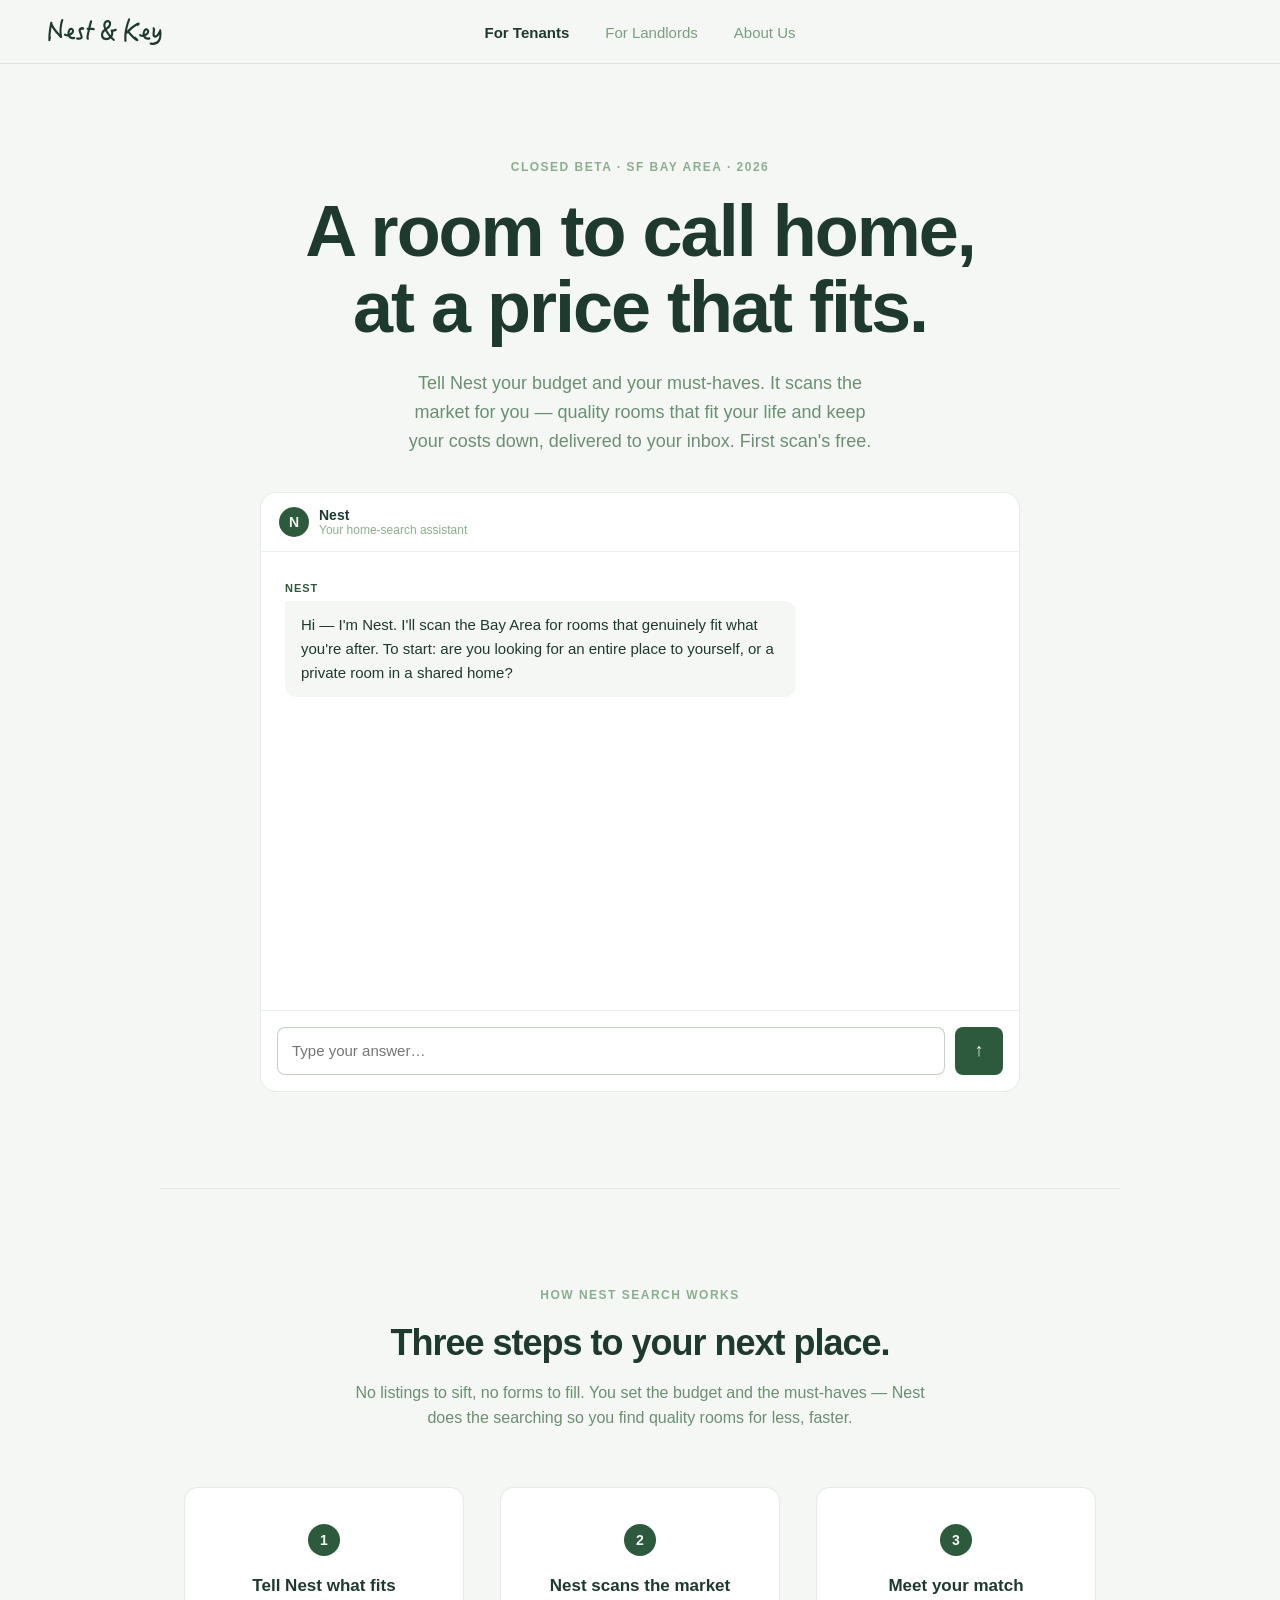
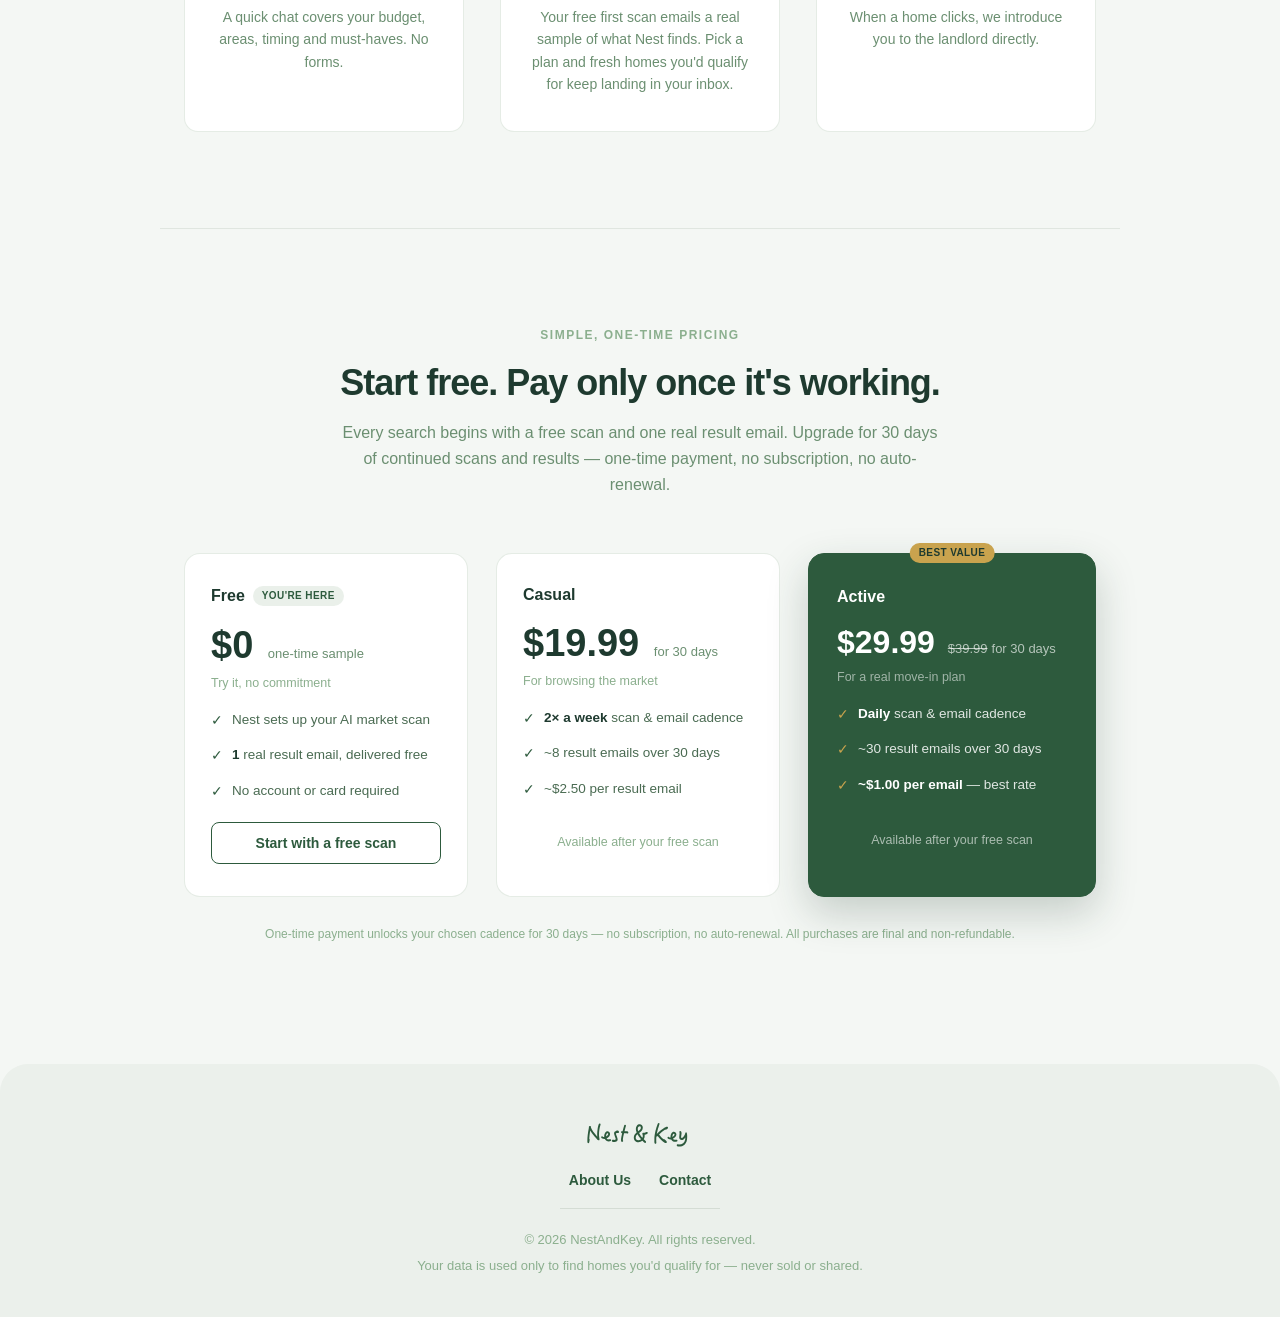
<file: index.html>
<!DOCTYPE html>
<html lang="en">
<head>
  <meta charset="UTF-8" />
  <meta name="viewport" content="width=device-width, initial-scale=1.0" />
  <title>Find a Room to Call Home — For Less | Nest &amp; Key</title>
  <meta name="description" content="Put a smart search to work for you. Tell Nest your budget and must-haves — your first market scan is free, with real rooms landing in your inbox. Nest &amp; Key helps Bay Area renters find quality rooms for less." />
  <link rel="stylesheet" href="/styles.css" />
</head>
<body>

  <nav>
    <div class="nav-left">
      <button class="hamburger" id="hamburger" onclick="toggleMenu()" aria-label="Menu">
        <span></span><span></span><span></span>
      </button>
      <a class="nav-logo" href="/">
        <svg width="120" height="34" viewBox="40 88 160 55" fill="none" xmlns="http://www.w3.org/2000/svg" style="display:block;">
          <path d="M206.475 119.691C206.475 126.019 204.839 130.495 201.611 133.25C198.942 135.488 195.542 136.65 191.324 136.65C188.655 136.65 187.321 135.832 187.321 134.283C187.321 133.163 187.881 132.604 188.957 132.561C189.473 132.604 190.248 132.69 191.281 132.819C197.866 132.733 201.654 129.849 202.687 124.125C202.902 122.79 203.031 121.413 203.031 119.95C200.75 123.135 198.512 124.727 196.317 124.727C194.939 124.727 193.906 124.297 193.132 123.35C192.314 122.446 191.926 121.284 191.926 119.864C191.926 119.003 192.013 117.625 192.228 115.818C192.443 114.01 192.572 112.719 192.572 111.858C192.572 111.6 192.486 111.255 192.357 110.739C192.185 110.222 192.142 109.878 192.142 109.62C192.142 108.544 192.744 107.984 194.036 107.984C194.724 107.984 195.284 108.458 195.671 109.404C196.015 110.179 196.188 111.126 196.188 112.159C196.188 112.546 196.015 113.752 195.757 115.732C195.499 117.712 195.37 119.046 195.37 119.734C195.37 120.509 195.671 120.897 196.36 120.897C197.307 120.897 198.297 120.251 199.33 118.96C200.104 118.013 201.137 116.334 202.472 113.967C203.117 112.848 203.031 110.524 204.452 110.524C205.786 110.524 206.475 113.795 206.475 116.808V119.691Z" fill="currentColor"/>
          <path d="M188.711 125.976C188.711 127.353 187.248 128.085 184.364 128.085C181.093 128.085 178.682 126.621 177.133 123.652H175.842C174.723 123.652 173.647 123.436 172.528 122.963C171.064 122.36 170.375 121.586 170.375 120.639C170.375 119.434 170.935 118.831 172.054 118.831C172.312 118.831 172.743 119.046 173.345 119.477C173.948 119.907 174.507 120.122 175.11 120.122H176.1C175.971 119.39 175.928 118.788 175.928 118.357C175.928 116.291 176.444 114.355 177.477 112.547C178.682 110.438 180.189 109.362 182.04 109.362C183.116 109.362 184.149 109.878 185.182 110.911C186.215 111.944 186.731 113.106 186.731 114.312C186.731 117.497 184.579 120.251 180.275 122.576C181.308 123.824 182.427 124.426 183.718 124.426C184.063 124.426 184.622 124.383 185.354 124.297C186.086 124.211 186.645 124.125 186.989 124.125C187.42 124.125 187.85 124.34 188.195 124.685C188.539 125.115 188.711 125.545 188.711 125.976ZM183.331 114.484C183.331 114.139 183.159 113.838 182.901 113.494C182.556 113.236 182.212 113.063 181.868 113.063C181.093 113.063 180.49 113.709 180.06 115C179.629 116.076 179.457 117.195 179.457 118.357V119.132C182.04 117.454 183.331 115.904 183.331 114.484Z" fill="currentColor"/>
          <path d="M171.391 102.217C171.391 103.422 170.659 104.326 169.282 105.014C168.206 105.617 167.603 105.875 167.431 105.875C167.216 105.875 166.829 105.746 166.226 105.488C162.395 107.769 158.608 110.782 154.906 114.527C156.068 116.162 157.446 117.798 159.038 119.433C160.803 121.327 162.266 122.662 163.471 123.393C163.816 123.393 163.988 123.35 164.074 123.35C164.461 123.35 164.892 123.565 165.365 123.953L167.905 126.234C168.808 127.052 169.282 127.783 169.282 128.386C169.282 128.86 169.11 129.29 168.765 129.677C168.378 130.065 167.948 130.28 167.474 130.28C166.656 130.28 165.666 129.849 164.461 129.075C160.458 126.406 156.413 122.403 152.367 117.109C151.635 117.755 150.86 118.185 150.085 118.357C149.87 120.38 149.784 122.231 149.784 123.867C149.784 125.933 149.784 127.396 149.87 128.171C149.87 128.343 149.87 128.644 149.956 129.032C149.999 129.462 150.042 129.72 150.042 129.849C150.042 130.28 149.87 130.667 149.569 131.012C149.225 131.356 148.88 131.528 148.45 131.528C147.761 131.528 147.202 131.141 146.814 130.452C146.47 129.893 146.341 129.29 146.341 128.515C146.341 128.085 146.341 127.009 146.384 125.244C146.384 123.522 146.384 122.575 146.384 122.317C146.384 118.486 147.029 113.795 148.321 108.243C149.483 103.121 150.903 98.6442 152.539 94.8135C152.969 93.8666 153.486 93.3501 154.131 93.3501C155.25 93.3501 155.853 93.8666 155.853 94.8996C155.853 95.2439 155.38 96.7934 154.476 99.5051C153.4 102.733 152.84 104.498 152.754 104.756C151.893 107.769 151.248 110.653 150.774 113.494L154.949 109.534C156.8 107.812 159.21 105.918 162.223 103.938C165.709 101.528 168.163 100.323 169.626 100.323C170.057 100.323 170.444 100.538 170.788 100.925C171.176 101.313 171.391 101.743 171.391 102.217Z" fill="currentColor"/>
          <path d="M134.182 111.556C134.182 112.159 134.053 112.633 133.881 112.891C133.622 113.192 133.235 113.493 132.632 113.752C131.599 114.311 130.222 114.785 128.457 115.172C128.543 115.904 128.586 116.678 128.586 117.453C128.586 119.562 127.984 121.585 126.865 123.479C127.769 124.254 129.017 125.459 130.652 127.051C130.911 127.439 131.083 127.912 131.083 128.429C131.083 129.548 130.48 130.107 129.318 130.107C128.629 130.107 127.037 128.816 124.454 126.148C122.044 127.912 119.634 128.773 117.137 128.773C114.641 128.773 112.618 127.998 111.025 126.449C109.433 124.899 108.658 122.876 108.658 120.294C108.658 118.142 109.089 116.334 110.036 114.828C110.724 113.709 111.972 112.374 113.866 110.782C112.833 108.113 112.36 106.09 112.36 104.627C112.36 102.302 112.962 100.323 114.254 98.6009C115.545 96.8362 117.31 95.9323 119.462 95.9323C121.097 95.9323 122.431 96.4919 123.508 97.6109C124.584 98.687 125.143 100.064 125.143 101.786C125.143 104.11 124.454 106.09 123.12 107.726C122.302 108.759 120.71 110.179 118.299 111.901C119.591 114.354 120.796 116.248 121.872 117.582L124.282 120.724C124.885 119.605 125.186 118.529 125.186 117.453C125.186 116.851 125.014 115.99 124.756 114.914C124.411 113.881 124.282 113.278 124.282 113.02C124.282 112.546 124.454 112.159 124.885 111.815C125.229 111.513 125.66 111.341 126.09 111.341C126.176 111.341 126.434 111.384 126.779 111.427C127.08 111.513 127.295 111.513 127.424 111.513C127.941 111.513 129.017 111.212 130.695 110.523C131.47 110.222 132.159 110.05 132.804 110.05C133.149 110.05 133.45 110.222 133.794 110.523C134.053 110.825 134.182 111.169 134.182 111.556ZM121.571 102.259C121.571 101.571 121.398 100.925 121.097 100.366C120.753 99.8922 120.322 99.6339 119.806 99.6339C117.223 99.6339 115.932 101.269 115.932 104.455C115.932 105.574 116.19 106.951 116.707 108.587C119.935 106.521 121.571 104.412 121.571 102.259ZM121.958 123.393C118.859 119.433 116.664 116.334 115.416 114.053C113.221 115.947 112.145 117.927 112.145 119.993C112.145 121.542 112.532 122.79 113.307 123.737C114.081 124.641 115.244 125.072 116.707 125.072C118.558 125.072 120.322 124.512 121.958 123.393Z" fill="currentColor"/>
          <path d="M98.6138 110.782C98.6138 111.299 98.4416 111.772 98.1403 112.203C97.796 112.633 97.4086 112.848 97.0212 112.848C96.4186 112.848 95.8591 112.676 95.4287 112.246C95.1274 112.246 94.3957 112.246 93.1905 112.203C91.9854 112.203 91.2106 112.16 90.7802 112.16C90.0055 115.517 89.532 117.583 89.3598 118.401C88.8433 120.811 88.5851 123.006 88.499 124.9C88.9294 125.244 89.1446 125.718 89.1446 126.406C89.1446 126.837 88.9294 127.224 88.5421 127.612C88.1116 127.956 87.7243 128.128 87.2939 128.128C85.8735 128.128 85.1848 126.923 85.1848 124.599C85.1848 123.307 85.4431 121.241 86.0026 118.444L87.2939 112.246C85.9596 112.246 85.3139 111.643 85.3139 110.395C85.3139 109.62 85.5722 109.104 86.0887 108.845C86.433 108.673 87.0786 108.544 88.1116 108.544C89.2307 103.982 90.1776 100.452 90.9524 97.8697C91.2106 96.9658 91.7271 96.4924 92.5019 96.4924C93.6209 96.4924 94.2235 97.138 94.3527 98.4292C94.0944 99.3331 93.7501 100.366 93.3627 101.571C92.8462 103.336 92.2867 105.617 91.6841 108.458C91.9854 108.458 93.0614 108.501 94.8691 108.544C97.3656 108.673 98.6138 109.405 98.6138 110.782Z" fill="currentColor"/>
          <path d="M81.4732 110.265C81.4732 110.782 81.301 111.169 80.9998 111.428C80.6554 111.772 80.268 111.901 79.8376 111.901C79.6224 111.901 79.235 111.901 78.7186 111.815C78.2021 111.815 77.8147 111.772 77.5564 111.772C76.4374 111.772 75.8778 112.202 75.8778 113.02C75.8778 113.537 76.3943 115.129 77.4704 117.798C78.5033 120.509 79.0629 122.532 79.0629 123.824C79.0629 125.072 78.5464 126.062 77.5564 126.88C76.4374 127.697 74.9309 128.128 73.0371 128.128C69.9381 128.128 68.4316 127.482 68.4316 126.277C68.4316 125.803 68.5608 125.33 68.9051 124.9C69.1633 124.469 69.5077 124.211 69.895 124.211C69.9811 124.211 70.4546 124.297 71.3154 124.383C72.1762 124.512 72.908 124.555 73.4245 124.555C74.8448 124.555 75.5765 124.082 75.5765 123.049C75.5765 122.446 75.017 120.811 73.984 118.228C72.951 115.646 72.4345 113.709 72.4345 112.504C72.4345 110.524 73.4244 109.146 75.4474 108.415C75.8778 107.726 76.6956 107.339 77.9868 107.339C79.9668 107.339 81.0428 107.984 81.215 109.275C81.3871 109.62 81.4732 109.964 81.4732 110.265Z" fill="currentColor"/>
          <path d="M67.1106 125.115C67.1106 126.492 65.6472 127.224 62.7634 127.224C59.4922 127.224 57.0819 125.761 55.5324 122.791H54.2412C53.1221 122.791 52.0461 122.576 50.927 122.102C49.4636 121.5 48.7749 120.725 48.7749 119.778C48.7749 118.573 49.3344 117.97 50.4535 117.97C50.7118 117.97 51.1422 118.185 51.7448 118.616C52.3473 119.046 52.9069 119.261 53.5095 119.261H54.4994C54.3703 118.53 54.3273 117.927 54.3273 117.497C54.3273 115.431 54.8438 113.494 55.8767 111.686C57.0819 109.577 58.5884 108.501 60.4391 108.501C61.5152 108.501 62.5482 109.018 63.5812 110.051C64.6142 111.084 65.1307 112.246 65.1307 113.451C65.1307 116.636 62.9786 119.391 58.6744 121.715C59.7074 122.963 60.8265 123.566 62.1178 123.566C62.4621 123.566 63.0216 123.523 63.7533 123.437C64.485 123.35 65.0446 123.264 65.3889 123.264C65.8193 123.264 66.2497 123.48 66.5941 123.824C66.9384 124.254 67.1106 124.685 67.1106 125.115ZM61.7304 113.623C61.7304 113.279 61.5582 112.977 61.3 112.633C60.9556 112.375 60.6113 112.203 60.267 112.203C59.4922 112.203 58.8897 112.848 58.4592 114.14C58.0288 115.216 57.8567 116.335 57.8567 117.497V118.272C60.4391 116.593 61.7304 115.043 61.7304 113.623Z" fill="currentColor"/>
          <path d="M47.7147 96.2768C47.7147 96.535 47.5856 97.0515 47.3704 97.7833C45.6487 103.207 44.8309 109.146 44.8309 115.603C44.8309 116.549 45.0892 118.874 45.6918 122.575C45.7778 123.178 45.8209 123.479 45.8209 123.522C45.8209 124.727 45.2183 125.287 44.0562 125.287C43.7549 125.287 43.4106 125.158 42.9801 124.813C42.6358 124.77 42.2054 124.426 41.6028 123.824C41.4306 123.651 40.2685 122.317 38.0734 119.735C35.4909 116.765 33.8123 114.785 33.0376 113.752C31.402 111.686 29.9816 109.491 28.7765 107.252C27.6574 113.709 27.0978 118.874 27.0118 122.704H27.3991C27.5713 123.049 27.7004 123.393 27.7004 123.78C27.7004 124.857 27.3991 126.664 26.7965 129.247C26.5813 130.108 26.1079 130.538 25.3331 130.538C24.9027 130.538 24.5153 130.323 24.128 129.935C23.6976 129.548 23.5254 129.161 23.5254 128.73V125.115C23.5254 119.089 24.4723 111.212 26.3661 101.528C26.237 101.356 26.194 101.141 26.194 100.925C26.194 100.538 26.4092 100.108 26.9257 99.591C27.4422 99.1176 27.8726 98.8593 28.26 98.8593C28.7765 98.8593 29.2069 99.0315 29.5512 99.3758C29.8955 99.7201 30.0677 100.151 30.0677 100.667C30.0677 100.839 29.9816 101.054 29.8955 101.399C31.445 105.789 35.4048 111.514 41.6889 118.572C41.5167 116.42 41.4737 114.828 41.4737 113.752C41.4737 111.298 41.7319 108.285 42.2915 104.67C42.851 100.753 43.5397 97.8263 44.3575 95.8464C44.7018 94.9855 45.2613 94.5121 46.0361 94.5121C46.4665 94.5121 46.8539 94.7273 47.1982 95.0716C47.5425 95.459 47.7147 95.8464 47.7147 96.2768Z" fill="currentColor"/>
        </svg>
      </a>
    </div>
    <div class="nav-links">
      <a href="/" class="active">For Tenants</a>
      <a href="/landlords">For Landlords</a>
      <a href="/about">About Us</a>
    </div>
  </nav>

  <div class="mobile-menu" id="mobile-menu">
    <a href="/" class="active">For Tenants</a>
    <a href="/landlords">For Landlords</a>
    <a href="/about">About Us</a>
  </div>

  <section id="tenants" class="section-multi">
    <div class="hero-block">
      <span class="tag">Closed Beta · SF Bay Area · 2026</span>
      <h1>A room to call home,<br>at a price that fits.</h1>
      <p class="sub">Tell Nest your budget and your must-haves. It scans the market for you — quality rooms that fit your life and keep your costs down, delivered to your inbox. First scan's free.</p>
      <div class="chat-card" id="chat-card">
        <div class="chat-header">
          <span class="chat-avatar">N</span>
          <div style="display:flex; flex-direction:column;">
            <span class="chat-header-name">Nest</span>
            <span class="chat-header-sub">Your home-search assistant</span>
          </div>
        </div>
        <div class="chat-messages" id="chat-messages">
          <div class="msg nest">
            <div class="msg-label">Nest</div>
            <div class="msg-text">Hi — I'm Nest. I'll scan the Bay Area for rooms that genuinely fit what you're after. To start: are you looking for an entire place to yourself, or a private room in a shared home?</div>
          </div>
        </div>
        <div class="chat-input-row" id="chat-input-row">
          <textarea id="chat-input" placeholder="Type your answer…"></textarea>
          <button class="chat-send" id="chat-send" aria-label="Send">↑</button>
        </div>
      </div>
    </div>

    <div class="content-section centered">
      <span class="tag">How Nest Search works</span>
      <h2 class="section-title">Three steps to your next place.</h2>
      <p class="section-subtitle">No listings to sift, no forms to fill. You set the budget and the must-haves — Nest does the searching so you find quality rooms for less, faster.</p>
      <div class="steps-grid">
        <div class="step-card">
          <span class="step-num">1</span>
          <h3>Tell Nest what fits</h3>
          <p>A quick chat covers your budget, areas, timing and must-haves. No forms.</p>
        </div>
        <div class="step-card">
          <span class="step-num">2</span>
          <h3>Nest scans the market</h3>
          <p>Your free first scan emails a real sample of what Nest finds. Pick a plan and fresh homes you'd qualify for keep landing in your inbox.</p>
        </div>
        <div class="step-card">
          <span class="step-num">3</span>
          <h3>Meet your match</h3>
          <p>When a home clicks, we introduce you to the landlord directly.</p>
        </div>
      </div>
    </div>

    <div class="content-section centered">
      <span class="tag">Simple, one-time pricing</span>
      <h2 class="section-title">Start free. Pay only once it's working.</h2>
      <p class="section-subtitle">Every search begins with a free scan and one real result email. Upgrade for 30 days of continued scans and results — one-time payment, no subscription, no auto-renewal.</p>
      <div class="pricing-cards">

        <div class="pricing-card">
          <div style="display:flex; align-items:center; gap:8px; line-height:1;">
            <span class="pricing-plan">Free</span>
            <span class="pricing-badge here">You're here</span>
          </div>
          <div>
            <div class="pricing-price">$0 <span>one-time sample</span></div>
            <div class="pricing-caption">Try it, no commitment</div>
          </div>
          <ul class="pricing-features">
            <li>Nest sets up your AI market scan</li>
            <li><span><strong>1</strong> real result email, delivered free</span></li>
            <li>No account or card required</li>
          </ul>
          <a class="pricing-cta outline" href="#chat-card" onclick="const hero = document.querySelector('#tenants .hero-block'); if (hero) { window.scrollTo({ top: hero.getBoundingClientRect().top + window.scrollY - 24, behavior: 'smooth' }); const input = document.getElementById('chat-input'); if (input) setTimeout(() => input.focus(), 400); } return false;">Start with a free scan</a>
        </div>

        <div class="pricing-card">
          <div>
            <div class="pricing-plan">Casual</div>
          </div>
          <div>
            <div class="pricing-price">$19.99 <span>for 30 days</span></div>
            <div class="pricing-caption">For browsing the market</div>
          </div>
          <ul class="pricing-features">
            <li><span><strong>2× a week</strong> scan &amp; email cadence</span></li>
            <li>~8 result emails over 30 days</li>
            <li>~$2.50 per result email</li>
          </ul>
          <p class="pricing-hint">Available after your free scan</p>
        </div>

        <div class="pricing-card active-card">
          <span class="pricing-badge best">Best value</span>
          <div>
            <div class="pricing-plan">Active</div>
          </div>
          <div>
            <div class="pricing-price">$29.99 <span class="pricing-strike">$39.99</span><span>for 30 days</span></div>
            <div class="pricing-caption">For a real move-in plan</div>
          </div>
          <ul class="pricing-features">
            <li><span><strong>Daily</strong> scan &amp; email cadence</span></li>
            <li>~30 result emails over 30 days</li>
            <li><span><strong>~$1.00 per email</strong> — best rate</span></li>
          </ul>
          <p class="pricing-hint">Available after your free scan</p>
        </div>

      </div>
      <p class="pricing-footer">One-time payment unlocks your chosen cadence for 30 days — no subscription, no auto-renewal. All purchases are final and non-refundable.</p>
    </div>

  </section>

  <footer>
    <a class="footer-mark footer-logo" href="/">
      <svg width="120" height="34" viewBox="40 88 160 55" fill="none" xmlns="http://www.w3.org/2000/svg" style="display:block;">
        <path d="M206.475 119.691C206.475 126.019 204.839 130.495 201.611 133.25C198.942 135.488 195.542 136.65 191.324 136.65C188.655 136.65 187.321 135.832 187.321 134.283C187.321 133.163 187.881 132.604 188.957 132.561C189.473 132.604 190.248 132.69 191.281 132.819C197.866 132.733 201.654 129.849 202.687 124.125C202.902 122.79 203.031 121.413 203.031 119.95C200.75 123.135 198.512 124.727 196.317 124.727C194.939 124.727 193.906 124.297 193.132 123.35C192.314 122.446 191.926 121.284 191.926 119.864C191.926 119.003 192.013 117.625 192.228 115.818C192.443 114.01 192.572 112.719 192.572 111.858C192.572 111.6 192.486 111.255 192.357 110.739C192.185 110.222 192.142 109.878 192.142 109.62C192.142 108.544 192.744 107.984 194.036 107.984C194.724 107.984 195.284 108.458 195.671 109.404C196.015 110.179 196.188 111.126 196.188 112.159C196.188 112.546 196.015 113.752 195.757 115.732C195.499 117.712 195.37 119.046 195.37 119.734C195.37 120.509 195.671 120.897 196.36 120.897C197.307 120.897 198.297 120.251 199.33 118.96C200.104 118.013 201.137 116.334 202.472 113.967C203.117 112.848 203.031 110.524 204.452 110.524C205.786 110.524 206.475 113.795 206.475 116.808V119.691Z" fill="currentColor"/>
        <path d="M188.711 125.976C188.711 127.353 187.248 128.085 184.364 128.085C181.093 128.085 178.682 126.621 177.133 123.652H175.842C174.723 123.652 173.647 123.436 172.528 122.963C171.064 122.36 170.375 121.586 170.375 120.639C170.375 119.434 170.935 118.831 172.054 118.831C172.312 118.831 172.743 119.046 173.345 119.477C173.948 119.907 174.507 120.122 175.11 120.122H176.1C175.971 119.39 175.928 118.788 175.928 118.357C175.928 116.291 176.444 114.355 177.477 112.547C178.682 110.438 180.189 109.362 182.04 109.362C183.116 109.362 184.149 109.878 185.182 110.911C186.215 111.944 186.731 113.106 186.731 114.312C186.731 117.497 184.579 120.251 180.275 122.576C181.308 123.824 182.427 124.426 183.718 124.426C184.063 124.426 184.622 124.383 185.354 124.297C186.086 124.211 186.645 124.125 186.989 124.125C187.42 124.125 187.85 124.34 188.195 124.685C188.539 125.115 188.711 125.545 188.711 125.976ZM183.331 114.484C183.331 114.139 183.159 113.838 182.901 113.494C182.556 113.236 182.212 113.063 181.868 113.063C181.093 113.063 180.49 113.709 180.06 115C179.629 116.076 179.457 117.195 179.457 118.357V119.132C182.04 117.454 183.331 115.904 183.331 114.484Z" fill="currentColor"/>
        <path d="M171.391 102.217C171.391 103.422 170.659 104.326 169.282 105.014C168.206 105.617 167.603 105.875 167.431 105.875C167.216 105.875 166.829 105.746 166.226 105.488C162.395 107.769 158.608 110.782 154.906 114.527C156.068 116.162 157.446 117.798 159.038 119.433C160.803 121.327 162.266 122.662 163.471 123.393C163.816 123.393 163.988 123.35 164.074 123.35C164.461 123.35 164.892 123.565 165.365 123.953L167.905 126.234C168.808 127.052 169.282 127.783 169.282 128.386C169.282 128.86 169.11 129.29 168.765 129.677C168.378 130.065 167.948 130.28 167.474 130.28C166.656 130.28 165.666 129.849 164.461 129.075C160.458 126.406 156.413 122.403 152.367 117.109C151.635 117.755 150.86 118.185 150.085 118.357C149.87 120.38 149.784 122.231 149.784 123.867C149.784 125.933 149.784 127.396 149.87 128.171C149.87 128.343 149.87 128.644 149.956 129.032C149.999 129.462 150.042 129.72 150.042 129.849C150.042 130.28 149.87 130.667 149.569 131.012C149.225 131.356 148.88 131.528 148.45 131.528C147.761 131.528 147.202 131.141 146.814 130.452C146.47 129.893 146.341 129.29 146.341 128.515C146.341 128.085 146.341 127.009 146.384 125.244C146.384 123.522 146.384 122.575 146.384 122.317C146.384 118.486 147.029 113.795 148.321 108.243C149.483 103.121 150.903 98.6442 152.539 94.8135C152.969 93.8666 153.486 93.3501 154.131 93.3501C155.25 93.3501 155.853 93.8666 155.853 94.8996C155.853 95.2439 155.38 96.7934 154.476 99.5051C153.4 102.733 152.84 104.498 152.754 104.756C151.893 107.769 151.248 110.653 150.774 113.494L154.949 109.534C156.8 107.812 159.21 105.918 162.223 103.938C165.709 101.528 168.163 100.323 169.626 100.323C170.057 100.323 170.444 100.538 170.788 100.925C171.176 101.313 171.391 101.743 171.391 102.217Z" fill="currentColor"/>
        <path d="M134.182 111.556C134.182 112.159 134.053 112.633 133.881 112.891C133.622 113.192 133.235 113.493 132.632 113.752C131.599 114.311 130.222 114.785 128.457 115.172C128.543 115.904 128.586 116.678 128.586 117.453C128.586 119.562 127.984 121.585 126.865 123.479C127.769 124.254 129.017 125.459 130.652 127.051C130.911 127.439 131.083 127.912 131.083 128.429C131.083 129.548 130.48 130.107 129.318 130.107C128.629 130.107 127.037 128.816 124.454 126.148C122.044 127.912 119.634 128.773 117.137 128.773C114.641 128.773 112.618 127.998 111.025 126.449C109.433 124.899 108.658 122.876 108.658 120.294C108.658 118.142 109.089 116.334 110.036 114.828C110.724 113.709 111.972 112.374 113.866 110.782C112.833 108.113 112.36 106.09 112.36 104.627C112.36 102.302 112.962 100.323 114.254 98.6009C115.545 96.8362 117.31 95.9323 119.462 95.9323C121.097 95.9323 122.431 96.4919 123.508 97.6109C124.584 98.687 125.143 100.064 125.143 101.786C125.143 104.11 124.454 106.09 123.12 107.726C122.302 108.759 120.71 110.179 118.299 111.901C119.591 114.354 120.796 116.248 121.872 117.582L124.282 120.724C124.885 119.605 125.186 118.529 125.186 117.453C125.186 116.851 125.014 115.99 124.756 114.914C124.411 113.881 124.282 113.278 124.282 113.02C124.282 112.546 124.454 112.159 124.885 111.815C125.229 111.513 125.66 111.341 126.09 111.341C126.176 111.341 126.434 111.384 126.779 111.427C127.08 111.513 127.295 111.513 127.424 111.513C127.941 111.513 129.017 111.212 130.695 110.523C131.47 110.222 132.159 110.05 132.804 110.05C133.149 110.05 133.45 110.222 133.794 110.523C134.053 110.825 134.182 111.169 134.182 111.556ZM121.571 102.259C121.571 101.571 121.398 100.925 121.097 100.366C120.753 99.8922 120.322 99.6339 119.806 99.6339C117.223 99.6339 115.932 101.269 115.932 104.455C115.932 105.574 116.19 106.951 116.707 108.587C119.935 106.521 121.571 104.412 121.571 102.259ZM121.958 123.393C118.859 119.433 116.664 116.334 115.416 114.053C113.221 115.947 112.145 117.927 112.145 119.993C112.145 121.542 112.532 122.79 113.307 123.737C114.081 124.641 115.244 125.072 116.707 125.072C118.558 125.072 120.322 124.512 121.958 123.393Z" fill="currentColor"/>
        <path d="M98.6138 110.782C98.6138 111.299 98.4416 111.772 98.1403 112.203C97.796 112.633 97.4086 112.848 97.0212 112.848C96.4186 112.848 95.8591 112.676 95.4287 112.246C95.1274 112.246 94.3957 112.246 93.1905 112.203C91.9854 112.203 91.2106 112.16 90.7802 112.16C90.0055 115.517 89.532 117.583 89.3598 118.401C88.8433 120.811 88.5851 123.006 88.499 124.9C88.9294 125.244 89.1446 125.718 89.1446 126.406C89.1446 126.837 88.9294 127.224 88.5421 127.612C88.1116 127.956 87.7243 128.128 87.2939 128.128C85.8735 128.128 85.1848 126.923 85.1848 124.599C85.1848 123.307 85.4431 121.241 86.0026 118.444L87.2939 112.246C85.9596 112.246 85.3139 111.643 85.3139 110.395C85.3139 109.62 85.5722 109.104 86.0887 108.845C86.433 108.673 87.0786 108.544 88.1116 108.544C89.2307 103.982 90.1776 100.452 90.9524 97.8697C91.2106 96.9658 91.7271 96.4924 92.5019 96.4924C93.6209 96.4924 94.2235 97.138 94.3527 98.4292C94.0944 99.3331 93.7501 100.366 93.3627 101.571C92.8462 103.336 92.2867 105.617 91.6841 108.458C91.9854 108.458 93.0614 108.501 94.8691 108.544C97.3656 108.673 98.6138 109.405 98.6138 110.782Z" fill="currentColor"/>
        <path d="M81.4732 110.265C81.4732 110.782 81.301 111.169 80.9998 111.428C80.6554 111.772 80.268 111.901 79.8376 111.901C79.6224 111.901 79.235 111.901 78.7186 111.815C78.2021 111.815 77.8147 111.772 77.5564 111.772C76.4374 111.772 75.8778 112.202 75.8778 113.02C75.8778 113.537 76.3943 115.129 77.4704 117.798C78.5033 120.509 79.0629 122.532 79.0629 123.824C79.0629 125.072 78.5464 126.062 77.5564 126.88C76.4374 127.697 74.9309 128.128 73.0371 128.128C69.9381 128.128 68.4316 127.482 68.4316 126.277C68.4316 125.803 68.5608 125.33 68.9051 124.9C69.1633 124.469 69.5077 124.211 69.895 124.211C69.9811 124.211 70.4546 124.297 71.3154 124.383C72.1762 124.512 72.908 124.555 73.4245 124.555C74.8448 124.555 75.5765 124.082 75.5765 123.049C75.5765 122.446 75.017 120.811 73.984 118.228C72.951 115.646 72.4345 113.709 72.4345 112.504C72.4345 110.524 73.4244 109.146 75.4474 108.415C75.8778 107.726 76.6956 107.339 77.9868 107.339C79.9668 107.339 81.0428 107.984 81.215 109.275C81.3871 109.62 81.4732 109.964 81.4732 110.265Z" fill="currentColor"/>
        <path d="M67.1106 125.115C67.1106 126.492 65.6472 127.224 62.7634 127.224C59.4922 127.224 57.0819 125.761 55.5324 122.791H54.2412C53.1221 122.791 52.0461 122.576 50.927 122.102C49.4636 121.5 48.7749 120.725 48.7749 119.778C48.7749 118.573 49.3344 117.97 50.4535 117.97C50.7118 117.97 51.1422 118.185 51.7448 118.616C52.3473 119.046 52.9069 119.261 53.5095 119.261H54.4994C54.3703 118.53 54.3273 117.927 54.3273 117.497C54.3273 115.431 54.8438 113.494 55.8767 111.686C57.0819 109.577 58.5884 108.501 60.4391 108.501C61.5152 108.501 62.5482 109.018 63.5812 110.051C64.6142 111.084 65.1307 112.246 65.1307 113.451C65.1307 116.636 62.9786 119.391 58.6744 121.715C59.7074 122.963 60.8265 123.566 62.1178 123.566C62.4621 123.566 63.0216 123.523 63.7533 123.437C64.485 123.35 65.0446 123.264 65.3889 123.264C65.8193 123.264 66.2497 123.48 66.5941 123.824C66.9384 124.254 67.1106 124.685 67.1106 125.115ZM61.7304 113.623C61.7304 113.279 61.5582 112.977 61.3 112.633C60.9556 112.375 60.6113 112.203 60.267 112.203C59.4922 112.203 58.8897 112.848 58.4592 114.14C58.0288 115.216 57.8567 116.335 57.8567 117.497V118.272C60.4391 116.593 61.7304 115.043 61.7304 113.623Z" fill="currentColor"/>
        <path d="M47.7147 96.2768C47.7147 96.535 47.5856 97.0515 47.3704 97.7833C45.6487 103.207 44.8309 109.146 44.8309 115.603C44.8309 116.549 45.0892 118.874 45.6918 122.575C45.7778 123.178 45.8209 123.479 45.8209 123.522C45.8209 124.727 45.2183 125.287 44.0562 125.287C43.7549 125.287 43.4106 125.158 42.9801 124.813C42.6358 124.77 42.2054 124.426 41.6028 123.824C41.4306 123.651 40.2685 122.317 38.0734 119.735C35.4909 116.765 33.8123 114.785 33.0376 113.752C31.402 111.686 29.9816 109.491 28.7765 107.252C27.6574 113.709 27.0978 118.874 27.0118 122.704H27.3991C27.5713 123.049 27.7004 123.393 27.7004 123.78C27.7004 124.857 27.3991 126.664 26.7965 129.247C26.5813 130.108 26.1079 130.538 25.3331 130.538C24.9027 130.538 24.5153 130.323 24.128 129.935C23.6976 129.548 23.5254 129.161 23.5254 128.73V125.115C23.5254 119.089 24.4723 111.212 26.3661 101.528C26.237 101.356 26.194 101.141 26.194 100.925C26.194 100.538 26.4092 100.108 26.9257 99.591C27.4422 99.1176 27.8726 98.8593 28.26 98.8593C28.7765 98.8593 29.2069 99.0315 29.5512 99.3758C29.8955 99.7201 30.0677 100.151 30.0677 100.667C30.0677 100.839 29.9816 101.054 29.8955 101.399C31.445 105.789 35.4048 111.514 41.6889 118.572C41.5167 116.42 41.4737 114.828 41.4737 113.752C41.4737 111.298 41.7319 108.285 42.2915 104.67C42.851 100.753 43.5397 97.8263 44.3575 95.8464C44.7018 94.9855 45.2613 94.5121 46.0361 94.5121C46.4665 94.5121 46.8539 94.7273 47.1982 95.0716C47.5425 95.459 47.7147 95.8464 47.7147 96.2768Z" fill="currentColor"/>
      </svg>
    </a>
    <div class="footer-links">
      <a href="/about">About Us</a>
      <a href="mailto:hello@nestandkey.ai">Contact</a>
    </div>
    <div class="footer-divider"></div>
    <div class="footer-meta">© 2026 NestAndKey. All rights reserved.<span class="footer-privacy">Your data is used only to find homes you'd qualify for — never sold or shared.</span></div>
  </footer>

  <script src="/shared.js"></script>
  <script>
    let chatState = {
      roomType:'', location:'', budget:'', stay:'', commute:'', roomNeeds:'',
      workStatus:'', income:'', credit:'', lifestyle:'', email:''
    };
    let chatHistory = [
      { role: 'assistant', content: "Hi — I'm Nest. I'll scan the Bay Area for rooms that genuinely fit what you're after. To start: are you looking for an entire place to yourself, or a private room in a shared home?" }
    ];

    async function sendChat() {
      const input = document.getElementById('chat-input');
      const text = input.value.trim();
      if (!text) {
        input.classList.remove('shake');
        void input.offsetWidth;
        input.classList.add('shake');
        input.addEventListener('animationend', () => input.classList.remove('shake'), { once: true });
        return;
      }

      appendMsg('user', text);
      chatHistory.push({ role: 'user', content: text });
      input.value = '';
      setChatEnabled(false);

      const box = document.getElementById('chat-messages');
      const typing = document.createElement('div');
      typing.className = 'msg nest typing-indicator';
      typing.innerHTML = '<div class="typing-dots"><span></span><span></span><span></span></div>';
      box.appendChild(typing);
      box.scrollTop = box.scrollHeight;

      try {
        const res = await fetch('/api/chat', {
          method: 'POST',
          headers: { 'content-type': 'application/json' },
          body: JSON.stringify({ messages: chatHistory, state: chatState })
        });
        typing.remove();
        if (!res.ok) throw new Error('api error');
        const data = await res.json();
        // Protective merge: never overwrite a filled field with an empty string from the API
        for (const [k, v] of Object.entries(data.state)) {
          if (v !== '' && v !== null && v !== undefined) chatState[k] = v;
        }
        chatHistory.push({ role: 'assistant', content: data.reply });
        appendMsg('nest', data.reply);
        updateNestSummary();

        if (data.ready) {
          showStartButton();
        } else {
          setChatEnabled(true);
        }
      } catch (err) {
        typing.remove();
        appendNestError();
        setChatEnabled(true);
      }
    }

    function updateNestSummary() {
      const summaryEl = document.getElementById('chat-summary-card');
      if (!summaryEl) return;
      const fieldLabels = [
        ['roomType', 'Room type'], ['location', 'Location'], ['budget', 'Budget'],
        ['stay', 'Move-in & stay'], ['commute', 'Commute'], ['roomNeeds', 'Room needs'],
        ['workStatus', 'Work / study'], ['income', 'Income'], ['credit', 'Credit'],
        ['lifestyle', 'Lifestyle'], ['email', 'Email'],
      ];
      const rowsHtml = fieldLabels
        .filter(([key]) => (chatState[key] || '').trim() !== '')
        .map(([key, label]) => `<div class="chat-summary-row"><span class="chat-summary-label">${label}</span><span class="chat-summary-value">${chatState[key]}</span></div>`)
        .join('');
      const rowsEl = summaryEl.querySelector('.chat-summary-rows');
      if (rowsEl) rowsEl.innerHTML = rowsHtml;
    }

    function appendNestError() {
      const box = document.getElementById('chat-messages');
      const div = document.createElement('div');
      div.className = 'msg error';
      div.innerHTML = '<div class="msg-label">Nest</div><div class="msg-text">Something went wrong. <button class="msg-retry-btn" onclick="retryLastMessage()">Retry</button></div>';
      box.appendChild(div);
      box.scrollTop = box.scrollHeight;
    }

    function retryLastMessage() {
      const box = document.getElementById('chat-messages');
      const err = box.querySelector('.msg.error');
      if (err) err.remove();

      setChatEnabled(false);
      const typing = document.createElement('div');
      typing.className = 'msg nest typing-indicator';
      typing.innerHTML = '<div class="typing-dots"><span></span><span></span><span></span></div>';
      box.appendChild(typing);
      box.scrollTop = box.scrollHeight;

      fetch('/api/chat', {
        method: 'POST',
        headers: { 'content-type': 'application/json' },
        body: JSON.stringify({ messages: chatHistory, state: chatState })
      })
        .then(res => { typing.remove(); if (!res.ok) throw new Error(); return res.json(); })
        .then(data => {
          for (const [k, v] of Object.entries(data.state)) {
            if (v !== '' && v !== null && v !== undefined) chatState[k] = v;
          }
          chatHistory.push({ role: 'assistant', content: data.reply });
          appendMsg('nest', data.reply);
          updateNestSummary();
          if (data.ready) showStartButton(); else setChatEnabled(true);
        })
        .catch(() => { typing.remove(); appendNestError(); setChatEnabled(true); });
    }

    function showStartButton() {
      const fieldLabels = [
        ['roomType', 'Room type'], ['location', 'Location'], ['budget', 'Budget'],
        ['stay', 'Move-in & stay'], ['commute', 'Commute'], ['roomNeeds', 'Room needs'],
        ['workStatus', 'Work / study'], ['income', 'Income'], ['credit', 'Credit'],
        ['lifestyle', 'Lifestyle'], ['email', 'Email'],
      ];
      const rowsHtml = fieldLabels
        .filter(([key]) => (chatState[key] || '').trim() !== '')
        .map(([key, label]) => `<div class="chat-summary-row"><span class="chat-summary-label">${label}</span><span class="chat-summary-value">${chatState[key]}</span></div>`)
        .join('');

      const existingSummary = document.getElementById('chat-summary-card');
      if (existingSummary) {
        existingSummary.querySelector('.chat-summary-rows').innerHTML = rowsHtml;
        setChatEnabled(true);
        return;
      }

      const card = document.getElementById('chat-card');
      const inputRow = document.getElementById('chat-input-row');

      const summary = document.createElement('div');
      summary.className = 'chat-summary-card';
      summary.id = 'chat-summary-card';
      summary.innerHTML = `<div class="chat-summary-title">Ready to search — here's what I have</div><div class="chat-summary-rows">${rowsHtml}</div>`;

      const hint = document.createElement('p');
      hint.className = 'chat-summary-hint';
      hint.id = 'chat-summary-hint';
      hint.textContent = "Ready? Hit submit to lock in your search — or keep typing to adjust.";

      const btn = document.createElement('button');
      btn.className = 'chat-start-btn';
      btn.id = 'chat-start-btn';
      btn.textContent = 'Submit my search →';
      btn.onclick = submitSearch;

      card.insertBefore(summary, inputRow);
      card.insertBefore(hint, inputRow);
      card.insertBefore(btn, inputRow);
      setChatEnabled(true);
    }

    async function submitSearch() {
      const btn = document.getElementById('chat-start-btn');
      if (btn) { btn.textContent = 'Starting…'; btn.disabled = true; }

      try {
        await fetch(SCRIPT_URL, {
          method: 'POST',
          mode: 'no-cors',
          headers: { 'content-type': 'application/json' },
          body: JSON.stringify({ sheet: 'Searches', ...chatState, roomType: chatState.roomType, timestamp: new Date().toISOString() })
        });
      } catch (_) {}

      document.getElementById('chat-card').innerHTML =
        `<div class="confirm confirm--panel">
          <span class="confirm__medallion">✓</span>
          <div class="confirm__title">You're in</div>
          <p class="confirm__body">Nest is scanning the Bay Area now. First results will land in <strong>${chatState.email}</strong> shortly.</p>
        </div>`;
    }

    function appendMsg(role, text) {
      const box = document.getElementById('chat-messages');
      const div = document.createElement('div');
      div.className = `msg ${role}`;
      div.innerHTML = role === 'nest'
        ? `<div class="msg-label">Nest</div><div class="msg-text">${text}</div>`
        : `<div class="msg-text">${text}</div>`;
      box.appendChild(div);
      box.scrollTop = box.scrollHeight;
    }

    function setChatEnabled(on) {
      const input = document.getElementById('chat-input');
      const btn = document.getElementById('chat-send');
      if (input) input.disabled = !on;
      if (btn) btn.disabled = !on;
    }

    document.getElementById('chat-send').addEventListener('click', sendChat);
    document.getElementById('chat-input').addEventListener('keydown', function(e) {
      if (e.key === 'Enter' && !e.shiftKey) { e.preventDefault(); sendChat(); }
    });
    initChatKeyboardFix('chat-input', 'chat-messages', 'chat-input-row');
  </script>

</body>
</html>
</file>
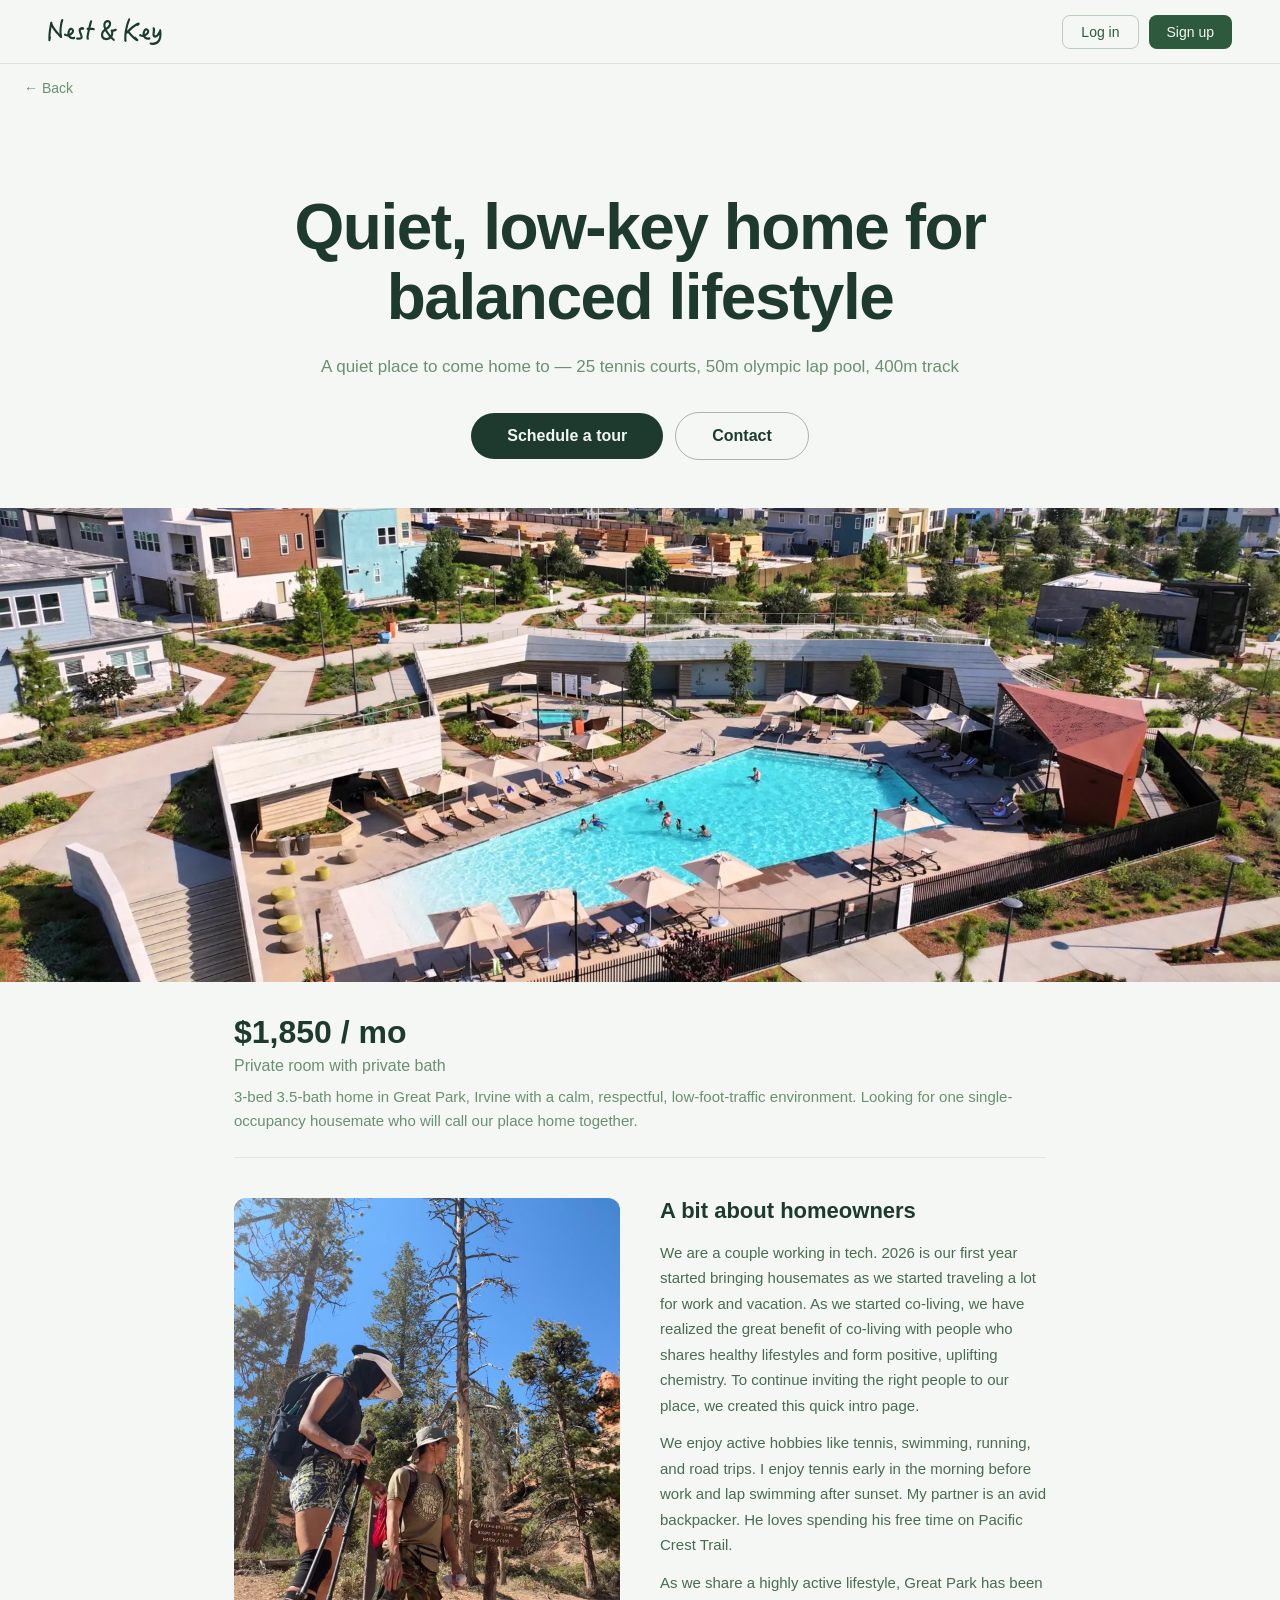
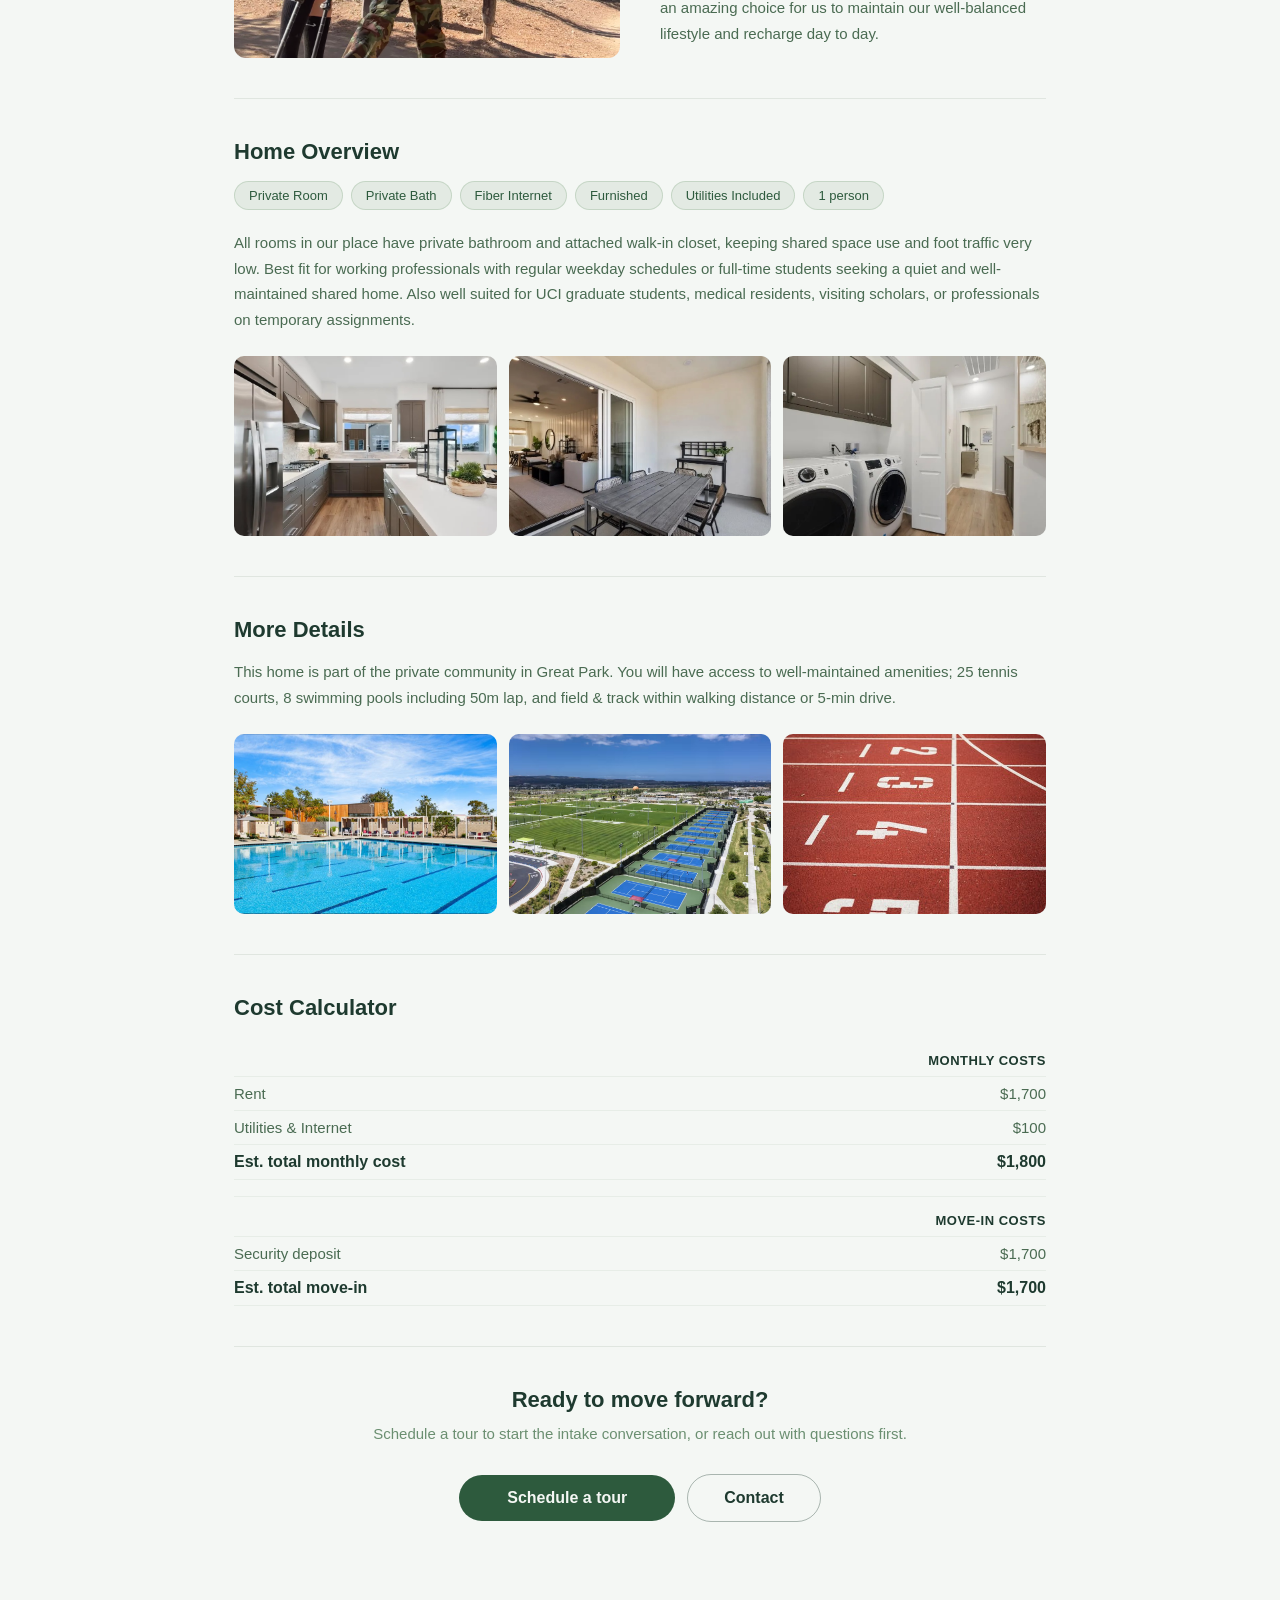
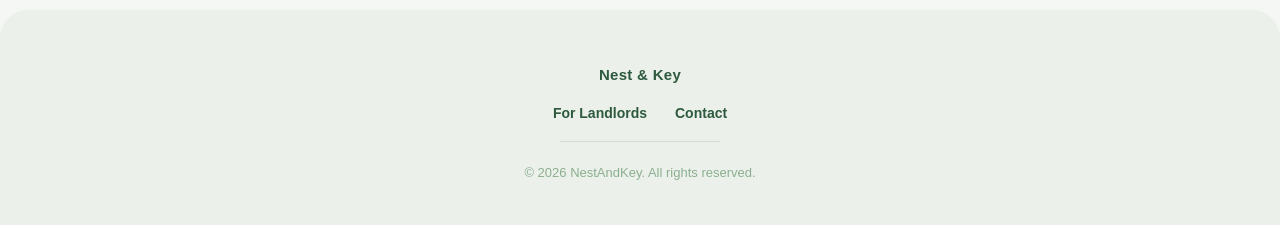
<file: listing-sample-socal/index.html>
<!DOCTYPE html>
<html lang="en">
<head>
  <meta charset="UTF-8" />
  <meta name="viewport" content="width=device-width, initial-scale=1.0" />
  <title>Quiet, low-key home — Nest & Key</title>
  <base href="/listing-sample-socal/">
  <style>
    * { margin: 0; padding: 0; box-sizing: border-box; }
    body { font-family: -apple-system, BlinkMacSystemFont, 'Segoe UI', sans-serif; background: #F4F7F4; color: #1E3A2F; }

    /* Nav */
    nav {
      display: flex; align-items: center; justify-content: space-between;
      padding: 0 48px; height: 64px;
      border-bottom: 1px solid rgba(80,110,80,0.15);
      background: #F4F7F4; position: sticky; top: 0; z-index: 100;
    }
    .nav-left { display: flex; align-items: center; gap: 12px; }
    .nav-logo { cursor: pointer; color: #1E3A2F; text-decoration: none; }
    .nav-actions { display: flex; gap: 10px; }
    .btn-login { padding: 8px 18px; border-radius: 8px; font-size: 14px; font-weight: 500; cursor: pointer; background: transparent; color: #2D5A3D; border: 1px solid rgba(80,130,80,0.35); transition: background 0.15s; }
    .btn-login:hover { background: rgba(80,130,80,0.08); }
    .btn-signup { padding: 8px 18px; border-radius: 8px; font-size: 14px; font-weight: 500; cursor: pointer; background: #2D5A3D; color: #F4F7F4; border: none; transition: background 0.15s; }
    .btn-signup:hover { background: #3D7A52; }

    /* Footer — matches the main site's footer component */
    footer { text-align: center; padding: 56px 24px 40px; margin-top: 24px; background: #EBF0EB; border-radius: 28px 28px 0 0; }
    .footer-mark { display: inline-block; font-size: 15px; font-weight: 700; letter-spacing: 0.3px; color: #2D5A3D; text-decoration: none; margin-bottom: 22px; }
    .footer-mark:hover { color: #1E3A2F; text-decoration: none; }
    .footer-links { display: flex; gap: 28px; justify-content: center; flex-wrap: wrap; margin-bottom: 20px; }
    .footer-links a { font-size: 14px; font-weight: 600; color: #2D5A3D; text-decoration: none; }
    .footer-links a:hover { color: #1E3A2F; text-decoration: underline; }
    .footer-divider { width: 160px; height: 1px; background: rgba(80,110,80,0.15); margin: 0 auto 20px; }
    .footer-meta { font-size: 13px; color: #8BAF8E; line-height: 1.7; }

    /* Hero */
    .hero { text-align: center; padding: 80px 48px 48px; max-width: 860px; margin: 0 auto; }
    .hero h1 { font-size: clamp(36px, 5vw, 64px); font-weight: 700; letter-spacing: -1.5px; line-height: 1.1; color: #1E3A2F; }
    .hero p { margin-top: 20px; font-size: 17px; color: #6B8F71; line-height: 1.6; }
    .hero .apply-btn { display: inline-block; margin-top: 0; padding: 14px 36px; background: #1E3A2F; color: #F4F7F4; border-radius: 50px; font-size: 16px; font-weight: 600; cursor: pointer; border: none; text-decoration: none; }
    .hero .apply-btn:hover { background: #2D5A3D; }
    .hero-cta-row { display: flex; gap: 12px; justify-content: center; margin-top: 32px; flex-wrap: wrap; align-items: center; }
    .contact-btn { display: inline-block; padding: 14px 36px; background: transparent; color: #1E3A2F; border: 1.5px solid rgba(30,58,47,0.35); border-radius: 50px; font-size: 16px; font-weight: 600; cursor: pointer; text-decoration: none; transition: all 0.2s; }
    .contact-btn:hover { background: rgba(30,58,47,0.06); }
    .apply-btn { transition: all 0.2s; }

    /* Modals */
    .modal-overlay { display: none; position: fixed; inset: 0; background: rgba(30,58,47,0.45); z-index: 300; align-items: center; justify-content: center; padding: 24px; }
    .modal-overlay.open { display: flex; }
    .modal-card { background: #fff; border-radius: 16px; max-width: 420px; width: 100%; max-height: 85vh; overflow: hidden; position: relative; box-shadow: 0 24px 60px rgba(30,58,47,0.25); display: flex; flex-direction: column; }
    .modal-card.chat-popover { max-width: 440px; }
    .apply-summary-card { margin: 0 16px; padding: 14px 16px; border: 1px solid rgba(45,90,61,0.25); background: #F4F8F4; border-radius: 12px; }
    .apply-summary-title { font-size: 10.5px; font-weight: 700; letter-spacing: 0.5px; text-transform: uppercase; color: #2D5A3D; }
    .apply-summary-rows { margin-top: 8px; display: flex; flex-direction: column; gap: 5px; }
    .apply-summary-row { display: flex; gap: 8px; font-size: 12px; line-height: 1.4; }
    .apply-summary-label { flex-shrink: 0; width: 92px; color: #8BAF8E; font-weight: 600; }
    .apply-summary-value { color: #1E3A2F; font-weight: 500; }
    .apply-submit-btn { width: calc(100% - 32px); margin: 12px 16px 0; padding: 12px; background: #2D5A3D; color: #F4F7F4; border: none; font-size: 14px; font-weight: 600; cursor: pointer; border-radius: 8px; }
    .apply-submit-btn:hover { background: #3D7A52; }
    .apply-submit-btn:disabled { opacity: 0.5; cursor: not-allowed; }
    .apply-disclosure { font-size: 11px; color: #8BAF8E; line-height: 1.5; margin: 10px 16px 0; text-align: center; }
    .modal-close { position: absolute; top: 12px; right: 14px; background: none; border: none; font-size: 20px; color: #8BAF8E; cursor: pointer; line-height: 1; z-index: 2; }
    .modal-close:hover { color: #1E3A2F; }

    /* Contact form */
    .modal-body { padding: 28px 24px; text-align: left; }
    .modal-body h3 { font-size: 18px; font-weight: 700; color: #1E3A2F; margin-bottom: 6px; }
    .modal-body .modal-sub { font-size: 13.5px; color: #6B8F71; margin-bottom: 20px; line-height: 1.5; }
    .modal-field { display: flex; flex-direction: column; gap: 5px; margin-bottom: 14px; }
    .modal-field label { font-size: 12.5px; font-weight: 600; color: #1E3A2F; }
    .modal-field input, .modal-field textarea { padding: 12px 14px; border-radius: 8px; border: 1px solid rgba(80,130,80,0.35); font-size: 14px; color: #1E3A2F; outline: none; font-family: inherit; resize: none; }
    .modal-field input:focus, .modal-field textarea:focus { border-color: #2D5A3D; }
    .modal-submit { width: 100%; padding: 13px; margin-top: 6px; background: #2D5A3D; color: #F4F7F4; border: none; border-radius: 8px; font-size: 15px; font-weight: 600; cursor: pointer; }
    .modal-submit:hover { background: #3D7A52; }
    .modal-submit:disabled { opacity: 0.5; cursor: not-allowed; }
    /* Confirmation — shared success component (D2) */
    .confirm { background: #EBF0EB; border: 1px solid rgba(80,130,80,0.15); border-radius: 16px; }
    .confirm__medallion { width: 52px; height: 52px; border-radius: 50%; background: #2D5A3D; color: #fff; font-size: 24px; flex-shrink: 0; box-shadow: 0 0 0 6px rgba(45,90,61,0.10); display: flex; align-items: center; justify-content: center; }
    .confirm__title { font-size: 22px; font-weight: 700; letter-spacing: -0.5px; color: #1E3A2F; }
    .confirm__body { font-size: 15px; color: #4A6B52; line-height: 1.65; max-width: 320px; }
    .confirm__meta { font-size: 12px; color: #8BAF8E; line-height: 1.5; width: 100%; margin-top: 2px; padding-top: 12px; border-top: 1px solid rgba(80,110,80,0.12); }
    .confirm--panel { padding: 40px 32px; text-align: center; display: flex; flex-direction: column; align-items: center; gap: 14px; }
    .confirm--compact { border-left: 3px solid #2D5A3D; padding: 18px 20px; text-align: left; display: flex; gap: 14px; align-items: flex-start; }
    .confirm--compact .confirm__medallion { width: 36px; height: 36px; font-size: 18px; box-shadow: none; }
    .confirm--compact .confirm__title { font-size: 16px; letter-spacing: -0.3px; }
    .confirm--compact .confirm__body { font-size: 14px; }

    /* Chat popover (Schedule a tour) */
    .chat-popover .chat-header { display: flex; align-items: center; gap: 10px; padding: 16px 44px 14px 20px; border-bottom: 1px solid rgba(80,110,80,0.1); }
    .chat-popover .chat-avatar { width: 30px; height: 30px; border-radius: 50%; background: #2D5A3D; color: #F4F7F4; display: flex; align-items: center; justify-content: center; font-size: 14px; font-weight: 700; flex-shrink: 0; }
    .chat-popover .chat-header-name { font-size: 14px; font-weight: 600; color: #1E3A2F; display: block; }
    .chat-popover .chat-header-sub { font-size: 12px; color: #8BAF8E; display: block; }
    .chat-popover .chat-messages { padding: 20px; display: flex; flex-direction: column; gap: 14px; min-height: 260px; max-height: 340px; overflow-y: auto; text-align: left; }
    .chat-popover .msg { max-width: 82%; font-size: 14.5px; line-height: 1.55; }
    .chat-popover .msg.nest { align-self: flex-start; }
    .chat-popover .msg.nest .msg-label { font-size: 10.5px; font-weight: 700; letter-spacing: 0.8px; color: #2D5A3D; text-transform: uppercase; margin-bottom: 4px; }
    .chat-popover .msg.nest .msg-text { background: #F4F7F4; color: #1E3A2F; padding: 10px 14px; border-radius: 0 12px 12px 12px; }
    .chat-popover .msg.user { align-self: flex-end; }
    .chat-popover .msg.user .msg-text { background: #2D5A3D; color: #F4F7F4; padding: 10px 14px; border-radius: 12px 0 12px 12px; }
    .chat-popover .chat-input-row { display: flex; gap: 8px; padding: 14px; border-top: 1px solid rgba(80,110,80,0.12); }
    .chat-popover .chat-input-row input { flex: 1; padding: 11px 13px; border-radius: 8px; border: 1px solid rgba(80,130,80,0.35); font-size: 14px; color: #1E3A2F; outline: none; font-family: inherit; }
    .chat-popover .chat-input-row input:focus { border-color: #2D5A3D; }
    .chat-popover .chat-send { min-width: 42px; border-radius: 8px; background: #2D5A3D; color: #F4F7F4; border: none; font-size: 16px; cursor: pointer; flex-shrink: 0; }
    .chat-popover .chat-send:hover { background: #3D7A52; }
    .chat-popover .chat-send:disabled { opacity: 0.4; cursor: not-allowed; }

    /* Hero photo */
    .hero-photo-wrap { overflow: hidden; }
    .hero-photo-wrap img { width: 100%; max-height: 480px; object-fit: cover; display: block; }

    /* Container */
    .container { max-width: 860px; margin: 0 auto; padding: 0 24px; }

    /* Price bar */
    .price-bar { padding: 32px 0 24px; border-bottom: 1px solid rgba(80,110,80,0.12); }
    .price { font-size: 32px; font-weight: 700; color: #1E3A2F; }
    .price-sub { font-size: 16px; color: #6B8F71; margin-top: 6px; }
    .price-desc { font-size: 15px; color: #6B8F71; margin-top: 10px; line-height: 1.6; }

    /* Section */
    .section { padding: 40px 0; border-bottom: 1px solid rgba(80,110,80,0.12); }
    .section h2 { font-size: 22px; font-weight: 700; color: #1E3A2F; margin-bottom: 16px; }
    .section p { font-size: 15px; color: #4A6B52; line-height: 1.7; }

    /* Tags */
    .tags { display: flex; flex-wrap: wrap; gap: 8px; margin-bottom: 20px; }
    .tag { padding: 6px 14px; border-radius: 20px; background: rgba(80,130,80,0.1); color: #2D5A3D; font-size: 13px; font-weight: 500; border: 1px solid rgba(80,130,80,0.2); }

    /* Photo grids */
    .photo-grid-3 { display: grid; grid-template-columns: repeat(3, 1fr); gap: 12px; margin-top: 24px; }
    .photo-grid-3 img { width: 100%; height: 180px; object-fit: cover; border-radius: 10px; }

    /* Homeowner section */
    .homeowner { display: grid; grid-template-columns: 1fr 1fr; gap: 40px; align-items: stretch; }
    .homeowner-img-wrap { position: relative; overflow: hidden; border-radius: 12px; }
    .homeowner-img-wrap img { position: absolute; inset: 0; width: 100%; height: 100%; object-fit: cover; }
    .homeowner-text h2 { font-size: 22px; font-weight: 700; color: #1E3A2F; margin-bottom: 16px; }
    .homeowner-text p { font-size: 15px; color: #4A6B52; line-height: 1.7; margin-bottom: 12px; }

    /* Cost calculator */
    .cost-table { width: 100%; border-collapse: collapse; margin-top: 8px; }
    .cost-table .section-label { font-size: 13px; font-weight: 700; color: #1E3A2F; padding: 16px 0 8px; text-transform: uppercase; letter-spacing: 0.5px; }
    .cost-table tr td { padding: 8px 0; font-size: 15px; color: #4A6B52; border-bottom: 1px solid rgba(80,110,80,0.08); }
    .cost-table tr td:last-child { text-align: right; }
    .cost-table .total td { font-weight: 700; color: #1E3A2F; font-size: 16px; }
    .cost-divider { height: 16px; }

    /* Tour section */
    .tour-section { padding: 40px 0 64px; text-align: center; }
    .tour-section h2 { font-size: 22px; font-weight: 700; color: #1E3A2F; margin-bottom: 12px; }
    .tour-section p { font-size: 15px; color: #6B8F71; margin-bottom: 28px; }
    .tour-section .apply-btn { display: inline-block; padding: 14px 48px; background: #2D5A3D; color: #F4F7F4; border-radius: 50px; font-size: 16px; font-weight: 600; cursor: pointer; border: none; text-decoration: none; }
    .tour-section .apply-btn:hover { background: #3D7A52; }

    /* Back link */
    .back-link { display: inline-flex; align-items: center; gap: 6px; color: #6B8F71; font-size: 14px; text-decoration: none; padding: 16px 24px; }
    .back-link:hover { color: #1E3A2F; }

    /* Responsive */
    @media (max-width: 1024px) {
      nav { padding: 0 24px; }
    }

    @media (max-width: 768px) {
      .hero { padding: 48px 24px 32px; }
      .hero h1 { font-size: clamp(28px, 7vw, 44px); }
      .homeowner { grid-template-columns: 1fr; gap: 24px; }
      .homeowner-img-wrap { height: 240px; }
      .photo-grid-3 { grid-template-columns: 1fr 1fr; }
      .photo-grid-3 img { height: 140px; }
    }

    @media (max-width: 480px) {
      .price { font-size: 26px; }
      .photo-grid-3 { grid-template-columns: 1fr; }
      .photo-grid-3 img { height: 220px; }
      .hero .apply-btn { width: 100%; text-align: center; }
    }
  </style>
</head>
<body>

  <nav>
    <div class="nav-left">
      <a class="nav-logo" href="/">
        <svg width="120" height="34" viewBox="40 88 160 55" fill="none" xmlns="http://www.w3.org/2000/svg" style="display:block;">
          <path d="M206.475 119.691C206.475 126.019 204.839 130.495 201.611 133.25C198.942 135.488 195.542 136.65 191.324 136.65C188.655 136.65 187.321 135.832 187.321 134.283C187.321 133.163 187.881 132.604 188.957 132.561C189.473 132.604 190.248 132.69 191.281 132.819C197.866 132.733 201.654 129.849 202.687 124.125C202.902 122.79 203.031 121.413 203.031 119.95C200.75 123.135 198.512 124.727 196.317 124.727C194.939 124.727 193.906 124.297 193.132 123.35C192.314 122.446 191.926 121.284 191.926 119.864C191.926 119.003 192.013 117.625 192.228 115.818C192.443 114.01 192.572 112.719 192.572 111.858C192.572 111.6 192.486 111.255 192.357 110.739C192.185 110.222 192.142 109.878 192.142 109.62C192.142 108.544 192.744 107.984 194.036 107.984C194.724 107.984 195.284 108.458 195.671 109.404C196.015 110.179 196.188 111.126 196.188 112.159C196.188 112.546 196.015 113.752 195.757 115.732C195.499 117.712 195.37 119.046 195.37 119.734C195.37 120.509 195.671 120.897 196.36 120.897C197.307 120.897 198.297 120.251 199.33 118.96C200.104 118.013 201.137 116.334 202.472 113.967C203.117 112.848 203.031 110.524 204.452 110.524C205.786 110.524 206.475 113.795 206.475 116.808V119.691Z" fill="currentColor"/>
          <path d="M188.711 125.976C188.711 127.353 187.248 128.085 184.364 128.085C181.093 128.085 178.682 126.621 177.133 123.652H175.842C174.723 123.652 173.647 123.436 172.528 122.963C171.064 122.36 170.375 121.586 170.375 120.639C170.375 119.434 170.935 118.831 172.054 118.831C172.312 118.831 172.743 119.046 173.345 119.477C173.948 119.907 174.507 120.122 175.11 120.122H176.1C175.971 119.39 175.928 118.788 175.928 118.357C175.928 116.291 176.444 114.355 177.477 112.547C178.682 110.438 180.189 109.362 182.04 109.362C183.116 109.362 184.149 109.878 185.182 110.911C186.215 111.944 186.731 113.106 186.731 114.312C186.731 117.497 184.579 120.251 180.275 122.576C181.308 123.824 182.427 124.426 183.718 124.426C184.063 124.426 184.622 124.383 185.354 124.297C186.086 124.211 186.645 124.125 186.989 124.125C187.42 124.125 187.85 124.34 188.195 124.685C188.539 125.115 188.711 125.545 188.711 125.976ZM183.331 114.484C183.331 114.139 183.159 113.838 182.901 113.494C182.556 113.236 182.212 113.063 181.868 113.063C181.093 113.063 180.49 113.709 180.06 115C179.629 116.076 179.457 117.195 179.457 118.357V119.132C182.04 117.454 183.331 115.904 183.331 114.484Z" fill="currentColor"/>
          <path d="M171.391 102.217C171.391 103.422 170.659 104.326 169.282 105.014C168.206 105.617 167.603 105.875 167.431 105.875C167.216 105.875 166.829 105.746 166.226 105.488C162.395 107.769 158.608 110.782 154.906 114.527C156.068 116.162 157.446 117.798 159.038 119.433C160.803 121.327 162.266 122.662 163.471 123.393C163.816 123.393 163.988 123.35 164.074 123.35C164.461 123.35 164.892 123.565 165.365 123.953L167.905 126.234C168.808 127.052 169.282 127.783 169.282 128.386C169.282 128.86 169.11 129.29 168.765 129.677C168.378 130.065 167.948 130.28 167.474 130.28C166.656 130.28 165.666 129.849 164.461 129.075C160.458 126.406 156.413 122.403 152.367 117.109C151.635 117.755 150.86 118.185 150.085 118.357C149.87 120.38 149.784 122.231 149.784 123.867C149.784 125.933 149.784 127.396 149.87 128.171C149.87 128.343 149.87 128.644 149.956 129.032C149.999 129.462 150.042 129.72 150.042 129.849C150.042 130.28 149.87 130.667 149.569 131.012C149.225 131.356 148.88 131.528 148.45 131.528C147.761 131.528 147.202 131.141 146.814 130.452C146.47 129.893 146.341 129.29 146.341 128.515C146.341 128.085 146.341 127.009 146.384 125.244C146.384 123.522 146.384 122.575 146.384 122.317C146.384 118.486 147.029 113.795 148.321 108.243C149.483 103.121 150.903 98.6442 152.539 94.8135C152.969 93.8666 153.486 93.3501 154.131 93.3501C155.25 93.3501 155.853 93.8666 155.853 94.8996C155.853 95.2439 155.38 96.7934 154.476 99.5051C153.4 102.733 152.84 104.498 152.754 104.756C151.893 107.769 151.248 110.653 150.774 113.494L154.949 109.534C156.8 107.812 159.21 105.918 162.223 103.938C165.709 101.528 168.163 100.323 169.626 100.323C170.057 100.323 170.444 100.538 170.788 100.925C171.176 101.313 171.391 101.743 171.391 102.217Z" fill="currentColor"/>
          <path d="M134.182 111.556C134.182 112.159 134.053 112.633 133.881 112.891C133.622 113.192 133.235 113.493 132.632 113.752C131.599 114.311 130.222 114.785 128.457 115.172C128.543 115.904 128.586 116.678 128.586 117.453C128.586 119.562 127.984 121.585 126.865 123.479C127.769 124.254 129.017 125.459 130.652 127.051C130.911 127.439 131.083 127.912 131.083 128.429C131.083 129.548 130.48 130.107 129.318 130.107C128.629 130.107 127.037 128.816 124.454 126.148C122.044 127.912 119.634 128.773 117.137 128.773C114.641 128.773 112.618 127.998 111.025 126.449C109.433 124.899 108.658 122.876 108.658 120.294C108.658 118.142 109.089 116.334 110.036 114.828C110.724 113.709 111.972 112.374 113.866 110.782C112.833 108.113 112.36 106.09 112.36 104.627C112.36 102.302 112.962 100.323 114.254 98.6009C115.545 96.8362 117.31 95.9323 119.462 95.9323C121.097 95.9323 122.431 96.4919 123.508 97.6109C124.584 98.687 125.143 100.064 125.143 101.786C125.143 104.11 124.454 106.09 123.12 107.726C122.302 108.759 120.71 110.179 118.299 111.901C119.591 114.354 120.796 116.248 121.872 117.582L124.282 120.724C124.885 119.605 125.186 118.529 125.186 117.453C125.186 116.851 125.014 115.99 124.756 114.914C124.411 113.881 124.282 113.278 124.282 113.02C124.282 112.546 124.454 112.159 124.885 111.815C125.229 111.513 125.66 111.341 126.09 111.341C126.176 111.341 126.434 111.384 126.779 111.427C127.08 111.513 127.295 111.513 127.424 111.513C127.941 111.513 129.017 111.212 130.695 110.523C131.47 110.222 132.159 110.05 132.804 110.05C133.149 110.05 133.45 110.222 133.794 110.523C134.053 110.825 134.182 111.169 134.182 111.556ZM121.571 102.259C121.571 101.571 121.398 100.925 121.097 100.366C120.753 99.8922 120.322 99.6339 119.806 99.6339C117.223 99.6339 115.932 101.269 115.932 104.455C115.932 105.574 116.19 106.951 116.707 108.587C119.935 106.521 121.571 104.412 121.571 102.259ZM121.958 123.393C118.859 119.433 116.664 116.334 115.416 114.053C113.221 115.947 112.145 117.927 112.145 119.993C112.145 121.542 112.532 122.79 113.307 123.737C114.081 124.641 115.244 125.072 116.707 125.072C118.558 125.072 120.322 124.512 121.958 123.393Z" fill="currentColor"/>
          <path d="M98.6138 110.782C98.6138 111.299 98.4416 111.772 98.1403 112.203C97.796 112.633 97.4086 112.848 97.0212 112.848C96.4186 112.848 95.8591 112.676 95.4287 112.246C95.1274 112.246 94.3957 112.246 93.1905 112.203C91.9854 112.203 91.2106 112.16 90.7802 112.16C90.0055 115.517 89.532 117.583 89.3598 118.401C88.8433 120.811 88.5851 123.006 88.499 124.9C88.9294 125.244 89.1446 125.718 89.1446 126.406C89.1446 126.837 88.9294 127.224 88.5421 127.612C88.1116 127.956 87.7243 128.128 87.2939 128.128C85.8735 128.128 85.1848 126.923 85.1848 124.599C85.1848 123.307 85.4431 121.241 86.0026 118.444L87.2939 112.246C85.9596 112.246 85.3139 111.643 85.3139 110.395C85.3139 109.62 85.5722 109.104 86.0887 108.845C86.433 108.673 87.0786 108.544 88.1116 108.544C89.2307 103.982 90.1776 100.452 90.9524 97.8697C91.2106 96.9658 91.7271 96.4924 92.5019 96.4924C93.6209 96.4924 94.2235 97.138 94.3527 98.4292C94.0944 99.3331 93.7501 100.366 93.3627 101.571C92.8462 103.336 92.2867 105.617 91.6841 108.458C91.9854 108.458 93.0614 108.501 94.8691 108.544C97.3656 108.673 98.6138 109.405 98.6138 110.782Z" fill="currentColor"/>
          <path d="M81.4732 110.265C81.4732 110.782 81.301 111.169 80.9998 111.428C80.6554 111.772 80.268 111.901 79.8376 111.901C79.6224 111.901 79.235 111.901 78.7186 111.815C78.2021 111.815 77.8147 111.772 77.5564 111.772C76.4374 111.772 75.8778 112.202 75.8778 113.02C75.8778 113.537 76.3943 115.129 77.4704 117.798C78.5033 120.509 79.0629 122.532 79.0629 123.824C79.0629 125.072 78.5464 126.062 77.5564 126.88C76.4374 127.697 74.9309 128.128 73.0371 128.128C69.9381 128.128 68.4316 127.482 68.4316 126.277C68.4316 125.803 68.5608 125.33 68.9051 124.9C69.1633 124.469 69.5077 124.211 69.895 124.211C69.9811 124.211 70.4546 124.297 71.3154 124.383C72.1762 124.512 72.908 124.555 73.4245 124.555C74.8448 124.555 75.5765 124.082 75.5765 123.049C75.5765 122.446 75.017 120.811 73.984 118.228C72.951 115.646 72.4345 113.709 72.4345 112.504C72.4345 110.524 73.4244 109.146 75.4474 108.415C75.8778 107.726 76.6956 107.339 77.9868 107.339C79.9668 107.339 81.0428 107.984 81.215 109.275C81.3871 109.62 81.4732 109.964 81.4732 110.265Z" fill="currentColor"/>
          <path d="M67.1106 125.115C67.1106 126.492 65.6472 127.224 62.7634 127.224C59.4922 127.224 57.0819 125.761 55.5324 122.791H54.2412C53.1221 122.791 52.0461 122.576 50.927 122.102C49.4636 121.5 48.7749 120.725 48.7749 119.778C48.7749 118.573 49.3344 117.97 50.4535 117.97C50.7118 117.97 51.1422 118.185 51.7448 118.616C52.3473 119.046 52.9069 119.261 53.5095 119.261H54.4994C54.3703 118.53 54.3273 117.927 54.3273 117.497C54.3273 115.431 54.8438 113.494 55.8767 111.686C57.0819 109.577 58.5884 108.501 60.4391 108.501C61.5152 108.501 62.5482 109.018 63.5812 110.051C64.6142 111.084 65.1307 112.246 65.1307 113.451C65.1307 116.636 62.9786 119.391 58.6744 121.715C59.7074 122.963 60.8265 123.566 62.1178 123.566C62.4621 123.566 63.0216 123.523 63.7533 123.437C64.485 123.35 65.0446 123.264 65.3889 123.264C65.8193 123.264 66.2497 123.48 66.5941 123.824C66.9384 124.254 67.1106 124.685 67.1106 125.115ZM61.7304 113.623C61.7304 113.279 61.5582 112.977 61.3 112.633C60.9556 112.375 60.6113 112.203 60.267 112.203C59.4922 112.203 58.8897 112.848 58.4592 114.14C58.0288 115.216 57.8567 116.335 57.8567 117.497V118.272C60.4391 116.593 61.7304 115.043 61.7304 113.623Z" fill="currentColor"/>
          <path d="M47.7147 96.2768C47.7147 96.535 47.5856 97.0515 47.3704 97.7833C45.6487 103.207 44.8309 109.146 44.8309 115.603C44.8309 116.549 45.0892 118.874 45.6918 122.575C45.7778 123.178 45.8209 123.479 45.8209 123.522C45.8209 124.727 45.2183 125.287 44.0562 125.287C43.7549 125.287 43.4106 125.158 42.9801 124.813C42.6358 124.77 42.2054 124.426 41.6028 123.824C41.4306 123.651 40.2685 122.317 38.0734 119.735C35.4909 116.765 33.8123 114.785 33.0376 113.752C31.402 111.686 29.9816 109.491 28.7765 107.252C27.6574 113.709 27.0978 118.874 27.0118 122.704H27.3991C27.5713 123.049 27.7004 123.393 27.7004 123.78C27.7004 124.857 27.3991 126.664 26.7965 129.247C26.5813 130.108 26.1079 130.538 25.3331 130.538C24.9027 130.538 24.5153 130.323 24.128 129.935C23.6976 129.548 23.5254 129.161 23.5254 128.73V125.115C23.5254 119.089 24.4723 111.212 26.3661 101.528C26.237 101.356 26.194 101.141 26.194 100.925C26.194 100.538 26.4092 100.108 26.9257 99.591C27.4422 99.1176 27.8726 98.8593 28.26 98.8593C28.7765 98.8593 29.2069 99.0315 29.5512 99.3758C29.8955 99.7201 30.0677 100.151 30.0677 100.667C30.0677 100.839 29.9816 101.054 29.8955 101.399C31.445 105.789 35.4048 111.514 41.6889 118.572C41.5167 116.42 41.4737 114.828 41.4737 113.752C41.4737 111.298 41.7319 108.285 42.2915 104.67C42.851 100.753 43.5397 97.8263 44.3575 95.8464C44.7018 94.9855 45.2613 94.5121 46.0361 94.5121C46.4665 94.5121 46.8539 94.7273 47.1982 95.0716C47.5425 95.459 47.7147 95.8464 47.7147 96.2768Z" fill="currentColor"/>
        </svg>
      </a>
    </div>
    <div class="nav-actions">
      <button class="btn-login">Log in</button>
      <button class="btn-signup">Sign up</button>
    </div>
  </nav>

  <a class="back-link" href="/#landlords">← Back</a>

  <!-- Hero -->
  <div class="hero">
    <h1>Quiet, low-key home for balanced lifestyle</h1>
    <p>A quiet place to come home to — 25 tennis courts, 50m olympic lap pool, 400m track</p>
    <div class="hero-cta-row">
      <button class="apply-btn" onclick="openModal('apply-modal')">Schedule a tour</button>
      <button class="contact-btn" onclick="openModal('contact-modal')">Contact</button>
    </div>
  </div>

  <!-- Hero photo -->
  <div class="hero-photo-wrap">
    <img src="photos/hero.jpeg" alt="Property exterior" />
  </div>

  <div class="container">

    <!-- Price bar -->
    <div class="price-bar">
      <div class="price">$1,850 / mo</div>
      <div class="price-sub">Private room with private bath</div>
      <div class="price-desc">3-bed 3.5-bath home in Great Park, Irvine with a calm, respectful, low-foot-traffic environment. Looking for one single-occupancy housemate who will call our place home together.</div>
    </div>

    <!-- Homeowner -->
    <div class="section">
      <div class="homeowner">
        <div class="homeowner-img-wrap">
          <img src="photos/homeowners.jpeg" alt="Homeowners" />
        </div>
        <div class="homeowner-text">
          <h2>A bit about homeowners</h2>
          <p>We are a couple working in tech. 2026 is our first year started bringing housemates as we started traveling a lot for work and vacation. As we started co-living, we have realized the great benefit of co-living with people who shares healthy lifestyles and form positive, uplifting chemistry. To continue inviting the right people to our place, we created this quick intro page.</p>
          <p>We enjoy active hobbies like tennis, swimming, running, and road trips. I enjoy tennis early in the morning before work and lap swimming after sunset. My partner is an avid backpacker. He loves spending his free time on Pacific Crest Trail.</p>
          <p>As we share a highly active lifestyle, Great Park has been an amazing choice for us to maintain our well-balanced lifestyle and recharge day to day.</p>
        </div>
      </div>
    </div>

    <!-- Home Overview -->
    <div class="section">
      <h2>Home Overview</h2>
      <div class="tags">
        <span class="tag">Private Room</span>
        <span class="tag">Private Bath</span>
        <span class="tag">Fiber Internet</span>
        <span class="tag">Furnished</span>
        <span class="tag">Utilities Included</span>
        <span class="tag">1 person</span>
      </div>
      <p>All rooms in our place have private bathroom and attached walk-in closet, keeping shared space use and foot traffic very low. Best fit for working professionals with regular weekday schedules or full-time students seeking a quiet and well-maintained shared home. Also well suited for UCI graduate students, medical residents, visiting scholars, or professionals on temporary assignments.</p>
      <div class="photo-grid-3">
        <img src="photos/interior-1.jpg" alt="Interior" />
        <img src="photos/interior-2.jpg" alt="Interior" />
        <img src="photos/interior-3.jpg" alt="Laundry and closet" />
      </div>
    </div>

    <!-- More Details -->
    <div class="section">
      <h2>More Details</h2>
      <p>This home is part of the private community in Great Park. You will have access to well-maintained amenities; 25 tennis courts, 8 swimming pools including 50m lap, and field & track within walking distance or 5-min drive.</p>
      <div class="photo-grid-3">
        <img src="photos/amenity-pool.jpg" alt="Olympic lap pool" />
        <img src="photos/amenity-tennis.jpeg" alt="Tennis courts" />
        <img src="photos/amenity-track.jpg" alt="400m track" />
      </div>
    </div>

    <!-- Cost Calculator -->
    <div class="section">
      <h2>Cost Calculator</h2>
      <table class="cost-table">
        <tr><td colspan="2" class="section-label">Monthly costs</td></tr>
        <tr><td>Rent</td><td>$1,700</td></tr>
        <tr><td>Utilities & Internet</td><td>$100</td></tr>
        <tr class="total"><td>Est. total monthly cost</td><td>$1,800</td></tr>
        <tr class="cost-divider"><td colspan="2"></td></tr>
        <tr><td colspan="2" class="section-label">Move-in costs</td></tr>
        <tr><td>Security deposit</td><td>$1,700</td></tr>
        <tr class="total"><td>Est. total move-in</td><td>$1,700</td></tr>
      </table>
    </div>

    <!-- Tour section -->
    <div class="tour-section" id="tour">
      <h2>Ready to move forward?</h2>
      <p>Schedule a tour to start the intake conversation, or reach out with questions first.</p>
      <div class="hero-cta-row">
        <button class="apply-btn" onclick="openModal('apply-modal')">Schedule a tour</button>
        <button class="contact-btn" onclick="openModal('contact-modal')">Contact</button>
      </div>
    </div>

  </div>

  <footer>
    <a class="footer-mark" href="/">Nest &amp; Key</a>
    <div class="footer-links">
      <a href="/landlords">For Landlords</a>
      <a href="mailto:hello@nestandkey.ai">Contact</a>
    </div>
    <div class="footer-divider"></div>
    <div class="footer-meta">© 2026 NestAndKey. All rights reserved.</div>
  </footer>

  <!-- Schedule a tour — AI intake chat popover -->
  <div class="modal-overlay" id="apply-modal">
    <div class="modal-card chat-popover">
      <button class="modal-close" onclick="closeModal('apply-modal')" aria-label="Close">×</button>
      <div class="chat-header">
        <span class="chat-avatar">N</span>
        <div>
          <span class="chat-header-name">Nest</span>
          <span class="chat-header-sub">Scheduling a tour for this room</span>
        </div>
      </div>
      <div class="chat-messages" id="apply-chat-messages">
        <div class="msg nest">
          <div class="msg-label">Nest</div>
          <div class="msg-text">Hi — I'm Nest. Want to schedule a tour of this room in Great Park? Tell me your name to start.</div>
        </div>
      </div>
      <div class="chat-input-row" id="apply-chat-input-row">
        <input type="text" id="apply-chat-input" placeholder="Type your answer…" />
        <button class="chat-send" id="apply-chat-send" aria-label="Send">↑</button>
      </div>
    </div>
  </div>

  <!-- Contact — email form popover -->
  <div class="modal-overlay" id="contact-modal">
    <div class="modal-card">
      <button class="modal-close" onclick="closeModal('contact-modal')" aria-label="Close">×</button>
      <div class="modal-body">
        <h3>Contact the homeowners</h3>
        <p class="modal-sub">Have a question about this room? Send a note and we'll get back to you by email.</p>
        <form id="contact-form" onsubmit="submitContactForm(event)">
          <div class="modal-field">
            <label for="contact-name">Name</label>
            <input type="text" id="contact-name" required />
          </div>
          <div class="modal-field">
            <label for="contact-email">Email</label>
            <input type="email" id="contact-email" required />
          </div>
          <div class="modal-field">
            <label for="contact-message">Message</label>
            <textarea id="contact-message" rows="4" required></textarea>
          </div>
          <button type="submit" class="modal-submit" id="contact-submit-btn">Send message</button>
        </form>
      </div>
    </div>
  </div>

  <script src="../shared.js"></script>
  <script>
    function openModal(id) {
      document.getElementById(id).classList.add('open');
    }
    function closeModal(id) {
      document.getElementById(id).classList.remove('open');
    }
    document.querySelectorAll('.modal-overlay').forEach(function(overlay) {
      overlay.addEventListener('click', function(e) {
        if (e.target === overlay) closeModal(overlay.id);
      });
    });

    // Contact form
    async function submitContactForm(e) {
      e.preventDefault();
      const btn = document.getElementById('contact-submit-btn');
      const name = document.getElementById('contact-name').value;
      const email = document.getElementById('contact-email').value;
      const message = document.getElementById('contact-message').value;
      btn.textContent = 'Sending…';
      btn.disabled = true;
      try {
        await fetch(SCRIPT_URL, {
          method: 'POST',
          mode: 'no-cors',
          headers: { 'content-type': 'application/json' },
          body: JSON.stringify({ sheet: 'ListingContact', listing: 'great-park-irvine', name, email, message, timestamp: new Date().toISOString() })
        });
      } catch (_) {}
      document.querySelector('#contact-modal .modal-body').innerHTML =
        '<div class="confirm confirm--panel">' +
          '<span class="confirm__medallion">✓</span>' +
          '<div class="confirm__title">Message sent</div>' +
          '<p class="confirm__body">The homeowners will reach out to you by email soon.</p>' +
        '</div>';
    }

    // Schedule a tour — scripted intake chat
    const applySteps = [
      { key: 'name',          prompt: "Perfect — what's the best phone number to reach you at?" },
      { key: 'phone',         prompt: "Got it. When are you hoping to move in?" },
      { key: 'moveIn',        prompt: "And how long of a lease are you looking for?" },
      { key: 'leaseDuration', prompt: "Thanks. What's the best email to send details to?" },
      { key: 'email',         prompt: "One more before the practical stuff — in a sentence or two, what draws you to this room or the lifestyle here?" },
      { key: 'fit',           prompt: '__PRIVACY__' },
      { key: 'credit',        prompt: "Thanks for sharing that. Last one — what's your monthly income, and where does it come from (job, freelance, etc.)?" },
      { key: 'income',        prompt: null }
    ];
    let applyState = {};
    let applyStep = 0;
    let applySummaryShown = false;

    function appendApplyMsg(role, text) {
      const box = document.getElementById('apply-chat-messages');
      const div = document.createElement('div');
      div.className = 'msg ' + role;
      div.innerHTML = role === 'nest'
        ? '<div class="msg-label">Nest</div><div class="msg-text">' + text + '</div>'
        : '<div class="msg-text">' + text + '</div>';
      box.appendChild(div);
      box.scrollTop = box.scrollHeight;
      return div;
    }

    function escapeHtml(s) {
      return String(s).replace(/&/g, '&amp;').replace(/</g, '&lt;').replace(/>/g, '&gt;');
    }

    function sendApplyChat() {
      const input = document.getElementById('apply-chat-input');
      const text = input.value.trim();
      if (!text) return;
      appendApplyMsg('user', text);
      input.value = '';

      if (applySummaryShown) {
        applyState.fit = applyState.fit ? applyState.fit + ' ' + text : text;
        setTimeout(function() {
          appendApplyMsg('nest', "Added that in — updated below.");
          renderApplySummary();
        }, 300);
        return;
      }

      const step = applySteps[applyStep];
      applyState[step.key] = text;

      if (step.prompt) {
        applyStep++;
        if (step.prompt === '__PRIVACY__') {
          setTimeout(function() { appendApplyMsg('nest', "Income & credit are self-reported and used only to find homes you'd qualify for — never shared or used for anything else."); }, 350);
          setTimeout(function() { appendApplyMsg('nest', "What's your self-reported credit score range?"); }, 900);
        } else {
          setTimeout(function() { appendApplyMsg('nest', step.prompt); }, 350);
        }
      } else {
        setTimeout(showApplySummary, 350);
      }
    }

    function renderApplySummary() {
      const rows = [
        ['Name',           applyState.name],
        ['Phone',          applyState.phone],
        ['Move-in',        applyState.moveIn],
        ['Lease length',   applyState.leaseDuration],
        ['Email',          applyState.email],
        ['Why this room',  applyState.fit],
        ['Credit score',   applyState.credit],
        ['Income & source',applyState.income]
      ];
      const rowsHtml = rows.map(function(r) {
        return '<div class="apply-summary-row"><span class="apply-summary-label">' + r[0] + '</span><span class="apply-summary-value">' + escapeHtml(r[1] || '') + '</span></div>';
      }).join('');
      const box = document.getElementById('apply-chat-messages');
      let card = document.getElementById('apply-summary-card');
      if (card) card.remove();
      card = document.createElement('div');
      card.className = 'apply-summary-card';
      card.id = 'apply-summary-card';
      card.innerHTML = '<div class="apply-summary-title">Ready to submit</div><div class="apply-summary-rows">' + rowsHtml + '</div>';
      box.appendChild(card);
      box.scrollTop = box.scrollHeight;
    }

    function showApplySummary() {
      const input = document.getElementById('apply-chat-input');
      const sendBtn = document.getElementById('apply-chat-send');
      appendApplyMsg('nest', "Here's what I've got — does this look right? Click submit below if so, or keep typing to add more.");
      applySummaryShown = true;
      renderApplySummary();
      if (!document.getElementById('apply-disclosure')) {
        const note = document.createElement('p');
        note.className = 'apply-disclosure';
        note.id = 'apply-disclosure';
        note.textContent = "Self-reported income and credit are for initial screening only — we'll verify with a credit report and background check at a later stage.";
        document.getElementById('apply-chat-input-row').insertAdjacentElement('beforebegin', note);
      }
      if (!document.getElementById('apply-submit-btn')) {
        const btn = document.createElement('button');
        btn.className = 'apply-submit-btn';
        btn.id = 'apply-submit-btn';
        btn.textContent = 'Submit tour request →';
        btn.onclick = submitApplyChat;
        document.getElementById('apply-chat-input-row').insertAdjacentElement('beforebegin', btn);
      }
      input.disabled = false;
      sendBtn.disabled = false;
      input.focus();
    }

    async function submitApplyChat() {
      const btn = document.getElementById('apply-submit-btn');
      btn.textContent = 'Submitting…';
      btn.disabled = true;
      document.getElementById('apply-chat-input').disabled = true;
      document.getElementById('apply-chat-send').disabled = true;
      try {
        await fetch(SCRIPT_URL, {
          method: 'POST',
          mode: 'no-cors',
          headers: { 'content-type': 'application/json' },
          body: JSON.stringify({ sheet: 'ListingApplications', listing: 'great-park-irvine', ...applyState, timestamp: new Date().toISOString() })
        });
      } catch (_) {}
      document.querySelector('#apply-modal .modal-card').innerHTML =
        '<button class="modal-close" onclick="closeModal(\'apply-modal\')" aria-label="Close">×</button>' +
        '<div class="confirm confirm--panel">' +
          '<span class="confirm__medallion">✓</span>' +
          '<div class="confirm__title">You\'re in</div>' +
          '<p class="confirm__body">The homeowners will reach out to you to schedule a tour.</p>' +
        '</div>';
    }

    document.getElementById('apply-chat-send').addEventListener('click', sendApplyChat);
    document.getElementById('apply-chat-input').addEventListener('keydown', function(e) {
      if (e.key === 'Enter') { e.preventDefault(); sendApplyChat(); }
    });
  </script>

</body>
</html>
</file>
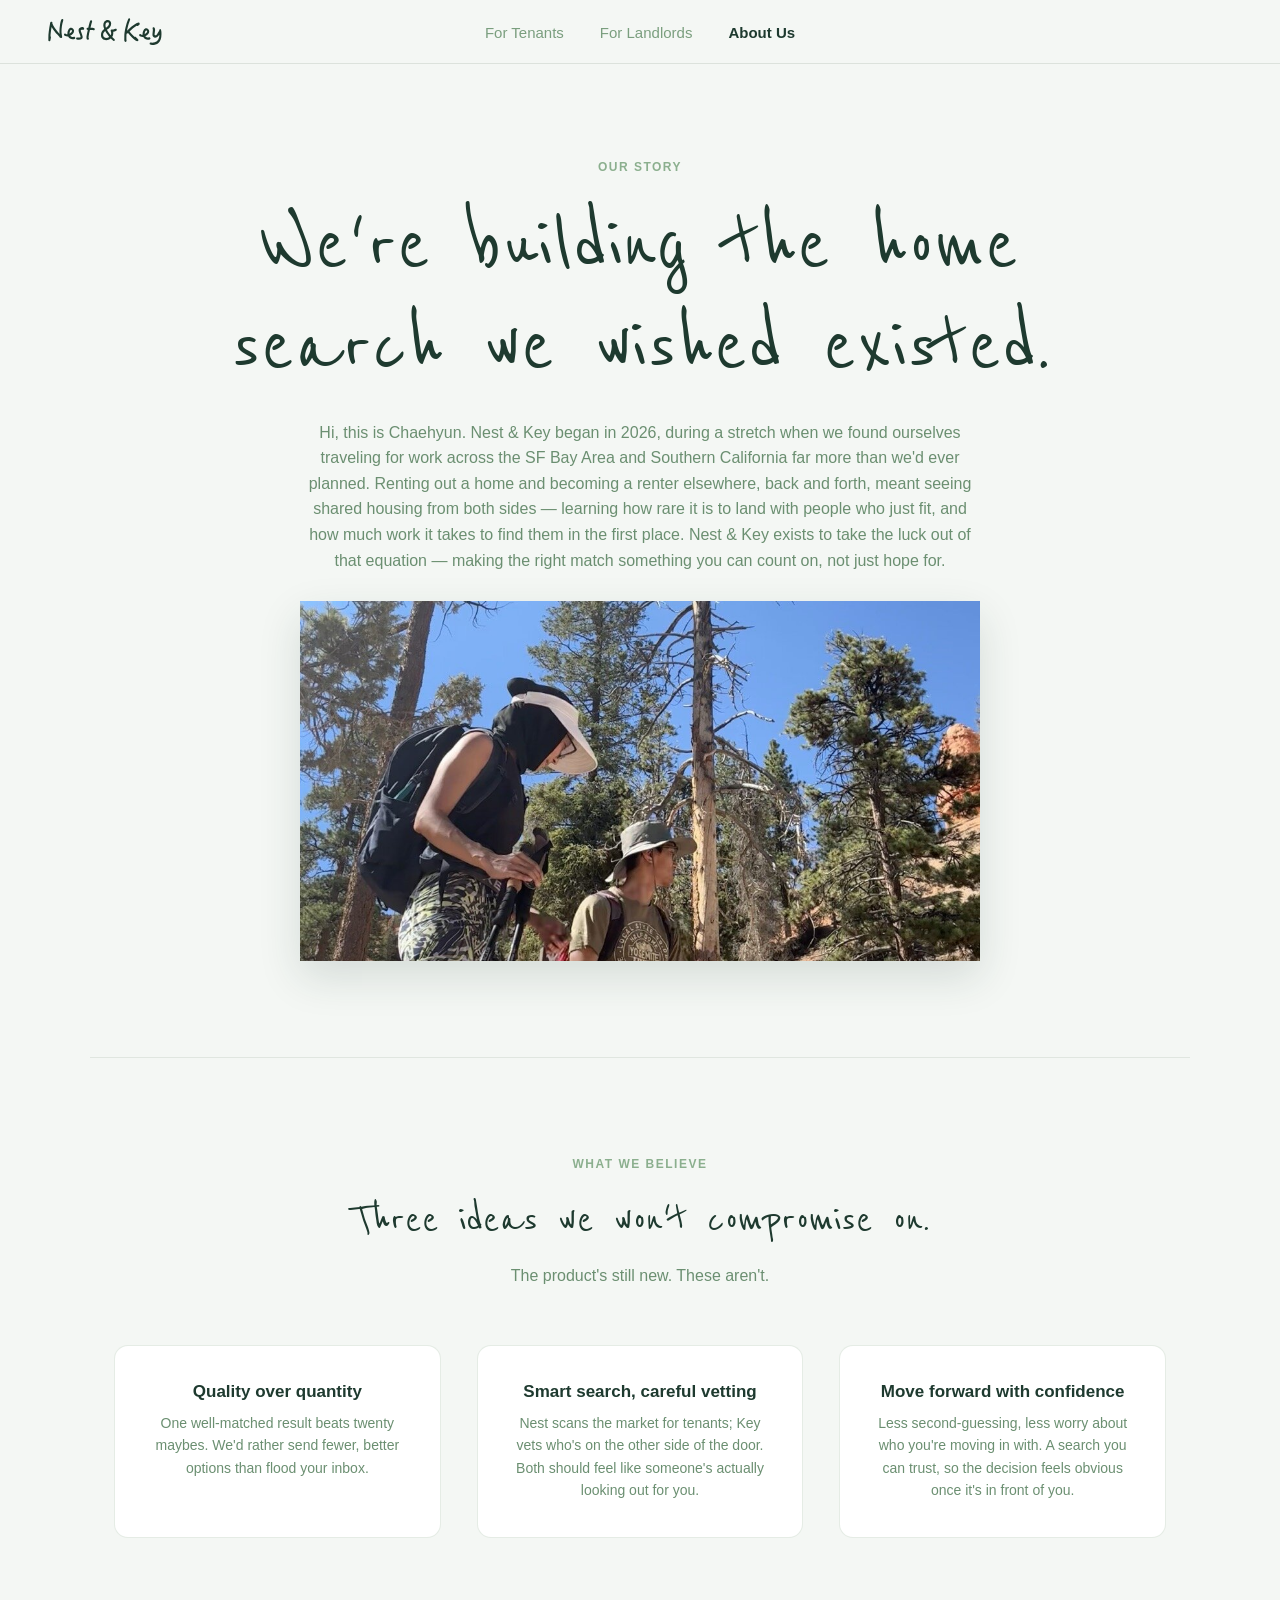
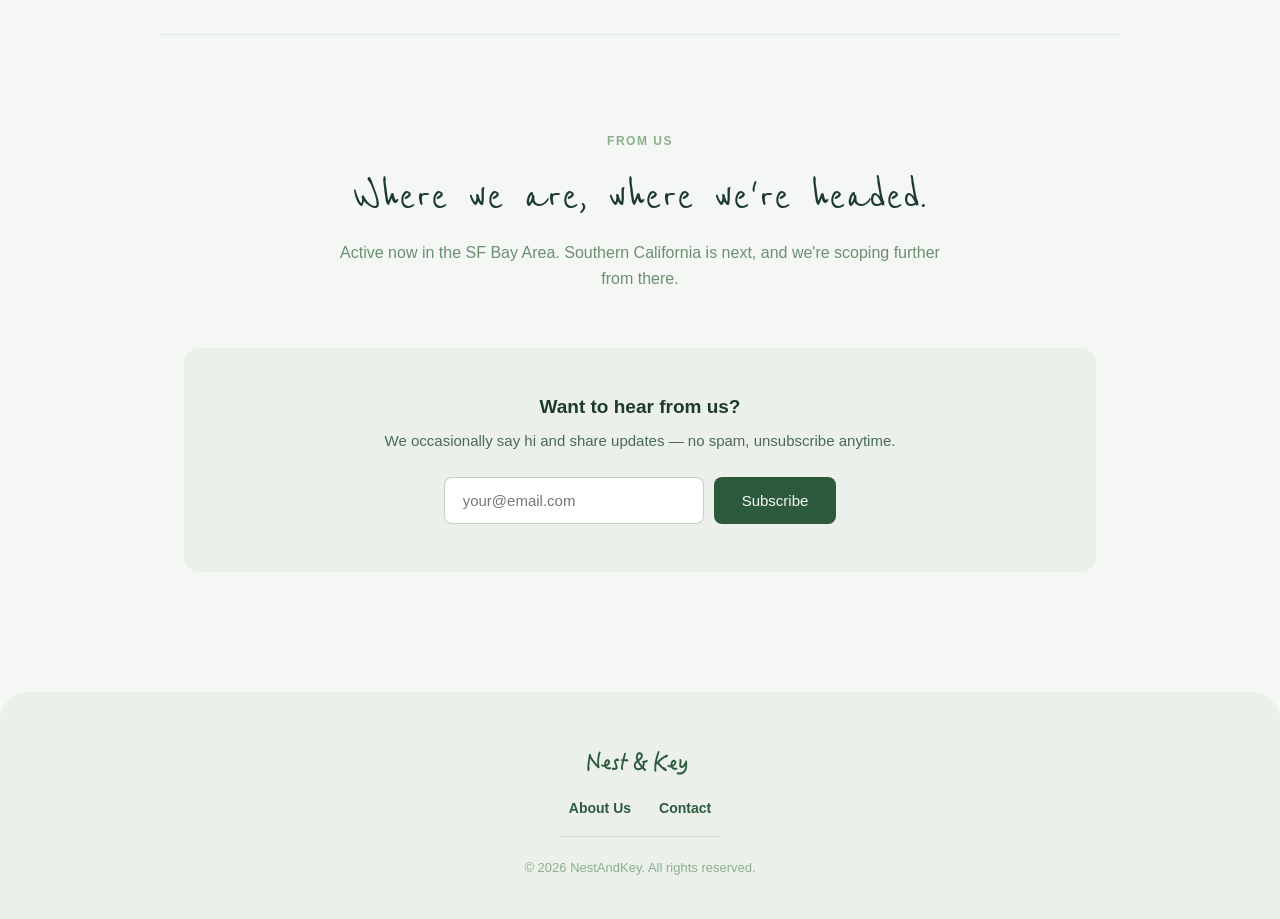
<file: about.html>
<!DOCTYPE html>
<html lang="en">
<head>
  <meta charset="UTF-8" />
  <meta name="viewport" content="width=device-width, initial-scale=1.0" />
  <title>About | Nest &amp; Key</title>
  <meta name="description" content="Nest &amp; Key is building the easiest way to find a room you can afford and share a home with someone who fits, in the SF Bay Area." />
  <link rel="stylesheet" href="/styles.css" />
  <link rel="preconnect" href="https://fonts.googleapis.com">
  <link rel="preconnect" href="https://fonts.gstatic.com" crossorigin>
  <link href="https://fonts.googleapis.com/css2?family=Reenie+Beanie&display=swap" rel="stylesheet">
  <style>
    /* Scoped to this page only — see DESIGN_HANDOFF.md for why this is a documented exception to the site's no-webfont rule */
    #about h1, #about .script { font-family: 'Reenie Beanie', cursive; font-weight: 400; letter-spacing: normal; }
    #about h1 { font-size: clamp(56px, 8vw, 96px); }
    #about .section-title.script { font-size: clamp(34px, 4.5vw, 48px); }
  </style>
</head>
<body>

  <nav>
    <div class="nav-left">
      <button class="hamburger" id="hamburger" onclick="toggleMenu()" aria-label="Menu">
        <span></span><span></span><span></span>
      </button>
      <a class="nav-logo" href="/">
        <svg width="120" height="34" viewBox="40 88 160 55" fill="none" xmlns="http://www.w3.org/2000/svg" style="display:block;">
          <path d="M206.475 119.691C206.475 126.019 204.839 130.495 201.611 133.25C198.942 135.488 195.542 136.65 191.324 136.65C188.655 136.65 187.321 135.832 187.321 134.283C187.321 133.163 187.881 132.604 188.957 132.561C189.473 132.604 190.248 132.69 191.281 132.819C197.866 132.733 201.654 129.849 202.687 124.125C202.902 122.79 203.031 121.413 203.031 119.95C200.75 123.135 198.512 124.727 196.317 124.727C194.939 124.727 193.906 124.297 193.132 123.35C192.314 122.446 191.926 121.284 191.926 119.864C191.926 119.003 192.013 117.625 192.228 115.818C192.443 114.01 192.572 112.719 192.572 111.858C192.572 111.6 192.486 111.255 192.357 110.739C192.185 110.222 192.142 109.878 192.142 109.62C192.142 108.544 192.744 107.984 194.036 107.984C194.724 107.984 195.284 108.458 195.671 109.404C196.015 110.179 196.188 111.126 196.188 112.159C196.188 112.546 196.015 113.752 195.757 115.732C195.499 117.712 195.37 119.046 195.37 119.734C195.37 120.509 195.671 120.897 196.36 120.897C197.307 120.897 198.297 120.251 199.33 118.96C200.104 118.013 201.137 116.334 202.472 113.967C203.117 112.848 203.031 110.524 204.452 110.524C205.786 110.524 206.475 113.795 206.475 116.808V119.691Z" fill="currentColor"/>
          <path d="M188.711 125.976C188.711 127.353 187.248 128.085 184.364 128.085C181.093 128.085 178.682 126.621 177.133 123.652H175.842C174.723 123.652 173.647 123.436 172.528 122.963C171.064 122.36 170.375 121.586 170.375 120.639C170.375 119.434 170.935 118.831 172.054 118.831C172.312 118.831 172.743 119.046 173.345 119.477C173.948 119.907 174.507 120.122 175.11 120.122H176.1C175.971 119.39 175.928 118.788 175.928 118.357C175.928 116.291 176.444 114.355 177.477 112.547C178.682 110.438 180.189 109.362 182.04 109.362C183.116 109.362 184.149 109.878 185.182 110.911C186.215 111.944 186.731 113.106 186.731 114.312C186.731 117.497 184.579 120.251 180.275 122.576C181.308 123.824 182.427 124.426 183.718 124.426C184.063 124.426 184.622 124.383 185.354 124.297C186.086 124.211 186.645 124.125 186.989 124.125C187.42 124.125 187.85 124.34 188.195 124.685C188.539 125.115 188.711 125.545 188.711 125.976ZM183.331 114.484C183.331 114.139 183.159 113.838 182.901 113.494C182.556 113.236 182.212 113.063 181.868 113.063C181.093 113.063 180.49 113.709 180.06 115C179.629 116.076 179.457 117.195 179.457 118.357V119.132C182.04 117.454 183.331 115.904 183.331 114.484Z" fill="currentColor"/>
          <path d="M171.391 102.217C171.391 103.422 170.659 104.326 169.282 105.014C168.206 105.617 167.603 105.875 167.431 105.875C167.216 105.875 166.829 105.746 166.226 105.488C162.395 107.769 158.608 110.782 154.906 114.527C156.068 116.162 157.446 117.798 159.038 119.433C160.803 121.327 162.266 122.662 163.471 123.393C163.816 123.393 163.988 123.35 164.074 123.35C164.461 123.35 164.892 123.565 165.365 123.953L167.905 126.234C168.808 127.052 169.282 127.783 169.282 128.386C169.282 128.86 169.11 129.29 168.765 129.677C168.378 130.065 167.948 130.28 167.474 130.28C166.656 130.28 165.666 129.849 164.461 129.075C160.458 126.406 156.413 122.403 152.367 117.109C151.635 117.755 150.86 118.185 150.085 118.357C149.87 120.38 149.784 122.231 149.784 123.867C149.784 125.933 149.784 127.396 149.87 128.171C149.87 128.343 149.87 128.644 149.956 129.032C149.999 129.462 150.042 129.72 150.042 129.849C150.042 130.28 149.87 130.667 149.569 131.012C149.225 131.356 148.88 131.528 148.45 131.528C147.761 131.528 147.202 131.141 146.814 130.452C146.47 129.893 146.341 129.29 146.341 128.515C146.341 128.085 146.341 127.009 146.384 125.244C146.384 123.522 146.384 122.575 146.384 122.317C146.384 118.486 147.029 113.795 148.321 108.243C149.483 103.121 150.903 98.6442 152.539 94.8135C152.969 93.8666 153.486 93.3501 154.131 93.3501C155.25 93.3501 155.853 93.8666 155.853 94.8996C155.853 95.2439 155.38 96.7934 154.476 99.5051C153.4 102.733 152.84 104.498 152.754 104.756C151.893 107.769 151.248 110.653 150.774 113.494L154.949 109.534C156.8 107.812 159.21 105.918 162.223 103.938C165.709 101.528 168.163 100.323 169.626 100.323C170.057 100.323 170.444 100.538 170.788 100.925C171.176 101.313 171.391 101.743 171.391 102.217Z" fill="currentColor"/>
          <path d="M134.182 111.556C134.182 112.159 134.053 112.633 133.881 112.891C133.622 113.192 133.235 113.493 132.632 113.752C131.599 114.311 130.222 114.785 128.457 115.172C128.543 115.904 128.586 116.678 128.586 117.453C128.586 119.562 127.984 121.585 126.865 123.479C127.769 124.254 129.017 125.459 130.652 127.051C130.911 127.439 131.083 127.912 131.083 128.429C131.083 129.548 130.48 130.107 129.318 130.107C128.629 130.107 127.037 128.816 124.454 126.148C122.044 127.912 119.634 128.773 117.137 128.773C114.641 128.773 112.618 127.998 111.025 126.449C109.433 124.899 108.658 122.876 108.658 120.294C108.658 118.142 109.089 116.334 110.036 114.828C110.724 113.709 111.972 112.374 113.866 110.782C112.833 108.113 112.36 106.09 112.36 104.627C112.36 102.302 112.962 100.323 114.254 98.6009C115.545 96.8362 117.31 95.9323 119.462 95.9323C121.097 95.9323 122.431 96.4919 123.508 97.6109C124.584 98.687 125.143 100.064 125.143 101.786C125.143 104.11 124.454 106.09 123.12 107.726C122.302 108.759 120.71 110.179 118.299 111.901C119.591 114.354 120.796 116.248 121.872 117.582L124.282 120.724C124.885 119.605 125.186 118.529 125.186 117.453C125.186 116.851 125.014 115.99 124.756 114.914C124.411 113.881 124.282 113.278 124.282 113.02C124.282 112.546 124.454 112.159 124.885 111.815C125.229 111.513 125.66 111.341 126.09 111.341C126.176 111.341 126.434 111.384 126.779 111.427C127.08 111.513 127.295 111.513 127.424 111.513C127.941 111.513 129.017 111.212 130.695 110.523C131.47 110.222 132.159 110.05 132.804 110.05C133.149 110.05 133.45 110.222 133.794 110.523C134.053 110.825 134.182 111.169 134.182 111.556ZM121.571 102.259C121.571 101.571 121.398 100.925 121.097 100.366C120.753 99.8922 120.322 99.6339 119.806 99.6339C117.223 99.6339 115.932 101.269 115.932 104.455C115.932 105.574 116.19 106.951 116.707 108.587C119.935 106.521 121.571 104.412 121.571 102.259ZM121.958 123.393C118.859 119.433 116.664 116.334 115.416 114.053C113.221 115.947 112.145 117.927 112.145 119.993C112.145 121.542 112.532 122.79 113.307 123.737C114.081 124.641 115.244 125.072 116.707 125.072C118.558 125.072 120.322 124.512 121.958 123.393Z" fill="currentColor"/>
          <path d="M98.6138 110.782C98.6138 111.299 98.4416 111.772 98.1403 112.203C97.796 112.633 97.4086 112.848 97.0212 112.848C96.4186 112.848 95.8591 112.676 95.4287 112.246C95.1274 112.246 94.3957 112.246 93.1905 112.203C91.9854 112.203 91.2106 112.16 90.7802 112.16C90.0055 115.517 89.532 117.583 89.3598 118.401C88.8433 120.811 88.5851 123.006 88.499 124.9C88.9294 125.244 89.1446 125.718 89.1446 126.406C89.1446 126.837 88.9294 127.224 88.5421 127.612C88.1116 127.956 87.7243 128.128 87.2939 128.128C85.8735 128.128 85.1848 126.923 85.1848 124.599C85.1848 123.307 85.4431 121.241 86.0026 118.444L87.2939 112.246C85.9596 112.246 85.3139 111.643 85.3139 110.395C85.3139 109.62 85.5722 109.104 86.0887 108.845C86.433 108.673 87.0786 108.544 88.1116 108.544C89.2307 103.982 90.1776 100.452 90.9524 97.8697C91.2106 96.9658 91.7271 96.4924 92.5019 96.4924C93.6209 96.4924 94.2235 97.138 94.3527 98.4292C94.0944 99.3331 93.7501 100.366 93.3627 101.571C92.8462 103.336 92.2867 105.617 91.6841 108.458C91.9854 108.458 93.0614 108.501 94.8691 108.544C97.3656 108.673 98.6138 109.405 98.6138 110.782Z" fill="currentColor"/>
          <path d="M81.4732 110.265C81.4732 110.782 81.301 111.169 80.9998 111.428C80.6554 111.772 80.268 111.901 79.8376 111.901C79.6224 111.901 79.235 111.901 78.7186 111.815C78.2021 111.815 77.8147 111.772 77.5564 111.772C76.4374 111.772 75.8778 112.202 75.8778 113.02C75.8778 113.537 76.3943 115.129 77.4704 117.798C78.5033 120.509 79.0629 122.532 79.0629 123.824C79.0629 125.072 78.5464 126.062 77.5564 126.88C76.4374 127.697 74.9309 128.128 73.0371 128.128C69.9381 128.128 68.4316 127.482 68.4316 126.277C68.4316 125.803 68.5608 125.33 68.9051 124.9C69.1633 124.469 69.5077 124.211 69.895 124.211C69.9811 124.211 70.4546 124.297 71.3154 124.383C72.1762 124.512 72.908 124.555 73.4245 124.555C74.8448 124.555 75.5765 124.082 75.5765 123.049C75.5765 122.446 75.017 120.811 73.984 118.228C72.951 115.646 72.4345 113.709 72.4345 112.504C72.4345 110.524 73.4244 109.146 75.4474 108.415C75.8778 107.726 76.6956 107.339 77.9868 107.339C79.9668 107.339 81.0428 107.984 81.215 109.275C81.3871 109.62 81.4732 109.964 81.4732 110.265Z" fill="currentColor"/>
          <path d="M67.1106 125.115C67.1106 126.492 65.6472 127.224 62.7634 127.224C59.4922 127.224 57.0819 125.761 55.5324 122.791H54.2412C53.1221 122.791 52.0461 122.576 50.927 122.102C49.4636 121.5 48.7749 120.725 48.7749 119.778C48.7749 118.573 49.3344 117.97 50.4535 117.97C50.7118 117.97 51.1422 118.185 51.7448 118.616C52.3473 119.046 52.9069 119.261 53.5095 119.261H54.4994C54.3703 118.53 54.3273 117.927 54.3273 117.497C54.3273 115.431 54.8438 113.494 55.8767 111.686C57.0819 109.577 58.5884 108.501 60.4391 108.501C61.5152 108.501 62.5482 109.018 63.5812 110.051C64.6142 111.084 65.1307 112.246 65.1307 113.451C65.1307 116.636 62.9786 119.391 58.6744 121.715C59.7074 122.963 60.8265 123.566 62.1178 123.566C62.4621 123.566 63.0216 123.523 63.7533 123.437C64.485 123.35 65.0446 123.264 65.3889 123.264C65.8193 123.264 66.2497 123.48 66.5941 123.824C66.9384 124.254 67.1106 124.685 67.1106 125.115ZM61.7304 113.623C61.7304 113.279 61.5582 112.977 61.3 112.633C60.9556 112.375 60.6113 112.203 60.267 112.203C59.4922 112.203 58.8897 112.848 58.4592 114.14C58.0288 115.216 57.8567 116.335 57.8567 117.497V118.272C60.4391 116.593 61.7304 115.043 61.7304 113.623Z" fill="currentColor"/>
          <path d="M47.7147 96.2768C47.7147 96.535 47.5856 97.0515 47.3704 97.7833C45.6487 103.207 44.8309 109.146 44.8309 115.603C44.8309 116.549 45.0892 118.874 45.6918 122.575C45.7778 123.178 45.8209 123.479 45.8209 123.522C45.8209 124.727 45.2183 125.287 44.0562 125.287C43.7549 125.287 43.4106 125.158 42.9801 124.813C42.6358 124.77 42.2054 124.426 41.6028 123.824C41.4306 123.651 40.2685 122.317 38.0734 119.735C35.4909 116.765 33.8123 114.785 33.0376 113.752C31.402 111.686 29.9816 109.491 28.7765 107.252C27.6574 113.709 27.0978 118.874 27.0118 122.704H27.3991C27.5713 123.049 27.7004 123.393 27.7004 123.78C27.7004 124.857 27.3991 126.664 26.7965 129.247C26.5813 130.108 26.1079 130.538 25.3331 130.538C24.9027 130.538 24.5153 130.323 24.128 129.935C23.6976 129.548 23.5254 129.161 23.5254 128.73V125.115C23.5254 119.089 24.4723 111.212 26.3661 101.528C26.237 101.356 26.194 101.141 26.194 100.925C26.194 100.538 26.4092 100.108 26.9257 99.591C27.4422 99.1176 27.8726 98.8593 28.26 98.8593C28.7765 98.8593 29.2069 99.0315 29.5512 99.3758C29.8955 99.7201 30.0677 100.151 30.0677 100.667C30.0677 100.839 29.9816 101.054 29.8955 101.399C31.445 105.789 35.4048 111.514 41.6889 118.572C41.5167 116.42 41.4737 114.828 41.4737 113.752C41.4737 111.298 41.7319 108.285 42.2915 104.67C42.851 100.753 43.5397 97.8263 44.3575 95.8464C44.7018 94.9855 45.2613 94.5121 46.0361 94.5121C46.4665 94.5121 46.8539 94.7273 47.1982 95.0716C47.5425 95.459 47.7147 95.8464 47.7147 96.2768Z" fill="currentColor"/>
        </svg>
      </a>
    </div>
    <div class="nav-links">
      <a href="/">For Tenants</a>
      <a href="/landlords">For Landlords</a>
      <a href="/about" class="active">About Us</a>
    </div>
  </nav>

  <div class="mobile-menu" id="mobile-menu">
    <a href="/">For Tenants</a>
    <a href="/landlords">For Landlords</a>
    <a href="/about" class="active">About Us</a>
  </div>

  <section id="about" class="section-multi">
    <div class="hero-block">
      <span class="tag">Our story</span>
      <h1>We're building the home search we wished existed.</h1>
      <p class="sub" style="max-width:680px; font-size:16px;">Hi, this is Chaehyun. Nest &amp; Key began in 2026, during a stretch when we found ourselves traveling for work across the SF Bay Area and Southern California far more than we'd ever planned. Renting out a home and becoming a renter elsewhere, back and forth, meant seeing shared housing from both sides — learning how rare it is to land with people who just fit, and how much work it takes to find them in the first place. Nest &amp; Key exists to take the luck out of that equation — making the right match something you can count on, not just hope for.</p>
      <div class="about-hero-photo"><img src="/images/team-photo.jpg" alt="The Nest &amp; Key founders" /></div>
    </div>

    <div class="content-section centered wide">
      <span class="tag">What we believe</span>
      <h2 class="section-title script">Three ideas we won't compromise on.</h2>
      <p class="section-subtitle">The product's still new. These aren't.</p>
      <div class="steps-grid">
        <div class="step-card">
          <h3>Quality over quantity</h3>
          <p>One well-matched result beats twenty maybes. We'd rather send fewer, better options than flood your inbox.</p>
        </div>
        <div class="step-card">
          <h3>Smart search, careful vetting</h3>
          <p>Nest scans the market for tenants; Key vets who's on the other side of the door. Both should feel like someone's actually looking out for you.</p>
        </div>
        <div class="step-card">
          <h3>Move forward with confidence</h3>
          <p>Less second-guessing, less worry about who you're moving in with. A search you can trust, so the decision feels obvious once it's in front of you.</p>
        </div>
      </div>
    </div>

    <div class="content-section centered">
      <span class="tag">From us</span>
      <h2 class="section-title script">Where we are, where we're headed.</h2>
      <p class="section-subtitle">Active now in the SF Bay Area. Southern California is next, and we're scoping further from there.</p>
      <div class="trust-box">
        <div class="trust-stat">Want to hear from us?</div>
        <div class="trust-note">We occasionally say hi and share updates — no spam, unsubscribe anytime.</div>
        <form class="waitlist-form" onsubmit="handleWaitlist(event, 'AboutUpdates')" style="margin-top:28px;">
          <input type="email" name="email" placeholder="your@email.com" required />
          <button type="submit">Subscribe</button>
        </form>
      </div>
    </div>
  </section>

  <footer>
    <a class="footer-mark footer-logo" href="/">
      <svg width="120" height="34" viewBox="40 88 160 55" fill="none" xmlns="http://www.w3.org/2000/svg" style="display:block;">
        <path d="M206.475 119.691C206.475 126.019 204.839 130.495 201.611 133.25C198.942 135.488 195.542 136.65 191.324 136.65C188.655 136.65 187.321 135.832 187.321 134.283C187.321 133.163 187.881 132.604 188.957 132.561C189.473 132.604 190.248 132.69 191.281 132.819C197.866 132.733 201.654 129.849 202.687 124.125C202.902 122.79 203.031 121.413 203.031 119.95C200.75 123.135 198.512 124.727 196.317 124.727C194.939 124.727 193.906 124.297 193.132 123.35C192.314 122.446 191.926 121.284 191.926 119.864C191.926 119.003 192.013 117.625 192.228 115.818C192.443 114.01 192.572 112.719 192.572 111.858C192.572 111.6 192.486 111.255 192.357 110.739C192.185 110.222 192.142 109.878 192.142 109.62C192.142 108.544 192.744 107.984 194.036 107.984C194.724 107.984 195.284 108.458 195.671 109.404C196.015 110.179 196.188 111.126 196.188 112.159C196.188 112.546 196.015 113.752 195.757 115.732C195.499 117.712 195.37 119.046 195.37 119.734C195.37 120.509 195.671 120.897 196.36 120.897C197.307 120.897 198.297 120.251 199.33 118.96C200.104 118.013 201.137 116.334 202.472 113.967C203.117 112.848 203.031 110.524 204.452 110.524C205.786 110.524 206.475 113.795 206.475 116.808V119.691Z" fill="currentColor"/>
        <path d="M188.711 125.976C188.711 127.353 187.248 128.085 184.364 128.085C181.093 128.085 178.682 126.621 177.133 123.652H175.842C174.723 123.652 173.647 123.436 172.528 122.963C171.064 122.36 170.375 121.586 170.375 120.639C170.375 119.434 170.935 118.831 172.054 118.831C172.312 118.831 172.743 119.046 173.345 119.477C173.948 119.907 174.507 120.122 175.11 120.122H176.1C175.971 119.39 175.928 118.788 175.928 118.357C175.928 116.291 176.444 114.355 177.477 112.547C178.682 110.438 180.189 109.362 182.04 109.362C183.116 109.362 184.149 109.878 185.182 110.911C186.215 111.944 186.731 113.106 186.731 114.312C186.731 117.497 184.579 120.251 180.275 122.576C181.308 123.824 182.427 124.426 183.718 124.426C184.063 124.426 184.622 124.383 185.354 124.297C186.086 124.211 186.645 124.125 186.989 124.125C187.42 124.125 187.85 124.34 188.195 124.685C188.539 125.115 188.711 125.545 188.711 125.976ZM183.331 114.484C183.331 114.139 183.159 113.838 182.901 113.494C182.556 113.236 182.212 113.063 181.868 113.063C181.093 113.063 180.49 113.709 180.06 115C179.629 116.076 179.457 117.195 179.457 118.357V119.132C182.04 117.454 183.331 115.904 183.331 114.484Z" fill="currentColor"/>
        <path d="M171.391 102.217C171.391 103.422 170.659 104.326 169.282 105.014C168.206 105.617 167.603 105.875 167.431 105.875C167.216 105.875 166.829 105.746 166.226 105.488C162.395 107.769 158.608 110.782 154.906 114.527C156.068 116.162 157.446 117.798 159.038 119.433C160.803 121.327 162.266 122.662 163.471 123.393C163.816 123.393 163.988 123.35 164.074 123.35C164.461 123.35 164.892 123.565 165.365 123.953L167.905 126.234C168.808 127.052 169.282 127.783 169.282 128.386C169.282 128.86 169.11 129.29 168.765 129.677C168.378 130.065 167.948 130.28 167.474 130.28C166.656 130.28 165.666 129.849 164.461 129.075C160.458 126.406 156.413 122.403 152.367 117.109C151.635 117.755 150.86 118.185 150.085 118.357C149.87 120.38 149.784 122.231 149.784 123.867C149.784 125.933 149.784 127.396 149.87 128.171C149.87 128.343 149.87 128.644 149.956 129.032C149.999 129.462 150.042 129.72 150.042 129.849C150.042 130.28 149.87 130.667 149.569 131.012C149.225 131.356 148.88 131.528 148.45 131.528C147.761 131.528 147.202 131.141 146.814 130.452C146.47 129.893 146.341 129.29 146.341 128.515C146.341 128.085 146.341 127.009 146.384 125.244C146.384 123.522 146.384 122.575 146.384 122.317C146.384 118.486 147.029 113.795 148.321 108.243C149.483 103.121 150.903 98.6442 152.539 94.8135C152.969 93.8666 153.486 93.3501 154.131 93.3501C155.25 93.3501 155.853 93.8666 155.853 94.8996C155.853 95.2439 155.38 96.7934 154.476 99.5051C153.4 102.733 152.84 104.498 152.754 104.756C151.893 107.769 151.248 110.653 150.774 113.494L154.949 109.534C156.8 107.812 159.21 105.918 162.223 103.938C165.709 101.528 168.163 100.323 169.626 100.323C170.057 100.323 170.444 100.538 170.788 100.925C171.176 101.313 171.391 101.743 171.391 102.217Z" fill="currentColor"/>
        <path d="M134.182 111.556C134.182 112.159 134.053 112.633 133.881 112.891C133.622 113.192 133.235 113.493 132.632 113.752C131.599 114.311 130.222 114.785 128.457 115.172C128.543 115.904 128.586 116.678 128.586 117.453C128.586 119.562 127.984 121.585 126.865 123.479C127.769 124.254 129.017 125.459 130.652 127.051C130.911 127.439 131.083 127.912 131.083 128.429C131.083 129.548 130.48 130.107 129.318 130.107C128.629 130.107 127.037 128.816 124.454 126.148C122.044 127.912 119.634 128.773 117.137 128.773C114.641 128.773 112.618 127.998 111.025 126.449C109.433 124.899 108.658 122.876 108.658 120.294C108.658 118.142 109.089 116.334 110.036 114.828C110.724 113.709 111.972 112.374 113.866 110.782C112.833 108.113 112.36 106.09 112.36 104.627C112.36 102.302 112.962 100.323 114.254 98.6009C115.545 96.8362 117.31 95.9323 119.462 95.9323C121.097 95.9323 122.431 96.4919 123.508 97.6109C124.584 98.687 125.143 100.064 125.143 101.786C125.143 104.11 124.454 106.09 123.12 107.726C122.302 108.759 120.71 110.179 118.299 111.901C119.591 114.354 120.796 116.248 121.872 117.582L124.282 120.724C124.885 119.605 125.186 118.529 125.186 117.453C125.186 116.851 125.014 115.99 124.756 114.914C124.411 113.881 124.282 113.278 124.282 113.02C124.282 112.546 124.454 112.159 124.885 111.815C125.229 111.513 125.66 111.341 126.09 111.341C126.176 111.341 126.434 111.384 126.779 111.427C127.08 111.513 127.295 111.513 127.424 111.513C127.941 111.513 129.017 111.212 130.695 110.523C131.47 110.222 132.159 110.05 132.804 110.05C133.149 110.05 133.45 110.222 133.794 110.523C134.053 110.825 134.182 111.169 134.182 111.556ZM121.571 102.259C121.571 101.571 121.398 100.925 121.097 100.366C120.753 99.8922 120.322 99.6339 119.806 99.6339C117.223 99.6339 115.932 101.269 115.932 104.455C115.932 105.574 116.19 106.951 116.707 108.587C119.935 106.521 121.571 104.412 121.571 102.259ZM121.958 123.393C118.859 119.433 116.664 116.334 115.416 114.053C113.221 115.947 112.145 117.927 112.145 119.993C112.145 121.542 112.532 122.79 113.307 123.737C114.081 124.641 115.244 125.072 116.707 125.072C118.558 125.072 120.322 124.512 121.958 123.393Z" fill="currentColor"/>
        <path d="M98.6138 110.782C98.6138 111.299 98.4416 111.772 98.1403 112.203C97.796 112.633 97.4086 112.848 97.0212 112.848C96.4186 112.848 95.8591 112.676 95.4287 112.246C95.1274 112.246 94.3957 112.246 93.1905 112.203C91.9854 112.203 91.2106 112.16 90.7802 112.16C90.0055 115.517 89.532 117.583 89.3598 118.401C88.8433 120.811 88.5851 123.006 88.499 124.9C88.9294 125.244 89.1446 125.718 89.1446 126.406C89.1446 126.837 88.9294 127.224 88.5421 127.612C88.1116 127.956 87.7243 128.128 87.2939 128.128C85.8735 128.128 85.1848 126.923 85.1848 124.599C85.1848 123.307 85.4431 121.241 86.0026 118.444L87.2939 112.246C85.9596 112.246 85.3139 111.643 85.3139 110.395C85.3139 109.62 85.5722 109.104 86.0887 108.845C86.433 108.673 87.0786 108.544 88.1116 108.544C89.2307 103.982 90.1776 100.452 90.9524 97.8697C91.2106 96.9658 91.7271 96.4924 92.5019 96.4924C93.6209 96.4924 94.2235 97.138 94.3527 98.4292C94.0944 99.3331 93.7501 100.366 93.3627 101.571C92.8462 103.336 92.2867 105.617 91.6841 108.458C91.9854 108.458 93.0614 108.501 94.8691 108.544C97.3656 108.673 98.6138 109.405 98.6138 110.782Z" fill="currentColor"/>
        <path d="M81.4732 110.265C81.4732 110.782 81.301 111.169 80.9998 111.428C80.6554 111.772 80.268 111.901 79.8376 111.901C79.6224 111.901 79.235 111.901 78.7186 111.815C78.2021 111.815 77.8147 111.772 77.5564 111.772C76.4374 111.772 75.8778 112.202 75.8778 113.02C75.8778 113.537 76.3943 115.129 77.4704 117.798C78.5033 120.509 79.0629 122.532 79.0629 123.824C79.0629 125.072 78.5464 126.062 77.5564 126.88C76.4374 127.697 74.9309 128.128 73.0371 128.128C69.9381 128.128 68.4316 127.482 68.4316 126.277C68.4316 125.803 68.5608 125.33 68.9051 124.9C69.1633 124.469 69.5077 124.211 69.895 124.211C69.9811 124.211 70.4546 124.297 71.3154 124.383C72.1762 124.512 72.908 124.555 73.4245 124.555C74.8448 124.555 75.5765 124.082 75.5765 123.049C75.5765 122.446 75.017 120.811 73.984 118.228C72.951 115.646 72.4345 113.709 72.4345 112.504C72.4345 110.524 73.4244 109.146 75.4474 108.415C75.8778 107.726 76.6956 107.339 77.9868 107.339C79.9668 107.339 81.0428 107.984 81.215 109.275C81.3871 109.62 81.4732 109.964 81.4732 110.265Z" fill="currentColor"/>
        <path d="M67.1106 125.115C67.1106 126.492 65.6472 127.224 62.7634 127.224C59.4922 127.224 57.0819 125.761 55.5324 122.791H54.2412C53.1221 122.791 52.0461 122.576 50.927 122.102C49.4636 121.5 48.7749 120.725 48.7749 119.778C48.7749 118.573 49.3344 117.97 50.4535 117.97C50.7118 117.97 51.1422 118.185 51.7448 118.616C52.3473 119.046 52.9069 119.261 53.5095 119.261H54.4994C54.3703 118.53 54.3273 117.927 54.3273 117.497C54.3273 115.431 54.8438 113.494 55.8767 111.686C57.0819 109.577 58.5884 108.501 60.4391 108.501C61.5152 108.501 62.5482 109.018 63.5812 110.051C64.6142 111.084 65.1307 112.246 65.1307 113.451C65.1307 116.636 62.9786 119.391 58.6744 121.715C59.7074 122.963 60.8265 123.566 62.1178 123.566C62.4621 123.566 63.0216 123.523 63.7533 123.437C64.485 123.35 65.0446 123.264 65.3889 123.264C65.8193 123.264 66.2497 123.48 66.5941 123.824C66.9384 124.254 67.1106 124.685 67.1106 125.115ZM61.7304 113.623C61.7304 113.279 61.5582 112.977 61.3 112.633C60.9556 112.375 60.6113 112.203 60.267 112.203C59.4922 112.203 58.8897 112.848 58.4592 114.14C58.0288 115.216 57.8567 116.335 57.8567 117.497V118.272C60.4391 116.593 61.7304 115.043 61.7304 113.623Z" fill="currentColor"/>
        <path d="M47.7147 96.2768C47.7147 96.535 47.5856 97.0515 47.3704 97.7833C45.6487 103.207 44.8309 109.146 44.8309 115.603C44.8309 116.549 45.0892 118.874 45.6918 122.575C45.7778 123.178 45.8209 123.479 45.8209 123.522C45.8209 124.727 45.2183 125.287 44.0562 125.287C43.7549 125.287 43.4106 125.158 42.9801 124.813C42.6358 124.77 42.2054 124.426 41.6028 123.824C41.4306 123.651 40.2685 122.317 38.0734 119.735C35.4909 116.765 33.8123 114.785 33.0376 113.752C31.402 111.686 29.9816 109.491 28.7765 107.252C27.6574 113.709 27.0978 118.874 27.0118 122.704H27.3991C27.5713 123.049 27.7004 123.393 27.7004 123.78C27.7004 124.857 27.3991 126.664 26.7965 129.247C26.5813 130.108 26.1079 130.538 25.3331 130.538C24.9027 130.538 24.5153 130.323 24.128 129.935C23.6976 129.548 23.5254 129.161 23.5254 128.73V125.115C23.5254 119.089 24.4723 111.212 26.3661 101.528C26.237 101.356 26.194 101.141 26.194 100.925C26.194 100.538 26.4092 100.108 26.9257 99.591C27.4422 99.1176 27.8726 98.8593 28.26 98.8593C28.7765 98.8593 29.2069 99.0315 29.5512 99.3758C29.8955 99.7201 30.0677 100.151 30.0677 100.667C30.0677 100.839 29.9816 101.054 29.8955 101.399C31.445 105.789 35.4048 111.514 41.6889 118.572C41.5167 116.42 41.4737 114.828 41.4737 113.752C41.4737 111.298 41.7319 108.285 42.2915 104.67C42.851 100.753 43.5397 97.8263 44.3575 95.8464C44.7018 94.9855 45.2613 94.5121 46.0361 94.5121C46.4665 94.5121 46.8539 94.7273 47.1982 95.0716C47.5425 95.459 47.7147 95.8464 47.7147 96.2768Z" fill="currentColor"/>
      </svg>
    </a>
    <div class="footer-links">
      <a href="/about" class="active">About Us</a>
      <a href="mailto:hello@nestandkey.ai">Contact</a>
    </div>
    <div class="footer-divider"></div>
    <div class="footer-meta">© 2026 NestAndKey. All rights reserved.</div>
  </footer>

  <script src="/shared.js"></script>

</body>
</html>
</file>
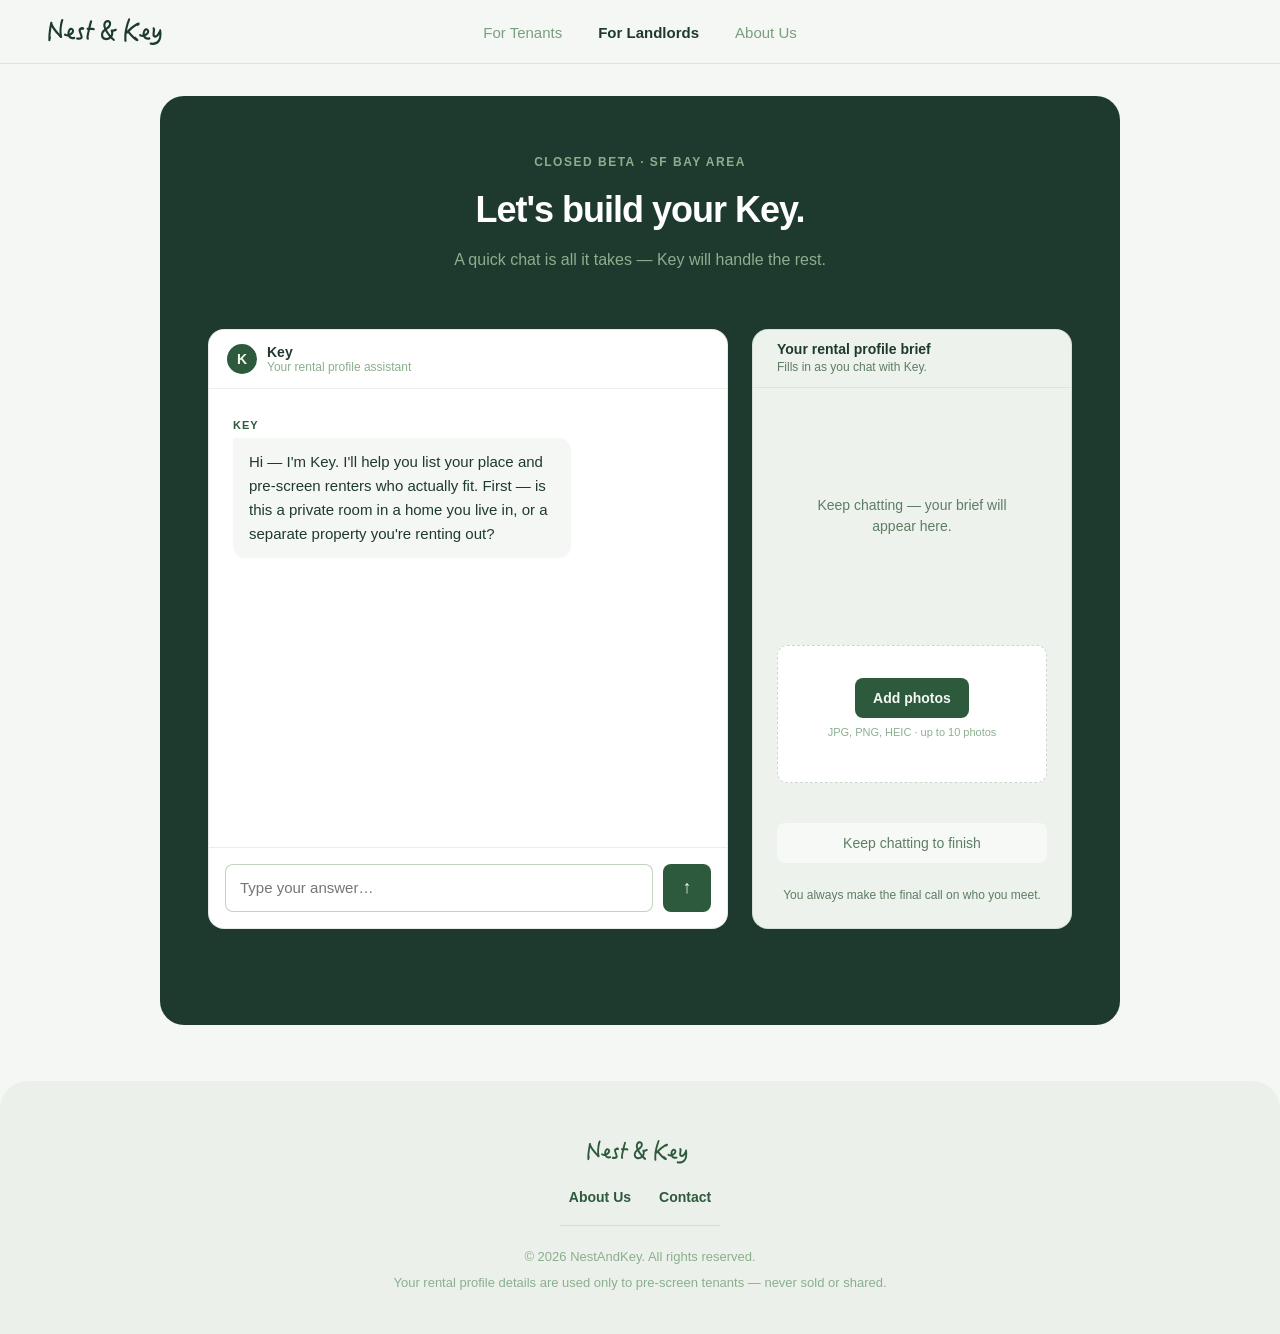
<file: key-intake.html>
<!DOCTYPE html>
<html lang="en">
<head>
  <meta charset="UTF-8" />
  <meta name="viewport" content="width=device-width, initial-scale=1.0" />
  <title>Build Your Key — Nest &amp; Key</title>
  <meta name="description" content="Chat with Key to set up your personal AI screening assistant for your room or unit." />
  <link rel="stylesheet" href="/styles.css" />
</head>
<body>

  <nav>
    <div class="nav-left">
      <button class="hamburger" id="hamburger" onclick="toggleMenu()" aria-label="Menu">
        <span></span><span></span><span></span>
      </button>
      <a class="nav-logo" href="/">
        <svg width="120" height="34" viewBox="40 88 160 55" fill="none" xmlns="http://www.w3.org/2000/svg" style="display:block;">
          <path d="M206.475 119.691C206.475 126.019 204.839 130.495 201.611 133.25C198.942 135.488 195.542 136.65 191.324 136.65C188.655 136.65 187.321 135.832 187.321 134.283C187.321 133.163 187.881 132.604 188.957 132.561C189.473 132.604 190.248 132.69 191.281 132.819C197.866 132.733 201.654 129.849 202.687 124.125C202.902 122.79 203.031 121.413 203.031 119.95C200.75 123.135 198.512 124.727 196.317 124.727C194.939 124.727 193.906 124.297 193.132 123.35C192.314 122.446 191.926 121.284 191.926 119.864C191.926 119.003 192.013 117.625 192.228 115.818C192.443 114.01 192.572 112.719 192.572 111.858C192.572 111.6 192.486 111.255 192.357 110.739C192.185 110.222 192.142 109.878 192.142 109.62C192.142 108.544 192.744 107.984 194.036 107.984C194.724 107.984 195.284 108.458 195.671 109.404C196.015 110.179 196.188 111.126 196.188 112.159C196.188 112.546 196.015 113.752 195.757 115.732C195.499 117.712 195.37 119.046 195.37 119.734C195.37 120.509 195.671 120.897 196.36 120.897C197.307 120.897 198.297 120.251 199.33 118.96C200.104 118.013 201.137 116.334 202.472 113.967C203.117 112.848 203.031 110.524 204.452 110.524C205.786 110.524 206.475 113.795 206.475 116.808V119.691Z" fill="currentColor"/>
          <path d="M188.711 125.976C188.711 127.353 187.248 128.085 184.364 128.085C181.093 128.085 178.682 126.621 177.133 123.652H175.842C174.723 123.652 173.647 123.436 172.528 122.963C171.064 122.36 170.375 121.586 170.375 120.639C170.375 119.434 170.935 118.831 172.054 118.831C172.312 118.831 172.743 119.046 173.345 119.477C173.948 119.907 174.507 120.122 175.11 120.122H176.1C175.971 119.39 175.928 118.788 175.928 118.357C175.928 116.291 176.444 114.355 177.477 112.547C178.682 110.438 180.189 109.362 182.04 109.362C183.116 109.362 184.149 109.878 185.182 110.911C186.215 111.944 186.731 113.106 186.731 114.312C186.731 117.497 184.579 120.251 180.275 122.576C181.308 123.824 182.427 124.426 183.718 124.426C184.063 124.426 184.622 124.383 185.354 124.297C186.086 124.211 186.645 124.125 186.989 124.125C187.42 124.125 187.85 124.34 188.195 124.685C188.539 125.115 188.711 125.545 188.711 125.976ZM183.331 114.484C183.331 114.139 183.159 113.838 182.901 113.494C182.556 113.236 182.212 113.063 181.868 113.063C181.093 113.063 180.49 113.709 180.06 115C179.629 116.076 179.457 117.195 179.457 118.357V119.132C182.04 117.454 183.331 115.904 183.331 114.484Z" fill="currentColor"/>
          <path d="M171.391 102.217C171.391 103.422 170.659 104.326 169.282 105.014C168.206 105.617 167.603 105.875 167.431 105.875C167.216 105.875 166.829 105.746 166.226 105.488C162.395 107.769 158.608 110.782 154.906 114.527C156.068 116.162 157.446 117.798 159.038 119.433C160.803 121.327 162.266 122.662 163.471 123.393C163.816 123.393 163.988 123.35 164.074 123.35C164.461 123.35 164.892 123.565 165.365 123.953L167.905 126.234C168.808 127.052 169.282 127.783 169.282 128.386C169.282 128.86 169.11 129.29 168.765 129.677C168.378 130.065 167.948 130.28 167.474 130.28C166.656 130.28 165.666 129.849 164.461 129.075C160.458 126.406 156.413 122.403 152.367 117.109C151.635 117.755 150.86 118.185 150.085 118.357C149.87 120.38 149.784 122.231 149.784 123.867C149.784 125.933 149.784 127.396 149.87 128.171C149.87 128.343 149.87 128.644 149.956 129.032C149.999 129.462 150.042 129.72 150.042 129.849C150.042 130.28 149.87 130.667 149.569 131.012C149.225 131.356 148.88 131.528 148.45 131.528C147.761 131.528 147.202 131.141 146.814 130.452C146.47 129.893 146.341 129.29 146.341 128.515C146.341 128.085 146.341 127.009 146.384 125.244C146.384 123.522 146.384 122.575 146.384 122.317C146.384 118.486 147.029 113.795 148.321 108.243C149.483 103.121 150.903 98.6442 152.539 94.8135C152.969 93.8666 153.486 93.3501 154.131 93.3501C155.25 93.3501 155.853 93.8666 155.853 94.8996C155.853 95.2439 155.38 96.7934 154.476 99.5051C153.4 102.733 152.84 104.498 152.754 104.756C151.893 107.769 151.248 110.653 150.774 113.494L154.949 109.534C156.8 107.812 159.21 105.918 162.223 103.938C165.709 101.528 168.163 100.323 169.626 100.323C170.057 100.323 170.444 100.538 170.788 100.925C171.176 101.313 171.391 101.743 171.391 102.217Z" fill="currentColor"/>
          <path d="M134.182 111.556C134.182 112.159 134.053 112.633 133.881 112.891C133.622 113.192 133.235 113.493 132.632 113.752C131.599 114.311 130.222 114.785 128.457 115.172C128.543 115.904 128.586 116.678 128.586 117.453C128.586 119.562 127.984 121.585 126.865 123.479C127.769 124.254 129.017 125.459 130.652 127.051C130.911 127.439 131.083 127.912 131.083 128.429C131.083 129.548 130.48 130.107 129.318 130.107C128.629 130.107 127.037 128.816 124.454 126.148C122.044 127.912 119.634 128.773 117.137 128.773C114.641 128.773 112.618 127.998 111.025 126.449C109.433 124.899 108.658 122.876 108.658 120.294C108.658 118.142 109.089 116.334 110.036 114.828C110.724 113.709 111.972 112.374 113.866 110.782C112.833 108.113 112.36 106.09 112.36 104.627C112.36 102.302 112.962 100.323 114.254 98.6009C115.545 96.8362 117.31 95.9323 119.462 95.9323C121.097 95.9323 122.431 96.4919 123.508 97.6109C124.584 98.687 125.143 100.064 125.143 101.786C125.143 104.11 124.454 106.09 123.12 107.726C122.302 108.759 120.71 110.179 118.299 111.901C119.591 114.354 120.796 116.248 121.872 117.582L124.282 120.724C124.885 119.605 125.186 118.529 125.186 117.453C125.186 116.851 125.014 115.99 124.756 114.914C124.411 113.881 124.282 113.278 124.282 113.02C124.282 112.546 124.454 112.159 124.885 111.815C125.229 111.513 125.66 111.341 126.09 111.341C126.176 111.341 126.434 111.384 126.779 111.427C127.08 111.513 127.295 111.513 127.424 111.513C127.941 111.513 129.017 111.212 130.695 110.523C131.47 110.222 132.159 110.05 132.804 110.05C133.149 110.05 133.45 110.222 133.794 110.523C134.053 110.825 134.182 111.169 134.182 111.556ZM121.571 102.259C121.571 101.571 121.398 100.925 121.097 100.366C120.753 99.8922 120.322 99.6339 119.806 99.6339C117.223 99.6339 115.932 101.269 115.932 104.455C115.932 105.574 116.19 106.951 116.707 108.587C119.935 106.521 121.571 104.412 121.571 102.259ZM121.958 123.393C118.859 119.433 116.664 116.334 115.416 114.053C113.221 115.947 112.145 117.927 112.145 119.993C112.145 121.542 112.532 122.79 113.307 123.737C114.081 124.641 115.244 125.072 116.707 125.072C118.558 125.072 120.322 124.512 121.958 123.393Z" fill="currentColor"/>
          <path d="M98.6138 110.782C98.6138 111.299 98.4416 111.772 98.1403 112.203C97.796 112.633 97.4086 112.848 97.0212 112.848C96.4186 112.848 95.8591 112.676 95.4287 112.246C95.1274 112.246 94.3957 112.246 93.1905 112.203C91.9854 112.203 91.2106 112.16 90.7802 112.16C90.0055 115.517 89.532 117.583 89.3598 118.401C88.8433 120.811 88.5851 123.006 88.499 124.9C88.9294 125.244 89.1446 125.718 89.1446 126.406C89.1446 126.837 88.9294 127.224 88.5421 127.612C88.1116 127.956 87.7243 128.128 87.2939 128.128C85.8735 128.128 85.1848 126.923 85.1848 124.599C85.1848 123.307 85.4431 121.241 86.0026 118.444L87.2939 112.246C85.9596 112.246 85.3139 111.643 85.3139 110.395C85.3139 109.62 85.5722 109.104 86.0887 108.845C86.433 108.673 87.0786 108.544 88.1116 108.544C89.2307 103.982 90.1776 100.452 90.9524 97.8697C91.2106 96.9658 91.7271 96.4924 92.5019 96.4924C93.6209 96.4924 94.2235 97.138 94.3527 98.4292C94.0944 99.3331 93.7501 100.366 93.3627 101.571C92.8462 103.336 92.2867 105.617 91.6841 108.458C91.9854 108.458 93.0614 108.501 94.8691 108.544C97.3656 108.673 98.6138 109.405 98.6138 110.782Z" fill="currentColor"/>
          <path d="M81.4732 110.265C81.4732 110.782 81.301 111.169 80.9998 111.428C80.6554 111.772 80.268 111.901 79.8376 111.901C79.6224 111.901 79.235 111.901 78.7186 111.815C78.2021 111.815 77.8147 111.772 77.5564 111.772C76.4374 111.772 75.8778 112.202 75.8778 113.02C75.8778 113.537 76.3943 115.129 77.4704 117.798C78.5033 120.509 79.0629 122.532 79.0629 123.824C79.0629 125.072 78.5464 126.062 77.5564 126.88C76.4374 127.697 74.9309 128.128 73.0371 128.128C69.9381 128.128 68.4316 127.482 68.4316 126.277C68.4316 125.803 68.5608 125.33 68.9051 124.9C69.1633 124.469 69.5077 124.211 69.895 124.211C69.9811 124.211 70.4546 124.297 71.3154 124.383C72.1762 124.512 72.908 124.555 73.4245 124.555C74.8448 124.555 75.5765 124.082 75.5765 123.049C75.5765 122.446 75.017 120.811 73.984 118.228C72.951 115.646 72.4345 113.709 72.4345 112.504C72.4345 110.524 73.4244 109.146 75.4474 108.415C75.8778 107.726 76.6956 107.339 77.9868 107.339C79.9668 107.339 81.0428 107.984 81.215 109.275C81.3871 109.62 81.4732 109.964 81.4732 110.265Z" fill="currentColor"/>
          <path d="M67.1106 125.115C67.1106 126.492 65.6472 127.224 62.7634 127.224C59.4922 127.224 57.0819 125.761 55.5324 122.791H54.2412C53.1221 122.791 52.0461 122.576 50.927 122.102C49.4636 121.5 48.7749 120.725 48.7749 119.778C48.7749 118.573 49.3344 117.97 50.4535 117.97C50.7118 117.97 51.1422 118.185 51.7448 118.616C52.3473 119.046 52.9069 119.261 53.5095 119.261H54.4994C54.3703 118.53 54.3273 117.927 54.3273 117.497C54.3273 115.431 54.8438 113.494 55.8767 111.686C57.0819 109.577 58.5884 108.501 60.4391 108.501C61.5152 108.501 62.5482 109.018 63.5812 110.051C64.6142 111.084 65.1307 112.246 65.1307 113.451C65.1307 116.636 62.9786 119.391 58.6744 121.715C59.7074 122.963 60.8265 123.566 62.1178 123.566C62.4621 123.566 63.0216 123.523 63.7533 123.437C64.485 123.35 65.0446 123.264 65.3889 123.264C65.8193 123.264 66.2497 123.48 66.5941 123.824C66.9384 124.254 67.1106 124.685 67.1106 125.115ZM61.7304 113.623C61.7304 113.279 61.5582 112.977 61.3 112.633C60.9556 112.375 60.6113 112.203 60.267 112.203C59.4922 112.203 58.8897 112.848 58.4592 114.14C58.0288 115.216 57.8567 116.335 57.8567 117.497V118.272C60.4391 116.593 61.7304 115.043 61.7304 113.623Z" fill="currentColor"/>
          <path d="M47.7147 96.2768C47.7147 96.535 47.5856 97.0515 47.3704 97.7833C45.6487 103.207 44.8309 109.146 44.8309 115.603C44.8309 116.549 45.0892 118.874 45.6918 122.575C45.7778 123.178 45.8209 123.479 45.8209 123.522C45.8209 124.727 45.2183 125.287 44.0562 125.287C43.7549 125.287 43.4106 125.158 42.9801 124.813C42.6358 124.77 42.2054 124.426 41.6028 123.824C41.4306 123.651 40.2685 122.317 38.0734 119.735C35.4909 116.765 33.8123 114.785 33.0376 113.752C31.402 111.686 29.9816 109.491 28.7765 107.252C27.6574 113.709 27.0978 118.874 27.0118 122.704H27.3991C27.5713 123.049 27.7004 123.393 27.7004 123.78C27.7004 124.857 27.3991 126.664 26.7965 129.247C26.5813 130.108 26.1079 130.538 25.3331 130.538C24.9027 130.538 24.5153 130.323 24.128 129.935C23.6976 129.548 23.5254 129.161 23.5254 128.73V125.115C23.5254 119.089 24.4723 111.212 26.3661 101.528C26.237 101.356 26.194 101.141 26.194 100.925C26.194 100.538 26.4092 100.108 26.9257 99.591C27.4422 99.1176 27.8726 98.8593 28.26 98.8593C28.7765 98.8593 29.2069 99.0315 29.5512 99.3758C29.8955 99.7201 30.0677 100.151 30.0677 100.667C30.0677 100.839 29.9816 101.054 29.8955 101.399C31.445 105.789 35.4048 111.514 41.6889 118.572C41.5167 116.42 41.4737 114.828 41.4737 113.752C41.4737 111.298 41.7319 108.285 42.2915 104.67C42.851 100.753 43.5397 97.8263 44.3575 95.8464C44.7018 94.9855 45.2613 94.5121 46.0361 94.5121C46.4665 94.5121 46.8539 94.7273 47.1982 95.0716C47.5425 95.459 47.7147 95.8464 47.7147 96.2768Z" fill="currentColor"/>
        </svg>
      </a>
    </div>
    <div class="nav-links">
      <a href="/">For Tenants</a>
      <a href="/landlords" class="active">For Landlords</a>
      <a href="/about">About Us</a>
    </div>
  </nav>

  <div class="mobile-menu" id="mobile-menu">
    <a href="/">For Tenants</a>
    <a href="/landlords" class="active">For Landlords</a>
    <a href="/about">About Us</a>
  </div>

  <section id="landlords" class="section-multi">
    <div class="content-section centered section-filled" id="intake" style="padding-top:56px;">
      <span class="tag">Closed Beta · SF Bay Area</span>
      <h2 class="section-title">Let's build your Key.</h2>
      <p class="section-subtitle">A quick chat is all it takes — Key will handle the rest.</p>
      <div class="key-intake-wrap">

        <div class="chat-card" id="key-chat-card">
          <div class="chat-header">
            <span class="chat-avatar">K</span>
            <div style="display:flex; flex-direction:column;">
              <span class="chat-header-name">Key</span>
              <span class="chat-header-sub">Your rental profile assistant</span>
            </div>
          </div>
          <div class="chat-messages" id="key-chat-messages"></div>
          <div class="chat-input-row" id="key-chat-input-row">
            <textarea id="key-chat-input" placeholder="Type your answer…" disabled></textarea>
            <button class="chat-send" id="key-chat-send" aria-label="Send" disabled>↑</button>
          </div>
        </div>

        <div class="key-brief-panel" id="key-brief-panel">
          <div class="key-brief-head">
            <div class="key-brief-title">Your rental profile brief</div>
            <div class="key-brief-sub">Fills in as you chat with Key.</div>
          </div>

          <div class="key-brief-fields" id="key-brief-fields">
            <div class="key-brief-empty">Keep chatting — your brief will appear&nbsp;here.</div>
          </div>

          <div class="key-brief-divider"></div>

          <div class="key-photo-block">
            <div class="key-photo-drop">
              <input type="file" id="key-photo-input" accept="image/jpeg,image/png,image/webp,image/heic" multiple style="display:none" />
              <button class="key-photo-btn" onclick="document.getElementById('key-photo-input').click()" type="button">Add photos</button>
              <div class="key-photo-hint" id="key-photo-hint">JPG, PNG, HEIC · up to 10 photos</div>
              <div class="key-photo-grid" id="key-photo-grid"></div>
            </div>
            <div id="key-photo-list"></div>
          </div>

          <div class="key-brief-status" id="key-brief-status">Keep chatting to finish</div>
          <div class="key-brief-trust">You always make the final call on who you&nbsp;meet.</div>
        </div>

      </div>
    </div>
  </section>

  <footer>
    <a class="footer-mark footer-logo" href="/">
      <svg width="120" height="34" viewBox="40 88 160 55" fill="none" xmlns="http://www.w3.org/2000/svg" style="display:block;">
        <path d="M206.475 119.691C206.475 126.019 204.839 130.495 201.611 133.25C198.942 135.488 195.542 136.65 191.324 136.65C188.655 136.65 187.321 135.832 187.321 134.283C187.321 133.163 187.881 132.604 188.957 132.561C189.473 132.604 190.248 132.69 191.281 132.819C197.866 132.733 201.654 129.849 202.687 124.125C202.902 122.79 203.031 121.413 203.031 119.95C200.75 123.135 198.512 124.727 196.317 124.727C194.939 124.727 193.906 124.297 193.132 123.35C192.314 122.446 191.926 121.284 191.926 119.864C191.926 119.003 192.013 117.625 192.228 115.818C192.443 114.01 192.572 112.719 192.572 111.858C192.572 111.6 192.486 111.255 192.357 110.739C192.185 110.222 192.142 109.878 192.142 109.62C192.142 108.544 192.744 107.984 194.036 107.984C194.724 107.984 195.284 108.458 195.671 109.404C196.015 110.179 196.188 111.126 196.188 112.159C196.188 112.546 196.015 113.752 195.757 115.732C195.499 117.712 195.37 119.046 195.37 119.734C195.37 120.509 195.671 120.897 196.36 120.897C197.307 120.897 198.297 120.251 199.33 118.96C200.104 118.013 201.137 116.334 202.472 113.967C203.117 112.848 203.031 110.524 204.452 110.524C205.786 110.524 206.475 113.795 206.475 116.808V119.691Z" fill="currentColor"/>
        <path d="M188.711 125.976C188.711 127.353 187.248 128.085 184.364 128.085C181.093 128.085 178.682 126.621 177.133 123.652H175.842C174.723 123.652 173.647 123.436 172.528 122.963C171.064 122.36 170.375 121.586 170.375 120.639C170.375 119.434 170.935 118.831 172.054 118.831C172.312 118.831 172.743 119.046 173.345 119.477C173.948 119.907 174.507 120.122 175.11 120.122H176.1C175.971 119.39 175.928 118.788 175.928 118.357C175.928 116.291 176.444 114.355 177.477 112.547C178.682 110.438 180.189 109.362 182.04 109.362C183.116 109.362 184.149 109.878 185.182 110.911C186.215 111.944 186.731 113.106 186.731 114.312C186.731 117.497 184.579 120.251 180.275 122.576C181.308 123.824 182.427 124.426 183.718 124.426C184.063 124.426 184.622 124.383 185.354 124.297C186.086 124.211 186.645 124.125 186.989 124.125C187.42 124.125 187.85 124.34 188.195 124.685C188.539 125.115 188.711 125.545 188.711 125.976ZM183.331 114.484C183.331 114.139 183.159 113.838 182.901 113.494C182.556 113.236 182.212 113.063 181.868 113.063C181.093 113.063 180.49 113.709 180.06 115C179.629 116.076 179.457 117.195 179.457 118.357V119.132C182.04 117.454 183.331 115.904 183.331 114.484Z" fill="currentColor"/>
        <path d="M171.391 102.217C171.391 103.422 170.659 104.326 169.282 105.014C168.206 105.617 167.603 105.875 167.431 105.875C167.216 105.875 166.829 105.746 166.226 105.488C162.395 107.769 158.608 110.782 154.906 114.527C156.068 116.162 157.446 117.798 159.038 119.433C160.803 121.327 162.266 122.662 163.471 123.393C163.816 123.393 163.988 123.35 164.074 123.35C164.461 123.35 164.892 123.565 165.365 123.953L167.905 126.234C168.808 127.052 169.282 127.783 169.282 128.386C169.282 128.86 169.11 129.29 168.765 129.677C168.378 130.065 167.948 130.28 167.474 130.28C166.656 130.28 165.666 129.849 164.461 129.075C160.458 126.406 156.413 122.403 152.367 117.109C151.635 117.755 150.86 118.185 150.085 118.357C149.87 120.38 149.784 122.231 149.784 123.867C149.784 125.933 149.784 127.396 149.87 128.171C149.87 128.343 149.87 128.644 149.956 129.032C149.999 129.462 150.042 129.72 150.042 129.849C150.042 130.28 149.87 130.667 149.569 131.012C149.225 131.356 148.88 131.528 148.45 131.528C147.761 131.528 147.202 131.141 146.814 130.452C146.47 129.893 146.341 129.29 146.341 128.515C146.341 128.085 146.341 127.009 146.384 125.244C146.384 123.522 146.384 122.575 146.384 122.317C146.384 118.486 147.029 113.795 148.321 108.243C149.483 103.121 150.903 98.6442 152.539 94.8135C152.969 93.8666 153.486 93.3501 154.131 93.3501C155.25 93.3501 155.853 93.8666 155.853 94.8996C155.853 95.2439 155.38 96.7934 154.476 99.5051C153.4 102.733 152.84 104.498 152.754 104.756C151.893 107.769 151.248 110.653 150.774 113.494L154.949 109.534C156.8 107.812 159.21 105.918 162.223 103.938C165.709 101.528 168.163 100.323 169.626 100.323C170.057 100.323 170.444 100.538 170.788 100.925C171.176 101.313 171.391 101.743 171.391 102.217Z" fill="currentColor"/>
        <path d="M134.182 111.556C134.182 112.159 134.053 112.633 133.881 112.891C133.622 113.192 133.235 113.493 132.632 113.752C131.599 114.311 130.222 114.785 128.457 115.172C128.543 115.904 128.586 116.678 128.586 117.453C128.586 119.562 127.984 121.585 126.865 123.479C127.769 124.254 129.017 125.459 130.652 127.051C130.911 127.439 131.083 127.912 131.083 128.429C131.083 129.548 130.48 130.107 129.318 130.107C128.629 130.107 127.037 128.816 124.454 126.148C122.044 127.912 119.634 128.773 117.137 128.773C114.641 128.773 112.618 127.998 111.025 126.449C109.433 124.899 108.658 122.876 108.658 120.294C108.658 118.142 109.089 116.334 110.036 114.828C110.724 113.709 111.972 112.374 113.866 110.782C112.833 108.113 112.36 106.09 112.36 104.627C112.36 102.302 112.962 100.323 114.254 98.6009C115.545 96.8362 117.31 95.9323 119.462 95.9323C121.097 95.9323 122.431 96.4919 123.508 97.6109C124.584 98.687 125.143 100.064 125.143 101.786C125.143 104.11 124.454 106.09 123.12 107.726C122.302 108.759 120.71 110.179 118.299 111.901C119.591 114.354 120.796 116.248 121.872 117.582L124.282 120.724C124.885 119.605 125.186 118.529 125.186 117.453C125.186 116.851 125.014 115.99 124.756 114.914C124.411 113.881 124.282 113.278 124.282 113.02C124.282 112.546 124.454 112.159 124.885 111.815C125.229 111.513 125.66 111.341 126.09 111.341C126.176 111.341 126.434 111.384 126.779 111.427C127.08 111.513 127.295 111.513 127.424 111.513C127.941 111.513 129.017 111.212 130.695 110.523C131.47 110.222 132.159 110.05 132.804 110.05C133.149 110.05 133.45 110.222 133.794 110.523C134.053 110.825 134.182 111.169 134.182 111.556ZM121.571 102.259C121.571 101.571 121.398 100.925 121.097 100.366C120.753 99.8922 120.322 99.6339 119.806 99.6339C117.223 99.6339 115.932 101.269 115.932 104.455C115.932 105.574 116.19 106.951 116.707 108.587C119.935 106.521 121.571 104.412 121.571 102.259ZM121.958 123.393C118.859 119.433 116.664 116.334 115.416 114.053C113.221 115.947 112.145 117.927 112.145 119.993C112.145 121.542 112.532 122.79 113.307 123.737C114.081 124.641 115.244 125.072 116.707 125.072C118.558 125.072 120.322 124.512 121.958 123.393Z" fill="currentColor"/>
        <path d="M98.6138 110.782C98.6138 111.299 98.4416 111.772 98.1403 112.203C97.796 112.633 97.4086 112.848 97.0212 112.848C96.4186 112.848 95.8591 112.676 95.4287 112.246C95.1274 112.246 94.3957 112.246 93.1905 112.203C91.9854 112.203 91.2106 112.16 90.7802 112.16C90.0055 115.517 89.532 117.583 89.3598 118.401C88.8433 120.811 88.5851 123.006 88.499 124.9C88.9294 125.244 89.1446 125.718 89.1446 126.406C89.1446 126.837 88.9294 127.224 88.5421 127.612C88.1116 127.956 87.7243 128.128 87.2939 128.128C85.8735 128.128 85.1848 126.923 85.1848 124.599C85.1848 123.307 85.4431 121.241 86.0026 118.444L87.2939 112.246C85.9596 112.246 85.3139 111.643 85.3139 110.395C85.3139 109.62 85.5722 109.104 86.0887 108.845C86.433 108.673 87.0786 108.544 88.1116 108.544C89.2307 103.982 90.1776 100.452 90.9524 97.8697C91.2106 96.9658 91.7271 96.4924 92.5019 96.4924C93.6209 96.4924 94.2235 97.138 94.3527 98.4292C94.0944 99.3331 93.7501 100.366 93.3627 101.571C92.8462 103.336 92.2867 105.617 91.6841 108.458C91.9854 108.458 93.0614 108.501 94.8691 108.544C97.3656 108.673 98.6138 109.405 98.6138 110.782Z" fill="currentColor"/>
        <path d="M81.4732 110.265C81.4732 110.782 81.301 111.169 80.9998 111.428C80.6554 111.772 80.268 111.901 79.8376 111.901C79.6224 111.901 79.235 111.901 78.7186 111.815C78.2021 111.815 77.8147 111.772 77.5564 111.772C76.4374 111.772 75.8778 112.202 75.8778 113.02C75.8778 113.537 76.3943 115.129 77.4704 117.798C78.5033 120.509 79.0629 122.532 79.0629 123.824C79.0629 125.072 78.5464 126.062 77.5564 126.88C76.4374 127.697 74.9309 128.128 73.0371 128.128C69.9381 128.128 68.4316 127.482 68.4316 126.277C68.4316 125.803 68.5608 125.33 68.9051 124.9C69.1633 124.469 69.5077 124.211 69.895 124.211C69.9811 124.211 70.4546 124.297 71.3154 124.383C72.1762 124.512 72.908 124.555 73.4245 124.555C74.8448 124.555 75.5765 124.082 75.5765 123.049C75.5765 122.446 75.017 120.811 73.984 118.228C72.951 115.646 72.4345 113.709 72.4345 112.504C72.4345 110.524 73.4244 109.146 75.4474 108.415C75.8778 107.726 76.6956 107.339 77.9868 107.339C79.9668 107.339 81.0428 107.984 81.215 109.275C81.3871 109.62 81.4732 109.964 81.4732 110.265Z" fill="currentColor"/>
        <path d="M67.1106 125.115C67.1106 126.492 65.6472 127.224 62.7634 127.224C59.4922 127.224 57.0819 125.761 55.5324 122.791H54.2412C53.1221 122.791 52.0461 122.576 50.927 122.102C49.4636 121.5 48.7749 120.725 48.7749 119.778C48.7749 118.573 49.3344 117.97 50.4535 117.97C50.7118 117.97 51.1422 118.185 51.7448 118.616C52.3473 119.046 52.9069 119.261 53.5095 119.261H54.4994C54.3703 118.53 54.3273 117.927 54.3273 117.497C54.3273 115.431 54.8438 113.494 55.8767 111.686C57.0819 109.577 58.5884 108.501 60.4391 108.501C61.5152 108.501 62.5482 109.018 63.5812 110.051C64.6142 111.084 65.1307 112.246 65.1307 113.451C65.1307 116.636 62.9786 119.391 58.6744 121.715C59.7074 122.963 60.8265 123.566 62.1178 123.566C62.4621 123.566 63.0216 123.523 63.7533 123.437C64.485 123.35 65.0446 123.264 65.3889 123.264C65.8193 123.264 66.2497 123.48 66.5941 123.824C66.9384 124.254 67.1106 124.685 67.1106 125.115ZM61.7304 113.623C61.7304 113.279 61.5582 112.977 61.3 112.633C60.9556 112.375 60.6113 112.203 60.267 112.203C59.4922 112.203 58.8897 112.848 58.4592 114.14C58.0288 115.216 57.8567 116.335 57.8567 117.497V118.272C60.4391 116.593 61.7304 115.043 61.7304 113.623Z" fill="currentColor"/>
        <path d="M47.7147 96.2768C47.7147 96.535 47.5856 97.0515 47.3704 97.7833C45.6487 103.207 44.8309 109.146 44.8309 115.603C44.8309 116.549 45.0892 118.874 45.6918 122.575C45.7778 123.178 45.8209 123.479 45.8209 123.522C45.8209 124.727 45.2183 125.287 44.0562 125.287C43.7549 125.287 43.4106 125.158 42.9801 124.813C42.6358 124.77 42.2054 124.426 41.6028 123.824C41.4306 123.651 40.2685 122.317 38.0734 119.735C35.4909 116.765 33.8123 114.785 33.0376 113.752C31.402 111.686 29.9816 109.491 28.7765 107.252C27.6574 113.709 27.0978 118.874 27.0118 122.704H27.3991C27.5713 123.049 27.7004 123.393 27.7004 123.78C27.7004 124.857 27.3991 126.664 26.7965 129.247C26.5813 130.108 26.1079 130.538 25.3331 130.538C24.9027 130.538 24.5153 130.323 24.128 129.935C23.6976 129.548 23.5254 129.161 23.5254 128.73V125.115C23.5254 119.089 24.4723 111.212 26.3661 101.528C26.237 101.356 26.194 101.141 26.194 100.925C26.194 100.538 26.4092 100.108 26.9257 99.591C27.4422 99.1176 27.8726 98.8593 28.26 98.8593C28.7765 98.8593 29.2069 99.0315 29.5512 99.3758C29.8955 99.7201 30.0677 100.151 30.0677 100.667C30.0677 100.839 29.9816 101.054 29.8955 101.399C31.445 105.789 35.4048 111.514 41.6889 118.572C41.5167 116.42 41.4737 114.828 41.4737 113.752C41.4737 111.298 41.7319 108.285 42.2915 104.67C42.851 100.753 43.5397 97.8263 44.3575 95.8464C44.7018 94.9855 45.2613 94.5121 46.0361 94.5121C46.4665 94.5121 46.8539 94.7273 47.1982 95.0716C47.5425 95.459 47.7147 95.8464 47.7147 96.2768Z" fill="currentColor"/>
      </svg>
    </a>
    <div class="footer-links">
      <a href="/about">About Us</a>
      <a href="mailto:hello@nestandkey.ai">Contact</a>
    </div>
    <div class="footer-divider"></div>
    <div class="footer-meta">© 2026 NestAndKey. All rights reserved.<span class="footer-privacy">Your rental profile details are used only to pre-screen tenants — never sold or shared.</span></div>
  </footer>

  <script src="/shared.js"></script>
  <script src="/key-chat-widget.js"></script>
  <script>
    // Gate for the dedicated "special landlord intake" page: a lead that
    // hasn't claimed yet (status 'draft') must never reach the actual chat
    // here -- bounce them back through the gateway overlay on landlords.html
    // first. A converted lead gets sent to their existing applications
    // table instead of re-running an already-finished intake. Anyone else
    // (claimed, lead not found, or no ?lead= at all -- e.g. the hero's
    // "Closed Beta (invite only)" button) proceeds with the chat as normal.
    const urlLeadId = new URLSearchParams(window.location.search).get('lead');

    (async function initIntakeGate() {
      if (!urlLeadId) {
        bindKeyChatUI();
        initKeyChat(null);
        return;
      }

      let lead;
      try {
        const res = await fetch(`/api/lead-info?lead=${encodeURIComponent(urlLeadId)}`);
        lead = res.ok ? await res.json() : null;
      } catch (_) {
        lead = null;
      }

      if (lead && lead.status === 'draft') {
        window.location.href = `/landlords.html?lead=${encodeURIComponent(urlLeadId)}`;
        return;
      }

      if (lead && lead.status === 'converted' && lead.adminUrl) {
        window.location.href = lead.adminUrl;
        return;
      }

      bindKeyChatUI();
      initKeyChat(urlLeadId);
    })();
  </script>
</body>
</html>
</file>
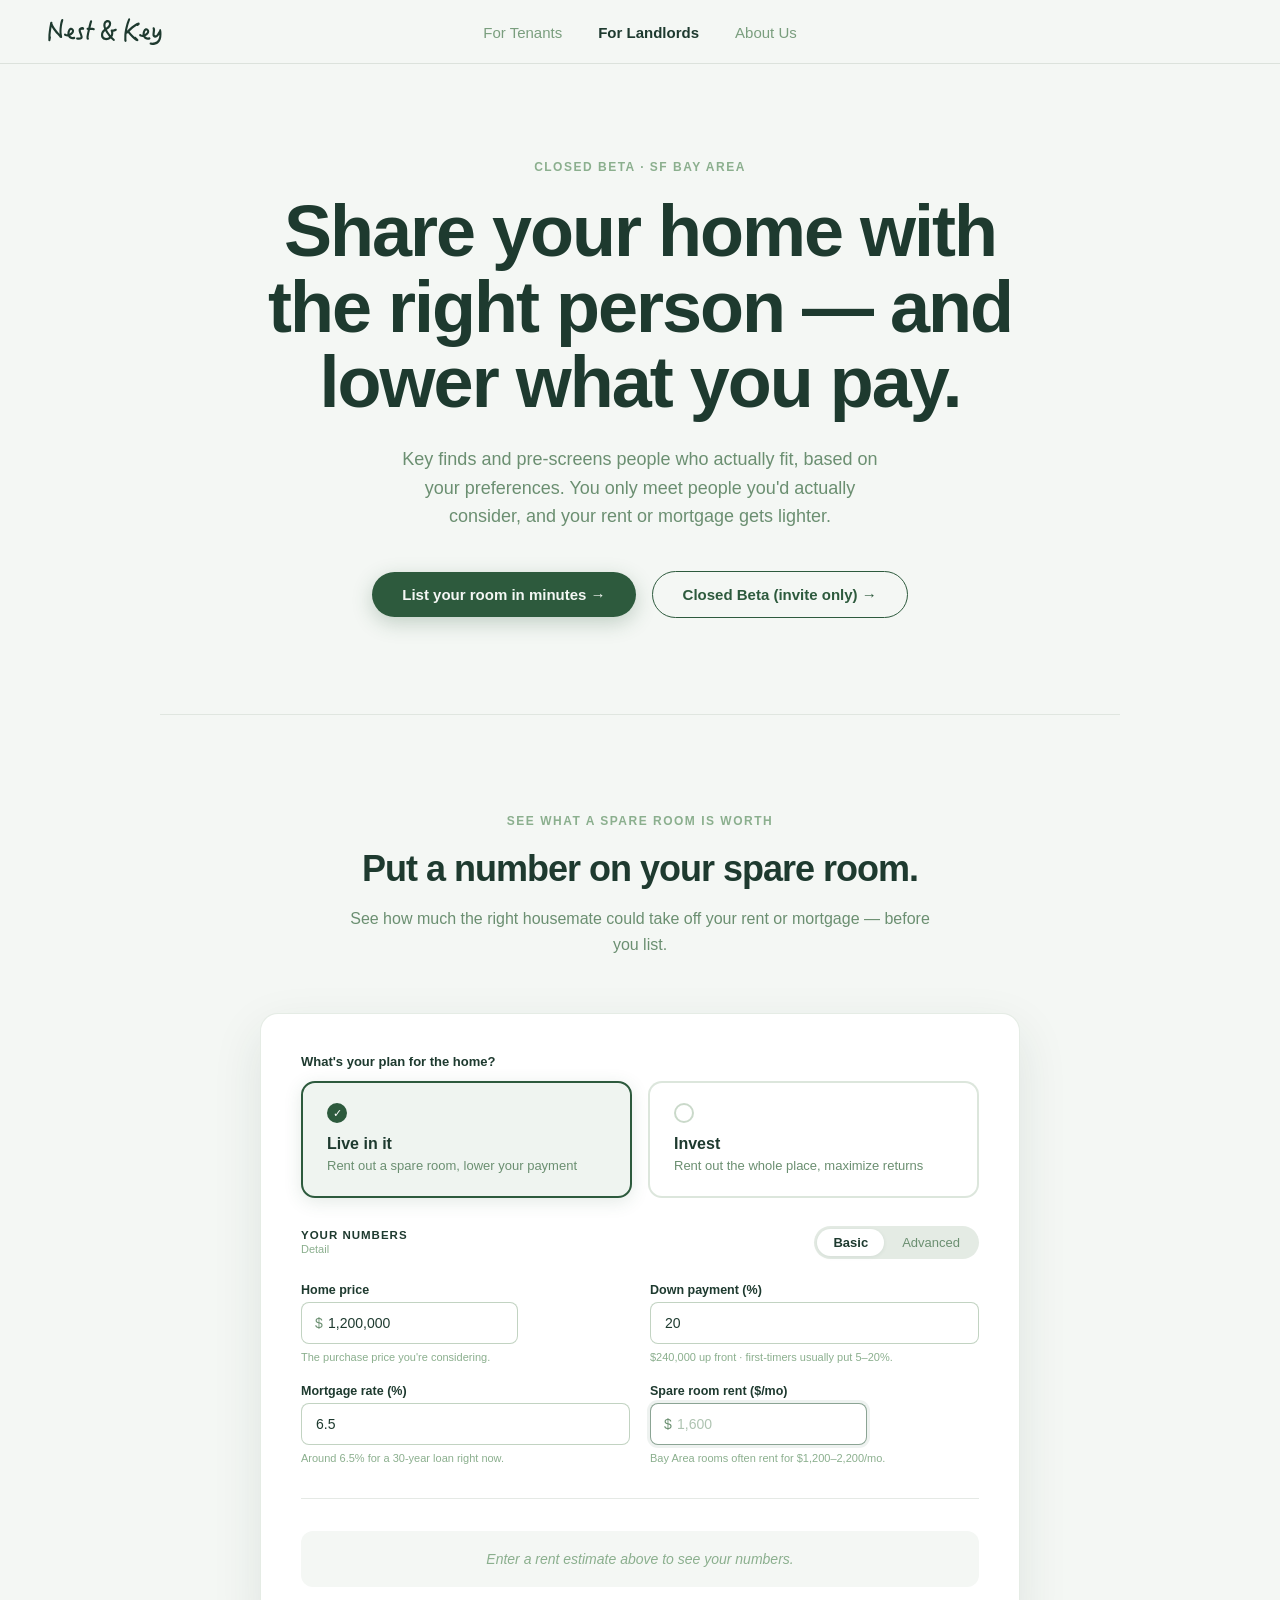
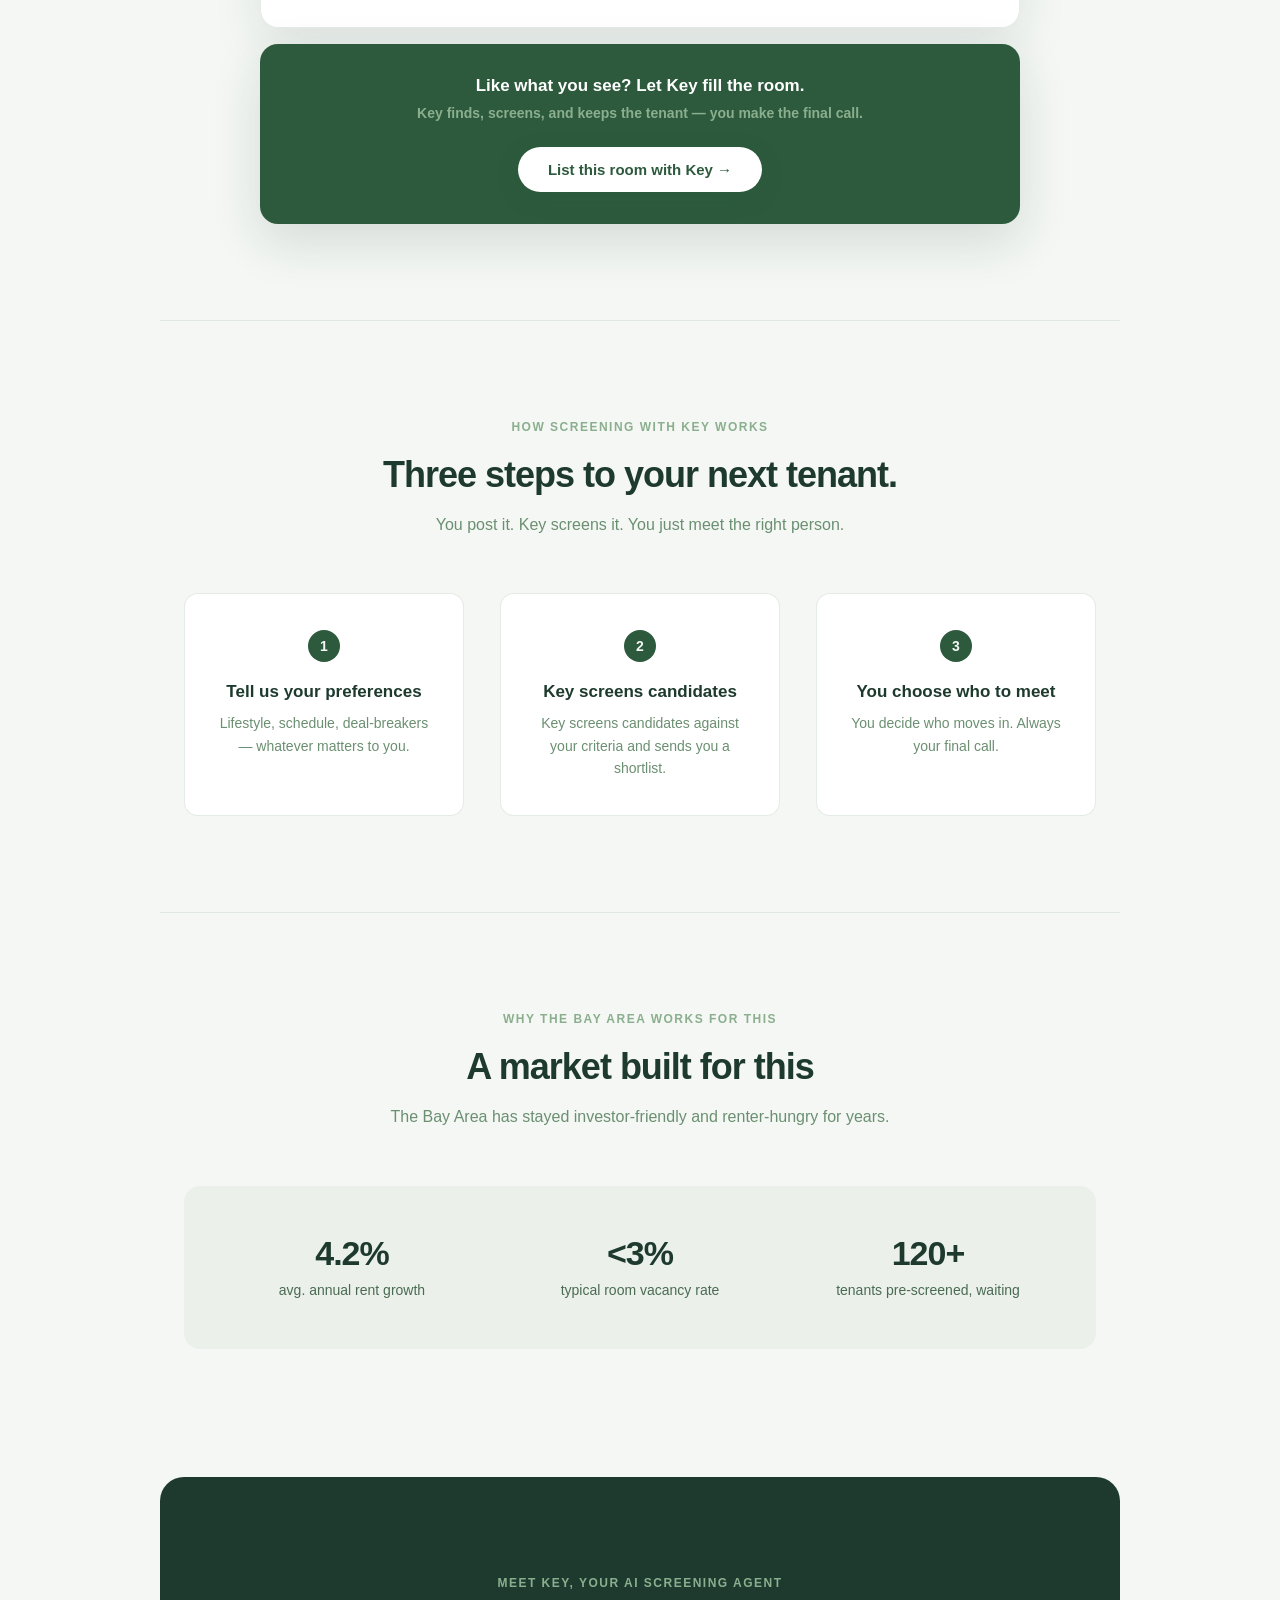
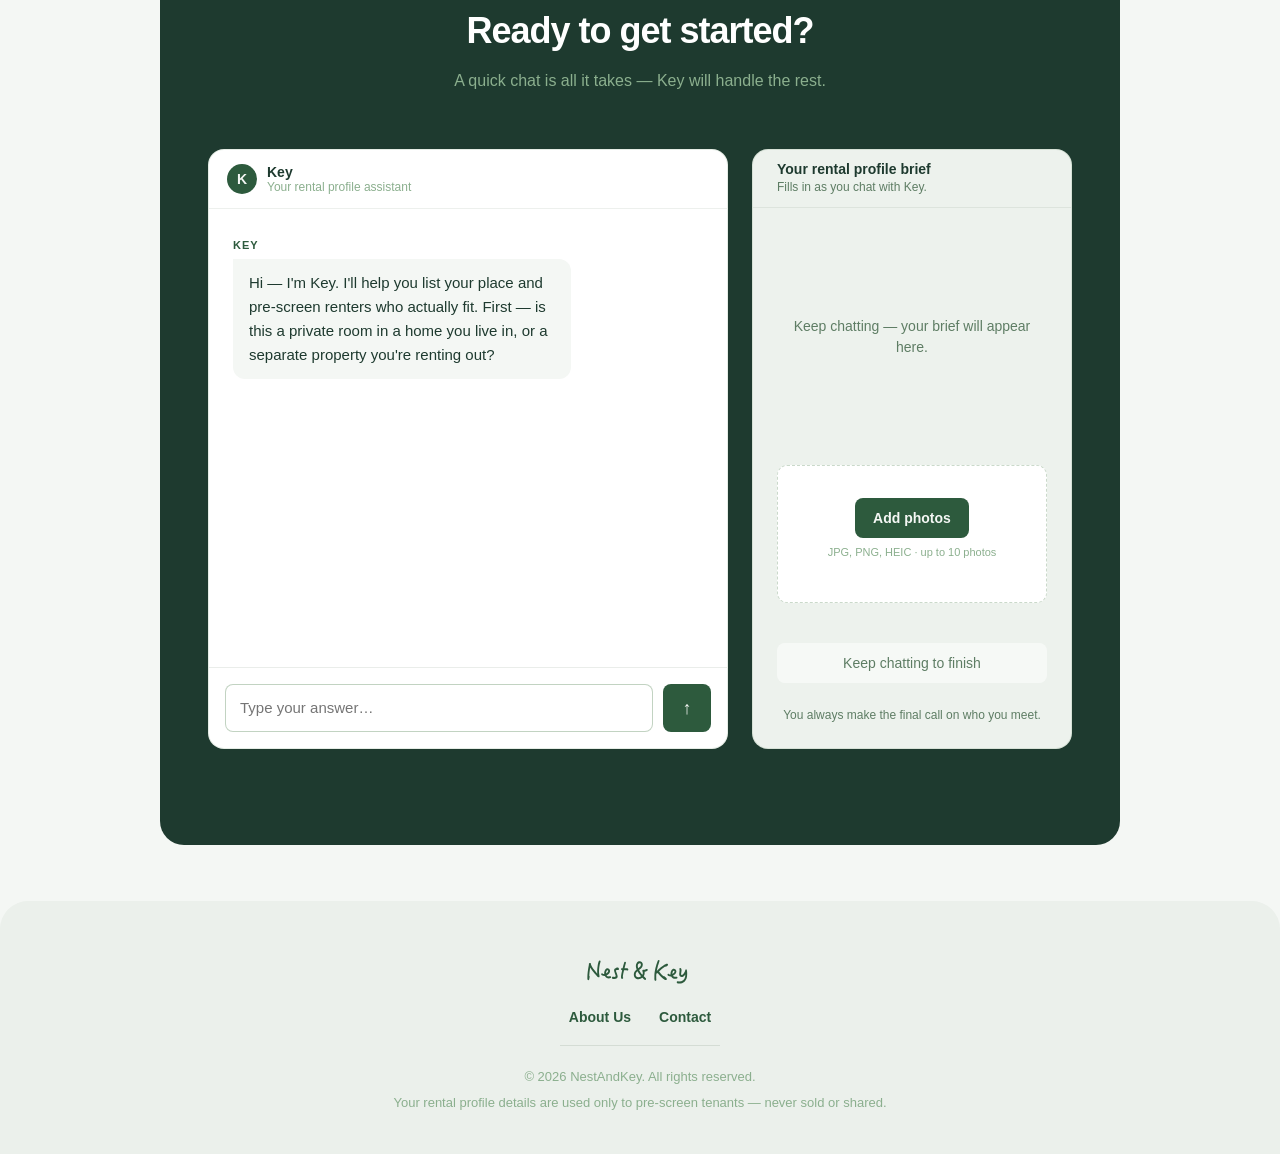
<file: landlords.html>
<!DOCTYPE html>
<html lang="en">
<head>
  <meta charset="UTF-8" />
  <meta name="viewport" content="width=device-width, initial-scale=1.0" />
  <title>Share Your Home, Lower Your Rent — SF Bay Area | Nest &amp; Key</title>
  <meta name="description" content="Find the right person to share your home with, and lower what you pay in rent or mortgage. Key pre-screens tenants against your preferences so you only meet people you'd actually consider." />
  <link rel="stylesheet" href="/styles.css" />
  <style>
    /* Currency input wrapper */
    .input-currency-wrap { position: relative; display: flex; align-items: center; }
    .input-prefix { position: absolute; left: 14px; color: #6B8F71; font-size: 14px; pointer-events: none; z-index: 1; }
    .bcalc-field input.has-prefix { padding-left: 26px; }
    /* Label + ? button wrapper (keeps button centered with label block) */
    .adv-lbl-group { display: flex; align-items: center; gap: 6px; flex: 1; min-width: 0; }
    /* Glossary ? button */
    .gloss-btn {
      display: flex; align-items: center; justify-content: center;
      width: 16px; height: 16px; border-radius: 50%; border: 1.5px solid #B0C4B3;
      background: transparent; color: #6B8F71; font-size: 10px; font-weight: 700;
      cursor: pointer; flex-shrink: 0; line-height: 1; transition: all 0.15s; padding: 0;
    }
    .gloss-btn.open { background: #2D5A3D; border-color: #2D5A3D; color: #F4F7F4; }
    /* Allow popovers to escape the adv-rows container */
    .adv-rows { overflow: visible; }
    .adv-row-item:first-child { border-radius: 12px 12px 0 0; }
    .adv-row-item:last-child  { border-radius: 0 0 12px 12px; }
    /* Glossary popover */
    .gloss-pop {
      position: absolute; top: 100%; left: 0; right: 0; margin-top: 6px; z-index: 6;
      background: #1E3A2F; color: #EFF4F0; font-size: 12px; line-height: 1.55;
      padding: 11px 14px; border-radius: 9px; box-shadow: 0 10px 30px rgba(30,58,47,0.28);
    }

    .hero-block .cta { display: flex; align-items: center; gap: 16px; flex-wrap: wrap; }
    .btn-pill--outline { background: transparent; color: #2D5A3D; border: 1.5px solid #2D5A3D; box-shadow: none; }
    .btn-pill--outline:hover { background: rgba(45,90,61,0.06); }

    /* Gateway/invitation overlay -- shown over the real, unmodified page for
       an invited cold-outreach lead (leads.status === 'draft'). Hard gate,
       no dismiss: an invited lead either claims or leaves the page. */
    /* Sticky banner reinforcing this page is private/invite-only -- pinned
       just below the real nav, above the dimmed backdrop, visible the whole
       time the gateway is up regardless of the backdrop's own scroll. */
    #invite-private-banner {
      display: none; position: fixed; top: 64px; left: 0; right: 0; z-index: 1000;
      background: #1E3A2F; color: #EFF4F0; text-align: center;
      font-size: 13px; font-weight: 600; padding: 10px 16px; box-sizing: border-box;
    }
    #invite-private-banner.visible { display: block; }

    #invite-gateway-backdrop {
      display: none; position: fixed; inset: 0; z-index: 999;
      background: rgba(30,58,47,0.55); overflow-y: auto;
      box-sizing: border-box;
    }
    #invite-gateway-backdrop.visible { display: flex; align-items: safe center; justify-content: center; padding: 40px 0; }
    .invite-gateway-modal {
      background: #fff; border-radius: 20px; box-shadow: 0 24px 60px rgba(30,58,47,0.35);
      width: 860px; max-width: 94%; display: flex; overflow: hidden; margin: auto;
    }
    .invite-gateway-carousel, .invite-gateway-claim {
      flex: 1; min-width: 0; padding: 48px 42px; box-sizing: border-box;
      display: flex; flex-direction: column;
    }
    .invite-gateway-claim { background: #EDF2ED; border-left: 1px solid rgba(80,130,80,0.15); }
    .invite-gateway-carousel-label { font-size: 13px; font-weight: 700; color: #8BAF8E; margin-bottom: 22px; letter-spacing: 0.02em; }
    .invite-trust-card {
      background: #fff; border: 1px solid rgba(80,130,80,0.15); border-radius: 12px; padding: 14px;
      display: flex; align-items: center; gap: 12px; margin-bottom: 24px; box-sizing: border-box;
    }
    .invite-trust-icon {
      width: 40px; height: 40px; border-radius: 50%; background: #2D5A3D; color: #fff;
      display: flex; align-items: center; justify-content: center; font-size: 18px; flex-shrink: 0;
    }
    .invite-trust-label { font-size: 10px; font-weight: 700; text-transform: uppercase; color: #8BAF8E; letter-spacing: 0.04em; margin-bottom: 3px; }
    .invite-trust-detail { font-size: 13px; font-weight: 600; color: #1E3A2F; white-space: nowrap; overflow: hidden; text-overflow: ellipsis; }
    .invite-trust-quote { font-size: 12px; font-style: italic; color: #4A6B52; margin-top: 4px; line-height: 1.4; }
    .invite-trust-found-ago { font-size: 11px; color: #8BAF8E; margin-top: 3px; }
    .invite-gateway-claim h2 { font-size: 24px; font-weight: 700; color: #1E3A2F; margin: 0 0 8px; }
    .invite-gateway-claim .invite-sub { font-size: 15px; color: #1E3A2F; line-height: 1.6; margin: 0 0 24px; }
    .invite-gateway-claim .invite-intro { font-size: 14px; color: #4A6B52; line-height: 1.7; margin: 0 0 24px; }
    .invite-beta-badge {
      display: inline-flex; align-self: flex-start; align-items: center; white-space: nowrap; width: fit-content;
      background: #EBF0EB; color: #2D5A3D; font-size: 13px; font-weight: 600; padding: 5px 10px 5px 0;
      border-radius: 0; margin-bottom: 14px;
    }
    #invite-claim-form { display: flex; flex-direction: column; gap: 14px; margin-top: auto; }
    #invite-claim-email {
      padding: 13px 15px; border-radius: 10px; border: 1px solid rgba(80,130,80,0.3); font-size: 14.5px;
      font-family: inherit; color: #1E3A2F; box-sizing: border-box;
    }
    #invite-claim-submit {
      background: #2D5A3D; color: #fff; font-size: 15px; font-weight: 600; border: none;
      padding: 14px 22px; border-radius: 999px; cursor: pointer; transition: background 0.15s; font-family: inherit;
    }
    #invite-claim-submit:hover { background: #3D7A52; }
    #invite-claim-submit:disabled { opacity: 0.6; cursor: default; }
    #invite-claim-error { color: #B0522E; font-size: 13px; display: none; }
    .invite-reassurance { font-size: 12px; color: #8BAF8E; line-height: 1.5; margin: 8px 0 0; }
    .invite-terms-placeholder { margin-top: 24px; border-top: 1px dashed rgba(80,110,80,0.2); padding-top: 20px; font-size: 11px; color: #B7CBB9; }

    @keyframes invite-typing-bounce { 0%, 60%, 100% { transform: translateY(0); opacity: .4; } 30% { transform: translateY(-4px); opacity: 1; } }

    .invite-slide-heading { font-size: 15px; font-weight: 700; color: #6B8F71; margin-bottom: 20px; flex-shrink: 0; }
    .invite-carousel-slide-body { flex: 1; position: relative; min-height: 220px; }
    .invite-slide { position: absolute; inset: 0; display: flex; flex-direction: column; opacity: 0; pointer-events: none; transition: opacity 0.4s ease; }
    .invite-slide.active { opacity: 1; pointer-events: auto; }
    .invite-chat-demo { display: flex; flex-direction: column; gap: 12px; flex: 1; min-height: 0; overflow-y: auto; scroll-behavior: smooth; }
    .invite-chat-msg { font-size: 13.5px; line-height: 1.5; padding: 10px 14px; border-radius: 12px; max-width: 88%; }
    .invite-chat-msg.key { background: #EFF4F0; color: #1E3A2F; align-self: flex-start; }
    .invite-chat-msg.user { background: #2D5A3D; color: #fff; align-self: flex-end; }
    .invite-typing { display: flex; gap: 4px; padding: 10px 14px; border-radius: 12px; width: fit-content; }
    .invite-typing.key { align-self: flex-start; background: #EFF4F0; }
    .invite-typing.user { align-self: flex-end; background: #2D5A3D; }
    .invite-typing span { width: 6px; height: 6px; border-radius: 50%; display: inline-block; animation: invite-typing-bounce 1s infinite; }
    .invite-typing.key span { background: #8BAF8E; }
    .invite-typing.user span { background: rgba(255,255,255,0.85); }
    .invite-typing span:nth-child(2) { animation-delay: .15s; }
    .invite-typing span:nth-child(3) { animation-delay: .3s; }
    .invite-request-tour-btn {
      align-self: stretch; width: 100%; box-sizing: border-box; margin-top: 8px;
      background: #2D5A3D; color: #fff; border: none; border-radius: 10px; padding: 12px 20px;
      font-size: 14px; font-weight: 600; cursor: pointer; font-family: inherit;
      transition: transform 0.12s ease, background 0.15s ease;
    }
    .invite-request-tour-btn:hover { background: #3D7A52; }
    .invite-tour-confirmed {
      align-self: stretch; width: 100%; box-sizing: border-box; margin-top: 8px; text-align: center;
      background: #EBF0EB; color: #2D5A3D; border-radius: 10px; padding: 12px 20px; font-size: 14px; font-weight: 600;
    }

    .invite-score-demo { height: 100%; overflow-y: auto; display: flex; flex-direction: column; gap: 14px; }
    .invite-score-card { border-radius: 14px; padding: 20px; flex-shrink: 0; position: relative; overflow: hidden; box-sizing: border-box; }
    .invite-score-card.fit { background: #F7FAF7; border: 1px solid rgba(80,130,80,0.15); }
    .invite-score-card.not-fit { background: #FAF3E0; border: 1px solid rgba(196,144,64,0.25); }
    .invite-score-renter-label { font-size: 12px; font-weight: 600; color: #1E3A2F; margin-bottom: 10px; }
    .invite-score-headline { display: flex; align-items: baseline; gap: 8px; margin-bottom: 14px; }
    .invite-score-num { font-size: 34px; font-weight: 700; }
    .invite-score-card.fit .invite-score-num { color: #0F6E56; }
    .invite-score-card.not-fit .invite-score-num { color: #B0812E; }
    .invite-score-fitlabel { font-size: 13px; }
    .invite-score-card.fit .invite-score-fitlabel { color: #4A6B52; }
    .invite-score-card.not-fit .invite-score-fitlabel { color: #8B6A3D; }
    .invite-score-checklist { display: flex; flex-direction: column; gap: 8px; font-size: 13px; }
    .invite-score-card.fit .invite-score-checklist { color: #1E3A2F; }
    .invite-score-card.not-fit .invite-score-checklist { color: #5C4A2A; }
    .invite-score-fade {
      position: absolute; left: 0; right: 0; bottom: 0; height: 36px;
      backdrop-filter: blur(4px); -webkit-backdrop-filter: blur(4px); pointer-events: none;
    }
    .invite-score-card.fit .invite-score-fade { background: linear-gradient(to bottom, rgba(247,250,247,0) 0%, rgba(247,250,247,0.85) 100%); }
    .invite-score-card.not-fit .invite-score-fade { background: linear-gradient(to bottom, rgba(250,243,224,0) 0%, rgba(250,243,224,0.85) 100%); }

    .invite-inbox-frame {
      background: #fff; border: 1px solid #dadce0; border-radius: 12px; box-shadow: 0 6px 18px rgba(30,58,47,0.08);
      overflow: hidden; font-family: Arial, Helvetica, sans-serif; flex: 1; min-height: 0; display: flex; flex-direction: column;
    }
    .invite-inbox-chrome-bar { display: flex; align-items: center; gap: 6px; padding: 8px 14px; background: #f1f3f4; border-bottom: 1px solid #e0e0e0; flex-shrink: 0; }
    .invite-inbox-dot { width: 9px; height: 9px; border-radius: 50%; display: inline-block; }
    .invite-inbox-chrome-label { margin-left: 8px; font-size: 11px; color: #5f6368; font-weight: 600; }
    .invite-inbox-sender-block { padding: 14px 16px 10px; border-bottom: 1px solid #e8eaed; flex-shrink: 0; }
    .invite-inbox-sender-row { display: flex; align-items: center; gap: 10px; }
    .invite-inbox-avatar { width: 32px; height: 32px; border-radius: 50%; background: #2D5A3D; color: #fff; display: flex; align-items: center; justify-content: center; font-size: 14px; font-weight: 700; flex-shrink: 0; }
    .invite-inbox-nameline { display: flex; align-items: baseline; gap: 6px; }
    .invite-inbox-name { font-size: 13px; font-weight: 700; color: #202124; }
    .invite-inbox-email { font-size: 11px; color: #5f6368; }
    .invite-inbox-tome { font-size: 11px; color: #5f6368; margin-top: 1px; }
    .invite-inbox-subject { margin-top: 10px; font-size: 14px; font-weight: 700; color: #202124; }
    .invite-inbox-body { padding: 14px 16px 16px; flex: 1; min-height: 0; overflow-y: auto; display: flex; flex-direction: column; gap: 12px; }
    .invite-inbox-body p { margin: 0; font-size: 13px; color: #3c4043; line-height: 1.5; }
    .invite-inbox-card { border: 1px solid #e8eaed; border-radius: 10px; padding: 14px; background: #FAFCFA; }
    .invite-inbox-card-head { display: flex; align-items: center; justify-content: space-between; margin-bottom: 8px; }
    .invite-inbox-card-name { font-size: 13px; font-weight: 700; color: #202124; }
    .invite-inbox-card-score { font-size: 12px; font-weight: 700; color: #0F6E56; }
    .invite-inbox-card-checks { display: flex; flex-direction: column; gap: 5px; font-size: 12px; color: #3c4043; }
    .invite-inbox-sig { font-size: 11.5px; color: #5f6368; padding-top: 10px; border-top: 1px solid #e8eaed; margin-top: auto; }
    .invite-carousel-dots { display: flex; gap: 8px; justify-content: center; margin-top: 18px; flex-shrink: 0; }
    .invite-dot { width: 20px; height: 20px; padding: 0; display: flex; align-items: center; justify-content: center; border: none; background: transparent; cursor: pointer; }
    .invite-dot::after { content: ''; width: 6px; height: 6px; border-radius: 50%; background: #DDE6DE; }
    .invite-dot.active::after { background: #2D5A3D; }

    @media (max-width: 720px) {
      .invite-gateway-modal { flex-direction: column; }
    }
  </style>
</head>
<body>

  <div id="invite-private-banner">This page is private — only reachable through the link we sent you, not through nestandkey.ai.</div>

  <div id="invite-gateway-backdrop">
    <div class="invite-gateway-modal">
      <div class="invite-gateway-carousel">
        <div class="invite-gateway-carousel-label">Key, in action</div>
        <div class="invite-carousel-slide-body">

          <div class="invite-slide active" data-slide="0">
            <div class="invite-slide-heading">Key interviews the renter</div>
            <div class="invite-chat-demo" id="invite-chat-messages"></div>
          </div>

          <div class="invite-slide" data-slide="1">
            <div class="invite-slide-heading">Key scores the fit</div>
            <div class="invite-score-demo" id="invite-score-demo"></div>
          </div>

          <div class="invite-slide" data-slide="2">
            <div class="invite-slide-heading">You get the result, instantly</div>
            <div class="invite-inbox-frame">
              <div class="invite-inbox-chrome-bar">
                <span class="invite-inbox-dot" style="background:#ec6a5e"></span>
                <span class="invite-inbox-dot" style="background:#f4bf4f"></span>
                <span class="invite-inbox-dot" style="background:#61c554"></span>
                <span class="invite-inbox-chrome-label">Inbox</span>
              </div>
              <div class="invite-inbox-sender-block">
                <div class="invite-inbox-sender-row">
                  <span class="invite-inbox-avatar">K</span>
                  <div style="min-width:0">
                    <div class="invite-inbox-nameline">
                      <span class="invite-inbox-name">Key</span>
                      <span class="invite-inbox-email">&lt;key@nestandkey.ai&gt;</span>
                    </div>
                    <div class="invite-inbox-tome">to me</div>
                  </div>
                </div>
                <div class="invite-inbox-subject">A new prospect for your place</div>
              </div>
              <div class="invite-inbox-body">
              <p>Hi there,</p>
              <p>Good news — I found a strong candidate for your room. Here's a quick look before you decide:</p>
              <div class="invite-inbox-card">
                <div class="invite-inbox-card-head"><span class="invite-inbox-card-name">Jordan M.</span><span class="invite-inbox-card-score">92% likely fit</span></div>
                <div class="invite-inbox-card-checks">
                  <div>✓ Move-in timeline matches</div>
                  <div>✓ Non-smoking, as required</div>
                  <div>✓ Budget aligns with rent</div>
                </div>
              </div>
              <div class="invite-inbox-card">
                <div class="invite-inbox-card-head"><span class="invite-inbox-card-name">Sam K.</span><span class="invite-inbox-card-score">88% likely fit</span></div>
                <div class="invite-inbox-card-checks">
                  <div>✓ Move-in date matches</div>
                  <div>✓ Clean rental history</div>
                  <div>✓ Budget comfortably covers rent</div>
                </div>
              </div>
              <div class="invite-inbox-sig">— Key, Nest &amp; Key</div>
              </div>
            </div>
          </div>

        </div>
        <div class="invite-carousel-dots" id="invite-carousel-dots">
          <button class="invite-dot active" data-dot="0" aria-label="Slide 1"></button>
          <button class="invite-dot" data-dot="1" aria-label="Slide 2"></button>
          <button class="invite-dot" data-dot="2" aria-label="Slide 3"></button>
        </div>
      </div>
      <div class="invite-gateway-claim">
        <div class="invite-trust-card">
          <div class="invite-trust-icon">✓</div>
          <div style="min-width:0">
            <div class="invite-trust-label">Found Your Room on Facebook</div>
            <div class="invite-trust-detail" id="invite-trust-detail">Private room</div>
            <div class="invite-trust-quote" id="invite-trust-quote" hidden></div>
            <div class="invite-trust-found-ago" id="invite-trust-found-ago" hidden></div>
          </div>
        </div>
        <h2>Congrats!</h2>
        <p class="invite-sub">You're invited to join Nest &amp; Key's closed beta this month.</p>
        <p class="invite-intro">Claim your AI screening assistant and build your own personalized agent — Key asks tailored questions to learn what matters most to you, screens renters for your room, and sends the results straight to your inbox, so you only meet people worth meeting.</p>
        <span class="invite-beta-badge">Free during Closed Beta</span>
        <form id="invite-claim-form">
          <input type="email" id="invite-claim-email" placeholder="you@email.com" required />
          <button type="submit" id="invite-claim-submit">Claim your Key →</button>
          <p id="invite-claim-error"></p>
        </form>
        <p class="invite-reassurance">Takes about 2 minutes. You're always the one who decides who moves in.</p>
        <div class="invite-terms-placeholder">This is a self-service tool: Key helps you screen renters — listing, managing, and deciding on your property stays entirely yours.</div>
      </div>
    </div>
  </div>

  <nav>
    <div class="nav-left">
      <button class="hamburger" id="hamburger" onclick="toggleMenu()" aria-label="Menu">
        <span></span><span></span><span></span>
      </button>
      <a class="nav-logo" href="/">
        <svg width="120" height="34" viewBox="40 88 160 55" fill="none" xmlns="http://www.w3.org/2000/svg" style="display:block;">
          <path d="M206.475 119.691C206.475 126.019 204.839 130.495 201.611 133.25C198.942 135.488 195.542 136.65 191.324 136.65C188.655 136.65 187.321 135.832 187.321 134.283C187.321 133.163 187.881 132.604 188.957 132.561C189.473 132.604 190.248 132.69 191.281 132.819C197.866 132.733 201.654 129.849 202.687 124.125C202.902 122.79 203.031 121.413 203.031 119.95C200.75 123.135 198.512 124.727 196.317 124.727C194.939 124.727 193.906 124.297 193.132 123.35C192.314 122.446 191.926 121.284 191.926 119.864C191.926 119.003 192.013 117.625 192.228 115.818C192.443 114.01 192.572 112.719 192.572 111.858C192.572 111.6 192.486 111.255 192.357 110.739C192.185 110.222 192.142 109.878 192.142 109.62C192.142 108.544 192.744 107.984 194.036 107.984C194.724 107.984 195.284 108.458 195.671 109.404C196.015 110.179 196.188 111.126 196.188 112.159C196.188 112.546 196.015 113.752 195.757 115.732C195.499 117.712 195.37 119.046 195.37 119.734C195.37 120.509 195.671 120.897 196.36 120.897C197.307 120.897 198.297 120.251 199.33 118.96C200.104 118.013 201.137 116.334 202.472 113.967C203.117 112.848 203.031 110.524 204.452 110.524C205.786 110.524 206.475 113.795 206.475 116.808V119.691Z" fill="currentColor"/>
          <path d="M188.711 125.976C188.711 127.353 187.248 128.085 184.364 128.085C181.093 128.085 178.682 126.621 177.133 123.652H175.842C174.723 123.652 173.647 123.436 172.528 122.963C171.064 122.36 170.375 121.586 170.375 120.639C170.375 119.434 170.935 118.831 172.054 118.831C172.312 118.831 172.743 119.046 173.345 119.477C173.948 119.907 174.507 120.122 175.11 120.122H176.1C175.971 119.39 175.928 118.788 175.928 118.357C175.928 116.291 176.444 114.355 177.477 112.547C178.682 110.438 180.189 109.362 182.04 109.362C183.116 109.362 184.149 109.878 185.182 110.911C186.215 111.944 186.731 113.106 186.731 114.312C186.731 117.497 184.579 120.251 180.275 122.576C181.308 123.824 182.427 124.426 183.718 124.426C184.063 124.426 184.622 124.383 185.354 124.297C186.086 124.211 186.645 124.125 186.989 124.125C187.42 124.125 187.85 124.34 188.195 124.685C188.539 125.115 188.711 125.545 188.711 125.976ZM183.331 114.484C183.331 114.139 183.159 113.838 182.901 113.494C182.556 113.236 182.212 113.063 181.868 113.063C181.093 113.063 180.49 113.709 180.06 115C179.629 116.076 179.457 117.195 179.457 118.357V119.132C182.04 117.454 183.331 115.904 183.331 114.484Z" fill="currentColor"/>
          <path d="M171.391 102.217C171.391 103.422 170.659 104.326 169.282 105.014C168.206 105.617 167.603 105.875 167.431 105.875C167.216 105.875 166.829 105.746 166.226 105.488C162.395 107.769 158.608 110.782 154.906 114.527C156.068 116.162 157.446 117.798 159.038 119.433C160.803 121.327 162.266 122.662 163.471 123.393C163.816 123.393 163.988 123.35 164.074 123.35C164.461 123.35 164.892 123.565 165.365 123.953L167.905 126.234C168.808 127.052 169.282 127.783 169.282 128.386C169.282 128.86 169.11 129.29 168.765 129.677C168.378 130.065 167.948 130.28 167.474 130.28C166.656 130.28 165.666 129.849 164.461 129.075C160.458 126.406 156.413 122.403 152.367 117.109C151.635 117.755 150.86 118.185 150.085 118.357C149.87 120.38 149.784 122.231 149.784 123.867C149.784 125.933 149.784 127.396 149.87 128.171C149.87 128.343 149.87 128.644 149.956 129.032C149.999 129.462 150.042 129.72 150.042 129.849C150.042 130.28 149.87 130.667 149.569 131.012C149.225 131.356 148.88 131.528 148.45 131.528C147.761 131.528 147.202 131.141 146.814 130.452C146.47 129.893 146.341 129.29 146.341 128.515C146.341 128.085 146.341 127.009 146.384 125.244C146.384 123.522 146.384 122.575 146.384 122.317C146.384 118.486 147.029 113.795 148.321 108.243C149.483 103.121 150.903 98.6442 152.539 94.8135C152.969 93.8666 153.486 93.3501 154.131 93.3501C155.25 93.3501 155.853 93.8666 155.853 94.8996C155.853 95.2439 155.38 96.7934 154.476 99.5051C153.4 102.733 152.84 104.498 152.754 104.756C151.893 107.769 151.248 110.653 150.774 113.494L154.949 109.534C156.8 107.812 159.21 105.918 162.223 103.938C165.709 101.528 168.163 100.323 169.626 100.323C170.057 100.323 170.444 100.538 170.788 100.925C171.176 101.313 171.391 101.743 171.391 102.217Z" fill="currentColor"/>
          <path d="M134.182 111.556C134.182 112.159 134.053 112.633 133.881 112.891C133.622 113.192 133.235 113.493 132.632 113.752C131.599 114.311 130.222 114.785 128.457 115.172C128.543 115.904 128.586 116.678 128.586 117.453C128.586 119.562 127.984 121.585 126.865 123.479C127.769 124.254 129.017 125.459 130.652 127.051C130.911 127.439 131.083 127.912 131.083 128.429C131.083 129.548 130.48 130.107 129.318 130.107C128.629 130.107 127.037 128.816 124.454 126.148C122.044 127.912 119.634 128.773 117.137 128.773C114.641 128.773 112.618 127.998 111.025 126.449C109.433 124.899 108.658 122.876 108.658 120.294C108.658 118.142 109.089 116.334 110.036 114.828C110.724 113.709 111.972 112.374 113.866 110.782C112.833 108.113 112.36 106.09 112.36 104.627C112.36 102.302 112.962 100.323 114.254 98.6009C115.545 96.8362 117.31 95.9323 119.462 95.9323C121.097 95.9323 122.431 96.4919 123.508 97.6109C124.584 98.687 125.143 100.064 125.143 101.786C125.143 104.11 124.454 106.09 123.12 107.726C122.302 108.759 120.71 110.179 118.299 111.901C119.591 114.354 120.796 116.248 121.872 117.582L124.282 120.724C124.885 119.605 125.186 118.529 125.186 117.453C125.186 116.851 125.014 115.99 124.756 114.914C124.411 113.881 124.282 113.278 124.282 113.02C124.282 112.546 124.454 112.159 124.885 111.815C125.229 111.513 125.66 111.341 126.09 111.341C126.176 111.341 126.434 111.384 126.779 111.427C127.08 111.513 127.295 111.513 127.424 111.513C127.941 111.513 129.017 111.212 130.695 110.523C131.47 110.222 132.159 110.05 132.804 110.05C133.149 110.05 133.45 110.222 133.794 110.523C134.053 110.825 134.182 111.169 134.182 111.556ZM121.571 102.259C121.571 101.571 121.398 100.925 121.097 100.366C120.753 99.8922 120.322 99.6339 119.806 99.6339C117.223 99.6339 115.932 101.269 115.932 104.455C115.932 105.574 116.19 106.951 116.707 108.587C119.935 106.521 121.571 104.412 121.571 102.259ZM121.958 123.393C118.859 119.433 116.664 116.334 115.416 114.053C113.221 115.947 112.145 117.927 112.145 119.993C112.145 121.542 112.532 122.79 113.307 123.737C114.081 124.641 115.244 125.072 116.707 125.072C118.558 125.072 120.322 124.512 121.958 123.393Z" fill="currentColor"/>
          <path d="M98.6138 110.782C98.6138 111.299 98.4416 111.772 98.1403 112.203C97.796 112.633 97.4086 112.848 97.0212 112.848C96.4186 112.848 95.8591 112.676 95.4287 112.246C95.1274 112.246 94.3957 112.246 93.1905 112.203C91.9854 112.203 91.2106 112.16 90.7802 112.16C90.0055 115.517 89.532 117.583 89.3598 118.401C88.8433 120.811 88.5851 123.006 88.499 124.9C88.9294 125.244 89.1446 125.718 89.1446 126.406C89.1446 126.837 88.9294 127.224 88.5421 127.612C88.1116 127.956 87.7243 128.128 87.2939 128.128C85.8735 128.128 85.1848 126.923 85.1848 124.599C85.1848 123.307 85.4431 121.241 86.0026 118.444L87.2939 112.246C85.9596 112.246 85.3139 111.643 85.3139 110.395C85.3139 109.62 85.5722 109.104 86.0887 108.845C86.433 108.673 87.0786 108.544 88.1116 108.544C89.2307 103.982 90.1776 100.452 90.9524 97.8697C91.2106 96.9658 91.7271 96.4924 92.5019 96.4924C93.6209 96.4924 94.2235 97.138 94.3527 98.4292C94.0944 99.3331 93.7501 100.366 93.3627 101.571C92.8462 103.336 92.2867 105.617 91.6841 108.458C91.9854 108.458 93.0614 108.501 94.8691 108.544C97.3656 108.673 98.6138 109.405 98.6138 110.782Z" fill="currentColor"/>
          <path d="M81.4732 110.265C81.4732 110.782 81.301 111.169 80.9998 111.428C80.6554 111.772 80.268 111.901 79.8376 111.901C79.6224 111.901 79.235 111.901 78.7186 111.815C78.2021 111.815 77.8147 111.772 77.5564 111.772C76.4374 111.772 75.8778 112.202 75.8778 113.02C75.8778 113.537 76.3943 115.129 77.4704 117.798C78.5033 120.509 79.0629 122.532 79.0629 123.824C79.0629 125.072 78.5464 126.062 77.5564 126.88C76.4374 127.697 74.9309 128.128 73.0371 128.128C69.9381 128.128 68.4316 127.482 68.4316 126.277C68.4316 125.803 68.5608 125.33 68.9051 124.9C69.1633 124.469 69.5077 124.211 69.895 124.211C69.9811 124.211 70.4546 124.297 71.3154 124.383C72.1762 124.512 72.908 124.555 73.4245 124.555C74.8448 124.555 75.5765 124.082 75.5765 123.049C75.5765 122.446 75.017 120.811 73.984 118.228C72.951 115.646 72.4345 113.709 72.4345 112.504C72.4345 110.524 73.4244 109.146 75.4474 108.415C75.8778 107.726 76.6956 107.339 77.9868 107.339C79.9668 107.339 81.0428 107.984 81.215 109.275C81.3871 109.62 81.4732 109.964 81.4732 110.265Z" fill="currentColor"/>
          <path d="M67.1106 125.115C67.1106 126.492 65.6472 127.224 62.7634 127.224C59.4922 127.224 57.0819 125.761 55.5324 122.791H54.2412C53.1221 122.791 52.0461 122.576 50.927 122.102C49.4636 121.5 48.7749 120.725 48.7749 119.778C48.7749 118.573 49.3344 117.97 50.4535 117.97C50.7118 117.97 51.1422 118.185 51.7448 118.616C52.3473 119.046 52.9069 119.261 53.5095 119.261H54.4994C54.3703 118.53 54.3273 117.927 54.3273 117.497C54.3273 115.431 54.8438 113.494 55.8767 111.686C57.0819 109.577 58.5884 108.501 60.4391 108.501C61.5152 108.501 62.5482 109.018 63.5812 110.051C64.6142 111.084 65.1307 112.246 65.1307 113.451C65.1307 116.636 62.9786 119.391 58.6744 121.715C59.7074 122.963 60.8265 123.566 62.1178 123.566C62.4621 123.566 63.0216 123.523 63.7533 123.437C64.485 123.35 65.0446 123.264 65.3889 123.264C65.8193 123.264 66.2497 123.48 66.5941 123.824C66.9384 124.254 67.1106 124.685 67.1106 125.115ZM61.7304 113.623C61.7304 113.279 61.5582 112.977 61.3 112.633C60.9556 112.375 60.6113 112.203 60.267 112.203C59.4922 112.203 58.8897 112.848 58.4592 114.14C58.0288 115.216 57.8567 116.335 57.8567 117.497V118.272C60.4391 116.593 61.7304 115.043 61.7304 113.623Z" fill="currentColor"/>
          <path d="M47.7147 96.2768C47.7147 96.535 47.5856 97.0515 47.3704 97.7833C45.6487 103.207 44.8309 109.146 44.8309 115.603C44.8309 116.549 45.0892 118.874 45.6918 122.575C45.7778 123.178 45.8209 123.479 45.8209 123.522C45.8209 124.727 45.2183 125.287 44.0562 125.287C43.7549 125.287 43.4106 125.158 42.9801 124.813C42.6358 124.77 42.2054 124.426 41.6028 123.824C41.4306 123.651 40.2685 122.317 38.0734 119.735C35.4909 116.765 33.8123 114.785 33.0376 113.752C31.402 111.686 29.9816 109.491 28.7765 107.252C27.6574 113.709 27.0978 118.874 27.0118 122.704H27.3991C27.5713 123.049 27.7004 123.393 27.7004 123.78C27.7004 124.857 27.3991 126.664 26.7965 129.247C26.5813 130.108 26.1079 130.538 25.3331 130.538C24.9027 130.538 24.5153 130.323 24.128 129.935C23.6976 129.548 23.5254 129.161 23.5254 128.73V125.115C23.5254 119.089 24.4723 111.212 26.3661 101.528C26.237 101.356 26.194 101.141 26.194 100.925C26.194 100.538 26.4092 100.108 26.9257 99.591C27.4422 99.1176 27.8726 98.8593 28.26 98.8593C28.7765 98.8593 29.2069 99.0315 29.5512 99.3758C29.8955 99.7201 30.0677 100.151 30.0677 100.667C30.0677 100.839 29.9816 101.054 29.8955 101.399C31.445 105.789 35.4048 111.514 41.6889 118.572C41.5167 116.42 41.4737 114.828 41.4737 113.752C41.4737 111.298 41.7319 108.285 42.2915 104.67C42.851 100.753 43.5397 97.8263 44.3575 95.8464C44.7018 94.9855 45.2613 94.5121 46.0361 94.5121C46.4665 94.5121 46.8539 94.7273 47.1982 95.0716C47.5425 95.459 47.7147 95.8464 47.7147 96.2768Z" fill="currentColor"/>
        </svg>
      </a>
    </div>
    <div class="nav-links">
      <a href="/">For Tenants</a>
      <a href="/landlords" class="active">For Landlords</a>
      <a href="/about">About Us</a>
    </div>
  </nav>

  <div class="mobile-menu" id="mobile-menu">
    <a href="/">For Tenants</a>
    <a href="/landlords" class="active">For Landlords</a>
    <a href="/about">About Us</a>
  </div>

  <section id="landlords" class="section-multi">
    <div class="hero-block">
      <span class="tag">Closed Beta · SF Bay Area</span>
      <h1>Share your home with the right person — and lower what you pay.</h1>
      <p class="sub">Key finds and pre-screens people who actually fit, based on your preferences. You only meet people you'd actually consider, and your rent or mortgage gets lighter.</p>
      <p class="waitlist-social" style="margin-top:24px;display:none;"><a href="/listing-sample-socal" style="color:#2D5A3D;font-weight:500;text-decoration:none;border-bottom:1px solid rgba(80,130,80,0.4);">See a sample profile →</a></p>
      <div class="cta">
        <a href="#intake" onclick="document.getElementById('intake').scrollIntoView({behavior:'smooth'});" class="btn-pill">List your room in minutes →</a>
        <a href="/key-intake.html" class="btn-pill btn-pill--outline">Closed Beta (invite only) →</a>
      </div>
    </div>

    <div class="content-section centered" id="calculator">
      <span class="tag">See what a spare room is worth</span>
      <h2 class="section-title">Put a number on your spare room.</h2>
      <p class="section-subtitle">See how much the right housemate could take off your rent or mortgage — before you list.</p>
      <div class="bcalc-card">

        <p class="scenario-prompt">What's your plan for the home?</p>
        <div class="scenario-picker">
          <button class="scenario-btn selected" id="btn-livein" onclick="bSetScenario('livein')">
            <div class="sb-check">✓</div>
            <div class="sb-title">Live in it</div>
            <div class="sb-sub">Rent out a spare room, lower your payment</div>
          </button>
          <button class="scenario-btn" id="btn-invest" onclick="bSetScenario('invest')">
            <div class="sb-check">✓</div>
            <div class="sb-title">Invest</div>
            <div class="sb-sub">Rent out the whole place, maximize returns</div>
          </button>
        </div>

        <div class="calc-controls-row">
          <div class="calc-label-group">
            <span class="calc-section-label">YOUR NUMBERS</span>
            <span class="calc-section-cap">Detail</span>
          </div>
          <div class="pill-toggle">
            <button class="pill-btn active" id="pill-basic" onclick="bSetDetail('basic')">Basic</button>
            <button class="pill-btn" id="pill-adv" onclick="bSetDetail('advanced')">Advanced</button>
          </div>
        </div>

        <div class="bcalc-grid">
          <div class="bcalc-field">
            <label for="b-price">Home price</label>
            <div class="input-currency-wrap">
              <span class="input-prefix">$</span>
              <input type="text" inputmode="numeric" id="b-price" value="1,200,000" placeholder="1,200,000" oninput="bFormatCurrency(this); bRunCalc()" class="has-prefix" />
            </div>
            <span class="field-hint">The purchase price you're considering.</span>
          </div>
          <div class="bcalc-field">
            <label for="b-down">Down payment (%)</label>
            <input type="number" id="b-down" value="20" min="0" max="100" oninput="bRunCalc()" />
            <span class="field-hint" id="b-down-hint">$240,000 up front · first-timers usually put 5–20%.</span>
          </div>
          <div class="bcalc-field">
            <label for="b-rate">Mortgage rate (%)</label>
            <input type="number" id="b-rate" value="6.5" step="0.1" oninput="bRunCalc()" />
            <span class="field-hint">Around 6.5% for a 30-year loan right now.</span>
          </div>
          <div class="bcalc-field">
            <label for="b-rent" id="b-rent-label">Spare room rent ($/mo)</label>
            <div class="input-currency-wrap">
              <span class="input-prefix">$</span>
              <input type="text" inputmode="numeric" id="b-rent" placeholder="1,600" oninput="bFormatCurrency(this); bRunCalc()" class="has-prefix awaiting" />
            </div>
            <span class="field-hint" id="b-rent-hint">Bay Area rooms often rent for $1,200–2,200/mo.</span>
          </div>

          <div class="bcalc-field bcalc-adv">
            <label for="b-tax">Property tax rate (%/yr)</label>
            <input type="number" id="b-tax" value="1.2" step="0.1" oninput="bRunCalc()" />
            <span class="field-hint">CA base rate is 1% + local assessments.</span>
          </div>
          <div class="bcalc-field bcalc-adv">
            <label for="b-ins">Home insurance ($/yr)</label>
            <input type="number" id="b-ins" value="1800" oninput="bRunCalc()" />
            <span class="field-hint">Typical range $1,200–$2,400/yr.</span>
          </div>
          <div class="bcalc-field bcalc-adv">
            <label for="b-hoa">HOA dues ($/mo)</label>
            <input type="number" id="b-hoa" value="0" oninput="bRunCalc()" />
            <span class="field-hint">Enter 0 if no HOA.</span>
          </div>
          <div class="bcalc-field bcalc-adv">
            <label for="b-extra" id="b-extra-label">Lender rent-credit (%)</label>
            <input type="number" id="b-extra" value="75" min="0" max="100" oninput="bRunCalc()" />
            <span class="field-hint" id="b-extra-hint">Lenders typically count 70–75% of rental income.</span>
          </div>
        </div>

        <div class="bcalc-divider"></div>

        <div id="b-results">
          <div class="takeaway-empty">Enter a rent estimate above to see your numbers.</div>
        </div>

      </div>
      <div class="calc-cta-band">
        <p>Like what you see? Let Key fill the room.</p>
        <p class="calc-cta-sub">Key finds, screens, and keeps the tenant — you make the final call.</p>
        <a href="#intake" onclick="document.getElementById('intake').scrollIntoView({behavior:'smooth'});" class="btn-pill">List this room with Key →</a>
      </div>
    </div>

    <div class="content-section centered">
      <span class="tag">How screening with Key works</span>
      <h2 class="section-title">Three steps to your next tenant.</h2>
      <p class="section-subtitle">You post it. Key screens it. You just meet the right person.</p>
      <div class="steps-grid">
        <div class="step-card">
          <span class="step-num">1</span>
          <h3>Tell us your preferences</h3>
          <p>Lifestyle, schedule, deal-breakers — whatever matters to you.</p>
        </div>
        <div class="step-card">
          <span class="step-num">2</span>
          <h3>Key screens candidates</h3>
          <p>Key screens candidates against your criteria and sends you a shortlist.</p>
        </div>
        <div class="step-card">
          <span class="step-num">3</span>
          <h3>You choose who to meet</h3>
          <p>You decide who moves in. Always your final call.</p>
        </div>
      </div>
    </div>

    <div class="content-section centered">
      <span class="tag">Why the Bay Area works for this</span>
      <h2 class="section-title">A market built for this</h2>
      <p class="section-subtitle">The Bay Area has stayed investor-friendly and renter-hungry for years.</p>
      <div class="market-stats-panel">
        <div class="market-stat">
          <div class="market-stat-num">4.2%</div>
          <div class="market-stat-lbl">avg. annual rent growth</div>
        </div>
        <div class="market-stat">
          <div class="market-stat-num">&lt;3%</div>
          <div class="market-stat-lbl">typical room vacancy rate</div>
        </div>
        <div class="market-stat">
          <div class="market-stat-num">120+</div>
          <div class="market-stat-lbl">tenants pre-screened, waiting</div>
        </div>
      </div>
    </div>

    <div class="content-section centered section-filled" id="intake">
      <span class="tag">Meet Key, your AI screening agent</span>
      <h2 class="section-title">Ready to get started?</h2>
      <p class="section-subtitle">A quick chat is all it takes — Key will handle the rest.</p>
      <div class="key-intake-wrap">

        <div class="chat-card" id="key-chat-card">
          <div class="chat-header">
            <span class="chat-avatar">K</span>
            <div style="display:flex; flex-direction:column;">
              <span class="chat-header-name">Key</span>
              <span class="chat-header-sub">Your rental profile assistant</span>
            </div>
          </div>
          <div class="chat-messages" id="key-chat-messages"></div>
          <div class="chat-input-row" id="key-chat-input-row">
            <textarea id="key-chat-input" placeholder="Type your answer…" disabled></textarea>
            <button class="chat-send" id="key-chat-send" aria-label="Send" disabled>↑</button>
          </div>
        </div>

        <div class="key-brief-panel" id="key-brief-panel">
          <div class="key-brief-head">
            <div class="key-brief-title">Your rental profile brief</div>
            <div class="key-brief-sub">Fills in as you chat with Key.</div>
          </div>

          <div class="key-brief-fields" id="key-brief-fields">
            <div class="key-brief-empty">Keep chatting — your brief will appear&nbsp;here.</div>
          </div>

          <div class="key-brief-divider"></div>

          <div class="key-photo-block">
            <div class="key-photo-drop">
              <input type="file" id="key-photo-input" accept="image/jpeg,image/png,image/webp,image/heic" multiple style="display:none" />
              <button class="key-photo-btn" onclick="document.getElementById('key-photo-input').click()" type="button">Add photos</button>
              <div class="key-photo-hint" id="key-photo-hint">JPG, PNG, HEIC · up to 10 photos</div>
              <div class="key-photo-grid" id="key-photo-grid"></div>
            </div>
            <div id="key-photo-list"></div>
          </div>

          <div class="key-brief-status" id="key-brief-status">Keep chatting to finish</div>
          <div class="key-brief-trust">You always make the final call on who you&nbsp;meet.</div>
        </div>

      </div>
    </div>
  </section>

  <footer>
    <a class="footer-mark footer-logo" href="/">
      <svg width="120" height="34" viewBox="40 88 160 55" fill="none" xmlns="http://www.w3.org/2000/svg" style="display:block;">
        <path d="M206.475 119.691C206.475 126.019 204.839 130.495 201.611 133.25C198.942 135.488 195.542 136.65 191.324 136.65C188.655 136.65 187.321 135.832 187.321 134.283C187.321 133.163 187.881 132.604 188.957 132.561C189.473 132.604 190.248 132.69 191.281 132.819C197.866 132.733 201.654 129.849 202.687 124.125C202.902 122.79 203.031 121.413 203.031 119.95C200.75 123.135 198.512 124.727 196.317 124.727C194.939 124.727 193.906 124.297 193.132 123.35C192.314 122.446 191.926 121.284 191.926 119.864C191.926 119.003 192.013 117.625 192.228 115.818C192.443 114.01 192.572 112.719 192.572 111.858C192.572 111.6 192.486 111.255 192.357 110.739C192.185 110.222 192.142 109.878 192.142 109.62C192.142 108.544 192.744 107.984 194.036 107.984C194.724 107.984 195.284 108.458 195.671 109.404C196.015 110.179 196.188 111.126 196.188 112.159C196.188 112.546 196.015 113.752 195.757 115.732C195.499 117.712 195.37 119.046 195.37 119.734C195.37 120.509 195.671 120.897 196.36 120.897C197.307 120.897 198.297 120.251 199.33 118.96C200.104 118.013 201.137 116.334 202.472 113.967C203.117 112.848 203.031 110.524 204.452 110.524C205.786 110.524 206.475 113.795 206.475 116.808V119.691Z" fill="currentColor"/>
        <path d="M188.711 125.976C188.711 127.353 187.248 128.085 184.364 128.085C181.093 128.085 178.682 126.621 177.133 123.652H175.842C174.723 123.652 173.647 123.436 172.528 122.963C171.064 122.36 170.375 121.586 170.375 120.639C170.375 119.434 170.935 118.831 172.054 118.831C172.312 118.831 172.743 119.046 173.345 119.477C173.948 119.907 174.507 120.122 175.11 120.122H176.1C175.971 119.39 175.928 118.788 175.928 118.357C175.928 116.291 176.444 114.355 177.477 112.547C178.682 110.438 180.189 109.362 182.04 109.362C183.116 109.362 184.149 109.878 185.182 110.911C186.215 111.944 186.731 113.106 186.731 114.312C186.731 117.497 184.579 120.251 180.275 122.576C181.308 123.824 182.427 124.426 183.718 124.426C184.063 124.426 184.622 124.383 185.354 124.297C186.086 124.211 186.645 124.125 186.989 124.125C187.42 124.125 187.85 124.34 188.195 124.685C188.539 125.115 188.711 125.545 188.711 125.976ZM183.331 114.484C183.331 114.139 183.159 113.838 182.901 113.494C182.556 113.236 182.212 113.063 181.868 113.063C181.093 113.063 180.49 113.709 180.06 115C179.629 116.076 179.457 117.195 179.457 118.357V119.132C182.04 117.454 183.331 115.904 183.331 114.484Z" fill="currentColor"/>
        <path d="M171.391 102.217C171.391 103.422 170.659 104.326 169.282 105.014C168.206 105.617 167.603 105.875 167.431 105.875C167.216 105.875 166.829 105.746 166.226 105.488C162.395 107.769 158.608 110.782 154.906 114.527C156.068 116.162 157.446 117.798 159.038 119.433C160.803 121.327 162.266 122.662 163.471 123.393C163.816 123.393 163.988 123.35 164.074 123.35C164.461 123.35 164.892 123.565 165.365 123.953L167.905 126.234C168.808 127.052 169.282 127.783 169.282 128.386C169.282 128.86 169.11 129.29 168.765 129.677C168.378 130.065 167.948 130.28 167.474 130.28C166.656 130.28 165.666 129.849 164.461 129.075C160.458 126.406 156.413 122.403 152.367 117.109C151.635 117.755 150.86 118.185 150.085 118.357C149.87 120.38 149.784 122.231 149.784 123.867C149.784 125.933 149.784 127.396 149.87 128.171C149.87 128.343 149.87 128.644 149.956 129.032C149.999 129.462 150.042 129.72 150.042 129.849C150.042 130.28 149.87 130.667 149.569 131.012C149.225 131.356 148.88 131.528 148.45 131.528C147.761 131.528 147.202 131.141 146.814 130.452C146.47 129.893 146.341 129.29 146.341 128.515C146.341 128.085 146.341 127.009 146.384 125.244C146.384 123.522 146.384 122.575 146.384 122.317C146.384 118.486 147.029 113.795 148.321 108.243C149.483 103.121 150.903 98.6442 152.539 94.8135C152.969 93.8666 153.486 93.3501 154.131 93.3501C155.25 93.3501 155.853 93.8666 155.853 94.8996C155.853 95.2439 155.38 96.7934 154.476 99.5051C153.4 102.733 152.84 104.498 152.754 104.756C151.893 107.769 151.248 110.653 150.774 113.494L154.949 109.534C156.8 107.812 159.21 105.918 162.223 103.938C165.709 101.528 168.163 100.323 169.626 100.323C170.057 100.323 170.444 100.538 170.788 100.925C171.176 101.313 171.391 101.743 171.391 102.217Z" fill="currentColor"/>
        <path d="M134.182 111.556C134.182 112.159 134.053 112.633 133.881 112.891C133.622 113.192 133.235 113.493 132.632 113.752C131.599 114.311 130.222 114.785 128.457 115.172C128.543 115.904 128.586 116.678 128.586 117.453C128.586 119.562 127.984 121.585 126.865 123.479C127.769 124.254 129.017 125.459 130.652 127.051C130.911 127.439 131.083 127.912 131.083 128.429C131.083 129.548 130.48 130.107 129.318 130.107C128.629 130.107 127.037 128.816 124.454 126.148C122.044 127.912 119.634 128.773 117.137 128.773C114.641 128.773 112.618 127.998 111.025 126.449C109.433 124.899 108.658 122.876 108.658 120.294C108.658 118.142 109.089 116.334 110.036 114.828C110.724 113.709 111.972 112.374 113.866 110.782C112.833 108.113 112.36 106.09 112.36 104.627C112.36 102.302 112.962 100.323 114.254 98.6009C115.545 96.8362 117.31 95.9323 119.462 95.9323C121.097 95.9323 122.431 96.4919 123.508 97.6109C124.584 98.687 125.143 100.064 125.143 101.786C125.143 104.11 124.454 106.09 123.12 107.726C122.302 108.759 120.71 110.179 118.299 111.901C119.591 114.354 120.796 116.248 121.872 117.582L124.282 120.724C124.885 119.605 125.186 118.529 125.186 117.453C125.186 116.851 125.014 115.99 124.756 114.914C124.411 113.881 124.282 113.278 124.282 113.02C124.282 112.546 124.454 112.159 124.885 111.815C125.229 111.513 125.66 111.341 126.09 111.341C126.176 111.341 126.434 111.384 126.779 111.427C127.08 111.513 127.295 111.513 127.424 111.513C127.941 111.513 129.017 111.212 130.695 110.523C131.47 110.222 132.159 110.05 132.804 110.05C133.149 110.05 133.45 110.222 133.794 110.523C134.053 110.825 134.182 111.169 134.182 111.556ZM121.571 102.259C121.571 101.571 121.398 100.925 121.097 100.366C120.753 99.8922 120.322 99.6339 119.806 99.6339C117.223 99.6339 115.932 101.269 115.932 104.455C115.932 105.574 116.19 106.951 116.707 108.587C119.935 106.521 121.571 104.412 121.571 102.259ZM121.958 123.393C118.859 119.433 116.664 116.334 115.416 114.053C113.221 115.947 112.145 117.927 112.145 119.993C112.145 121.542 112.532 122.79 113.307 123.737C114.081 124.641 115.244 125.072 116.707 125.072C118.558 125.072 120.322 124.512 121.958 123.393Z" fill="currentColor"/>
        <path d="M98.6138 110.782C98.6138 111.299 98.4416 111.772 98.1403 112.203C97.796 112.633 97.4086 112.848 97.0212 112.848C96.4186 112.848 95.8591 112.676 95.4287 112.246C95.1274 112.246 94.3957 112.246 93.1905 112.203C91.9854 112.203 91.2106 112.16 90.7802 112.16C90.0055 115.517 89.532 117.583 89.3598 118.401C88.8433 120.811 88.5851 123.006 88.499 124.9C88.9294 125.244 89.1446 125.718 89.1446 126.406C89.1446 126.837 88.9294 127.224 88.5421 127.612C88.1116 127.956 87.7243 128.128 87.2939 128.128C85.8735 128.128 85.1848 126.923 85.1848 124.599C85.1848 123.307 85.4431 121.241 86.0026 118.444L87.2939 112.246C85.9596 112.246 85.3139 111.643 85.3139 110.395C85.3139 109.62 85.5722 109.104 86.0887 108.845C86.433 108.673 87.0786 108.544 88.1116 108.544C89.2307 103.982 90.1776 100.452 90.9524 97.8697C91.2106 96.9658 91.7271 96.4924 92.5019 96.4924C93.6209 96.4924 94.2235 97.138 94.3527 98.4292C94.0944 99.3331 93.7501 100.366 93.3627 101.571C92.8462 103.336 92.2867 105.617 91.6841 108.458C91.9854 108.458 93.0614 108.501 94.8691 108.544C97.3656 108.673 98.6138 109.405 98.6138 110.782Z" fill="currentColor"/>
        <path d="M81.4732 110.265C81.4732 110.782 81.301 111.169 80.9998 111.428C80.6554 111.772 80.268 111.901 79.8376 111.901C79.6224 111.901 79.235 111.901 78.7186 111.815C78.2021 111.815 77.8147 111.772 77.5564 111.772C76.4374 111.772 75.8778 112.202 75.8778 113.02C75.8778 113.537 76.3943 115.129 77.4704 117.798C78.5033 120.509 79.0629 122.532 79.0629 123.824C79.0629 125.072 78.5464 126.062 77.5564 126.88C76.4374 127.697 74.9309 128.128 73.0371 128.128C69.9381 128.128 68.4316 127.482 68.4316 126.277C68.4316 125.803 68.5608 125.33 68.9051 124.9C69.1633 124.469 69.5077 124.211 69.895 124.211C69.9811 124.211 70.4546 124.297 71.3154 124.383C72.1762 124.512 72.908 124.555 73.4245 124.555C74.8448 124.555 75.5765 124.082 75.5765 123.049C75.5765 122.446 75.017 120.811 73.984 118.228C72.951 115.646 72.4345 113.709 72.4345 112.504C72.4345 110.524 73.4244 109.146 75.4474 108.415C75.8778 107.726 76.6956 107.339 77.9868 107.339C79.9668 107.339 81.0428 107.984 81.215 109.275C81.3871 109.62 81.4732 109.964 81.4732 110.265Z" fill="currentColor"/>
        <path d="M67.1106 125.115C67.1106 126.492 65.6472 127.224 62.7634 127.224C59.4922 127.224 57.0819 125.761 55.5324 122.791H54.2412C53.1221 122.791 52.0461 122.576 50.927 122.102C49.4636 121.5 48.7749 120.725 48.7749 119.778C48.7749 118.573 49.3344 117.97 50.4535 117.97C50.7118 117.97 51.1422 118.185 51.7448 118.616C52.3473 119.046 52.9069 119.261 53.5095 119.261H54.4994C54.3703 118.53 54.3273 117.927 54.3273 117.497C54.3273 115.431 54.8438 113.494 55.8767 111.686C57.0819 109.577 58.5884 108.501 60.4391 108.501C61.5152 108.501 62.5482 109.018 63.5812 110.051C64.6142 111.084 65.1307 112.246 65.1307 113.451C65.1307 116.636 62.9786 119.391 58.6744 121.715C59.7074 122.963 60.8265 123.566 62.1178 123.566C62.4621 123.566 63.0216 123.523 63.7533 123.437C64.485 123.35 65.0446 123.264 65.3889 123.264C65.8193 123.264 66.2497 123.48 66.5941 123.824C66.9384 124.254 67.1106 124.685 67.1106 125.115ZM61.7304 113.623C61.7304 113.279 61.5582 112.977 61.3 112.633C60.9556 112.375 60.6113 112.203 60.267 112.203C59.4922 112.203 58.8897 112.848 58.4592 114.14C58.0288 115.216 57.8567 116.335 57.8567 117.497V118.272C60.4391 116.593 61.7304 115.043 61.7304 113.623Z" fill="currentColor"/>
        <path d="M47.7147 96.2768C47.7147 96.535 47.5856 97.0515 47.3704 97.7833C45.6487 103.207 44.8309 109.146 44.8309 115.603C44.8309 116.549 45.0892 118.874 45.6918 122.575C45.7778 123.178 45.8209 123.479 45.8209 123.522C45.8209 124.727 45.2183 125.287 44.0562 125.287C43.7549 125.287 43.4106 125.158 42.9801 124.813C42.6358 124.77 42.2054 124.426 41.6028 123.824C41.4306 123.651 40.2685 122.317 38.0734 119.735C35.4909 116.765 33.8123 114.785 33.0376 113.752C31.402 111.686 29.9816 109.491 28.7765 107.252C27.6574 113.709 27.0978 118.874 27.0118 122.704H27.3991C27.5713 123.049 27.7004 123.393 27.7004 123.78C27.7004 124.857 27.3991 126.664 26.7965 129.247C26.5813 130.108 26.1079 130.538 25.3331 130.538C24.9027 130.538 24.5153 130.323 24.128 129.935C23.6976 129.548 23.5254 129.161 23.5254 128.73V125.115C23.5254 119.089 24.4723 111.212 26.3661 101.528C26.237 101.356 26.194 101.141 26.194 100.925C26.194 100.538 26.4092 100.108 26.9257 99.591C27.4422 99.1176 27.8726 98.8593 28.26 98.8593C28.7765 98.8593 29.2069 99.0315 29.5512 99.3758C29.8955 99.7201 30.0677 100.151 30.0677 100.667C30.0677 100.839 29.9816 101.054 29.8955 101.399C31.445 105.789 35.4048 111.514 41.6889 118.572C41.5167 116.42 41.4737 114.828 41.4737 113.752C41.4737 111.298 41.7319 108.285 42.2915 104.67C42.851 100.753 43.5397 97.8263 44.3575 95.8464C44.7018 94.9855 45.2613 94.5121 46.0361 94.5121C46.4665 94.5121 46.8539 94.7273 47.1982 95.0716C47.5425 95.459 47.7147 95.8464 47.7147 96.2768Z" fill="currentColor"/>
      </svg>
    </a>
    <div class="footer-links">
      <a href="/about">About Us</a>
      <a href="mailto:hello@nestandkey.ai">Contact</a>
    </div>
    <div class="footer-divider"></div>
    <div class="footer-meta">© 2026 NestAndKey. All rights reserved.<span class="footer-privacy">Your rental profile details are used only to pre-screen tenants — never sold or shared.</span></div>
  </footer>

  <script src="/shared.js"></script>
  <script src="/key-chat-widget.js"></script>
  <script>
    // Gateway/invitation gating for a cold-outreach lead (?lead=<id>).
    // landlords.html's own chat is for organic self-serve visitors only --
    // an invited lead never uses it. See DESIGN_HANDOFF.md for the gateway
    // overlay spec.
    const urlLeadId = new URLSearchParams(window.location.search).get('lead');

    // Relative-time phrasing for the trust card's "found X ago" line --
    // reinforces a specific, recent moment someone actually looked at the
    // post, rather than a timeless-feeling generic card.
    function formatFoundAgo(createdAt) {
      if (!createdAt) return '';
      const then = new Date(createdAt);
      if (isNaN(then)) return '';
      const hours = Math.round((Date.now() - then.getTime()) / 3600000);
      if (hours < 1) return 'Found just now';
      if (hours < 24) return `Found ${hours} hour${hours === 1 ? '' : 's'} ago`;
      const days = Math.round(hours / 24);
      if (days < 14) return `Found ${days} day${days === 1 ? '' : 's'} ago`;
      return `Found on ${then.toLocaleDateString('en-US', { month: 'short', day: 'numeric' })}`;
    }

    function showInviteGateway(lead) {
      const detail = document.getElementById('invite-trust-detail');
      const place = [lead.neighborhood, lead.city].filter(Boolean).join(', ');
      const rentPart = lead.rent ? `$${lead.rent}/mo` : '';
      const parts = [lead.propertyType || 'Private room', rentPart, place].filter(Boolean);
      detail.textContent = parts.join(' · ');

      // Quoting the landlord's own room-details phrasing back to them reads
      // as "we actually read your post," not a generic templated card.
      const quoteEl = document.getElementById('invite-trust-quote');
      if (lead.roomDetails) {
        quoteEl.textContent = `You mentioned: "${lead.roomDetails}"`;
        quoteEl.hidden = false;
      }

      const foundAgoEl = document.getElementById('invite-trust-found-ago');
      const foundAgoText = formatFoundAgo(lead.createdAt);
      if (foundAgoText) {
        foundAgoEl.textContent = foundAgoText;
        foundAgoEl.hidden = false;
      }

      document.getElementById('invite-gateway-backdrop').classList.add('visible');
      document.getElementById('invite-private-banner').classList.add('visible');
    }

    // Carousel behavior ported line-for-line from Claude Design's canvas
    // (Invitation Overlay.dc.html, project 4b15bf94-...) -- exact timings,
    // exact data, exact easing. See DESIGN_HANDOFF.md Part 13. All content
    // below is hardcoded (not user input) but built via DOM methods rather
    // than innerHTML regardless, as a matter of habit.
    const INVITE_CHAT_SEQ = [
      { who: 'key', text: "Hi! Thanks for your interest — what's your move-in timeline looking like?", typeAt: 0, showAt: 700 },
      { who: 'renter', text: "Flexible, ideally within a month.", typeAt: 1400, showAt: 2100 },
      { who: 'key', text: "Great — comfortable with a quiet, non-smoking household?", typeAt: 2800, showAt: 3500 },
      { who: 'renter', text: "Yes, that works for me!", typeAt: 4200, showAt: 4900 },
      { who: 'key', text: "And is this just for you, or would anyone else be moving in?", typeAt: 5600, showAt: 6300 },
      { who: 'renter', text: "Just me — no pets either.", typeAt: 7000, showAt: 7700 },
      { who: 'key', text: "Perfect, that all lines up well. I'll go ahead and submit your showing request to the homeowner now.", typeAt: 8400, showAt: 9100 }
    ];
    const INVITE_EVAL_CARDS = [
      { name: 'Jordan M.', score: '92%', fit: true, items: ['Move-in timeline matches', 'Non-smoking, as required', 'Budget aligns with rent'] },
      { name: 'Casey T.', score: '34%', fit: false, items: ['Move-in timeline conflicts', 'Smoking not disclosed', 'Budget below asking rent'] },
      { name: 'Alex R.', score: '81%', fit: true, items: ['Move-in flexible', 'Quiet, non-smoking household confirmed', 'Budget within range'] },
      { name: 'Morgan P.', score: '22%', fit: false, items: ['No response on timeline', 'Pets not disclosed', 'Budget well below rent'] },
      { name: 'Sam K.', score: '88%', fit: true, items: ['Move-in date matches', 'Clean rental history', 'Budget comfortably covers rent'] },
      { name: 'Priya N.', score: '76%', fit: true, items: ['Move-in flexible within 2 weeks', 'Non-smoking confirmed', 'Budget close to asking rent'] },
      { name: 'Devon L.', score: '19%', fit: false, items: ['Move-in date too far out', 'Household size mismatch', 'Budget far below rent'] },
      { name: 'Taylor B.', score: '85%', fit: true, items: ['Move-in timeline matches', 'Quiet household confirmed', 'Budget aligns with rent'] }
    ];

    function initInviteCarousel() {
      const slides = document.querySelectorAll('.invite-slide');
      const dots = document.querySelectorAll('.invite-dot');
      const messagesEl = document.getElementById('invite-chat-messages');
      const scoreEl = document.getElementById('invite-score-demo');

      let revealedCount = 0;
      let typingIndex = -1;
      let showRequestButton = false;
      let tourRequested = false;
      let chatTimers = [];
      let advanceTimer = null;
      let resumeTimer = null;
      let scoreRaf = null;

      function clearChatTimers() { chatTimers.forEach(clearTimeout); chatTimers = []; }
      function clearScoreAnim() { if (scoreRaf) cancelAnimationFrame(scoreRaf); scoreRaf = null; }

      function makeEl(tag, className, text) {
        const el = document.createElement(tag);
        if (className) el.className = className;
        if (text !== undefined) el.textContent = text;
        return el;
      }

      function renderChat() {
        messagesEl.textContent = '';
        for (let i = 0; i < INVITE_CHAT_SEQ.length; i++) {
          const msg = INVITE_CHAT_SEQ[i];
          if (i < revealedCount) {
            messagesEl.appendChild(makeEl('div', 'invite-chat-msg ' + (msg.who === 'key' ? 'key' : 'user'), msg.text));
          } else if (i === typingIndex) {
            const div = makeEl('div', 'invite-typing ' + (msg.who === 'key' ? 'key' : 'user'));
            div.appendChild(document.createElement('span'));
            div.appendChild(document.createElement('span'));
            div.appendChild(document.createElement('span'));
            messagesEl.appendChild(div);
          }
        }
        if (showRequestButton && !tourRequested) {
          const btn = document.createElement('button');
          btn.type = 'button';
          btn.className = 'invite-request-tour-btn';
          btn.textContent = 'Request tour';
          btn.style.transform = 'scale(1)';
          btn.addEventListener('click', () => { tourRequested = true; renderChat(); });
          messagesEl.appendChild(btn);
        } else if (tourRequested) {
          messagesEl.appendChild(makeEl('div', 'invite-tour-confirmed', 'Tour requested ✓'));
        }
        messagesEl.scrollTop = messagesEl.scrollHeight;
      }

      function runChatSequence() {
        clearChatTimers();
        revealedCount = 0; typingIndex = -1; showRequestButton = false; tourRequested = false;
        renderChat();
        INVITE_CHAT_SEQ.forEach((msg, i) => {
          chatTimers.push(setTimeout(() => { typingIndex = i; renderChat(); }, msg.typeAt));
          chatTimers.push(setTimeout(() => {
            revealedCount = i + 1;
            if (typingIndex === i) typingIndex = -1;
            renderChat();
          }, msg.showAt));
        });
        const lastShowAt = INVITE_CHAT_SEQ[INVITE_CHAT_SEQ.length - 1].showAt;
        chatTimers.push(setTimeout(() => { showRequestButton = true; renderChat(); }, lastShowAt + 700));
        chatTimers.push(setTimeout(() => {
          const btn = messagesEl.querySelector('.invite-request-tour-btn');
          if (btn) btn.style.transform = 'scale(0.96)';
        }, lastShowAt + 1600));
        chatTimers.push(setTimeout(() => { tourRequested = true; renderChat(); }, lastShowAt + 1750));
      }

      function renderScoreCards() {
        scoreEl.textContent = '';
        INVITE_EVAL_CARDS.forEach((card, i) => {
          const isLast = i === INVITE_EVAL_CARDS.length - 1;
          const wrap = makeEl('div', 'invite-score-card ' + (card.fit ? 'fit' : 'not-fit'));
          wrap.appendChild(makeEl('div', 'invite-score-renter-label', 'Renter — ' + card.name));
          const headline = makeEl('div', 'invite-score-headline');
          headline.appendChild(makeEl('span', 'invite-score-num', card.score));
          headline.appendChild(makeEl('span', 'invite-score-fitlabel', card.fit ? 'likely fit' : 'not a likely fit'));
          wrap.appendChild(headline);
          const checklist = makeEl('div', 'invite-score-checklist');
          card.items.forEach(line => {
            checklist.appendChild(makeEl('div', null, (card.fit ? '✓ ' : '✗ ') + line));
          });
          wrap.appendChild(checklist);
          if (isLast) wrap.appendChild(makeEl('div', 'invite-score-fade'));
          scoreEl.appendChild(wrap);
        });
      }

      function animateScroll(el, targetTop, duration, power) {
        const startTop = el.scrollTop;
        const delta = targetTop - startTop;
        const startTime = performance.now();
        function step(now) {
          const elapsed = now - startTime;
          const t = Math.min(1, elapsed / duration);
          const eased = Math.pow(t, power);
          el.scrollTop = startTop + delta * eased;
          if (t < 1) scoreRaf = requestAnimationFrame(step);
        }
        scoreRaf = requestAnimationFrame(step);
      }

      function runScoreSequence() {
        clearScoreAnim();
        scoreEl.scrollTop = 0;
        chatTimers.push(setTimeout(() => {
          const maxScroll = scoreEl.scrollHeight - scoreEl.clientHeight;
          const lastEl = scoreEl.children[scoreEl.children.length - 1];
          const halfLastCard = lastEl ? lastEl.offsetHeight / 2 : 0;
          const stopScroll = Math.max(0, maxScroll - halfLastCard);
          animateScroll(scoreEl, stopScroll, 4200, 3.6);
        }, 500));
      }

      function scheduleAdvance(slideIndex) {
        clearTimeout(advanceTimer);
        let duration = 3000;
        if (slideIndex === 0) duration = 14000;
        else if (slideIndex === 1) duration = 7200;
        advanceTimer = setTimeout(() => goToSlide((slideIndex + 1) % 3, false), duration);
      }

      function goToSlide(i, manual) {
        clearTimeout(advanceTimer);
        slides.forEach(s => s.classList.toggle('active', Number(s.dataset.slide) === i));
        dots.forEach(d => d.classList.toggle('active', Number(d.dataset.dot) === i));
        if (i === 0) runChatSequence(); else clearChatTimers();
        if (i === 1) runScoreSequence(); else clearScoreAnim();
        if (manual) {
          clearTimeout(resumeTimer);
          resumeTimer = setTimeout(() => scheduleAdvance(i), 8000);
        } else {
          scheduleAdvance(i);
        }
      }

      dots.forEach(dot => {
        dot.addEventListener('click', () => goToSlide(Number(dot.dataset.dot), true));
      });

      renderScoreCards();
      runChatSequence();
      scheduleAdvance(0);
    }
    initInviteCarousel();

    let claimedLeadId = null;
    document.getElementById('invite-claim-form').addEventListener('submit', async function(e) {
      e.preventDefault();
      const email = document.getElementById('invite-claim-email').value.trim();
      const btn = document.getElementById('invite-claim-submit');
      const errEl = document.getElementById('invite-claim-error');
      errEl.style.display = 'none';
      btn.disabled = true;
      btn.textContent = 'Claiming…';
      try {
        const res = await fetch('/api/claim-lead', {
          method: 'POST',
          headers: { 'content-type': 'application/json' },
          body: JSON.stringify({ leadId: claimedLeadId, email })
        });
        const data = await res.json();
        if (!res.ok) throw new Error(data.error || 'claim failed');
        window.location.href = `/key-intake.html?lead=${encodeURIComponent(claimedLeadId)}`;
      } catch (_) {
        btn.disabled = false;
        btn.textContent = 'Claim your Key →';
        errEl.textContent = 'Something went wrong -- please try again.';
        errEl.style.display = 'block';
      }
    });

    (async function initLeadGate() {
      if (!urlLeadId) {
        // Organic visitor -- unchanged behavior.
        bindKeyChatUI();
        initKeyChat(null);
        return;
      }

      let lead;
      try {
        const res = await fetch(`/api/lead-info?lead=${encodeURIComponent(urlLeadId)}`);
        lead = res.ok ? await res.json() : null;
      } catch (_) {
        lead = null;
      }

      if (!lead) {
        // Not found -- fall back to generic organic chat, same as no-lead.
        bindKeyChatUI();
        initKeyChat(null);
        return;
      }

      if (lead.status === 'draft') {
        // Chat card stays inert -- never bound, never initialized.
        claimedLeadId = urlLeadId;
        showInviteGateway(lead);
        return;
      }

      if (lead.status === 'converted' && lead.adminUrl) {
        window.location.href = lead.adminUrl;
        return;
      }

      // status === 'claimed' (or converted with no adminUrl, shouldn't
      // happen) -- repeat visit, skip the overlay entirely.
      window.location.href = `/key-intake.html?lead=${encodeURIComponent(urlLeadId)}`;
    })();
  </script>
  <script>
    let bScenario = 'livein';
    let bDetail   = 'basic';
    let openTerm  = null;

    const GLOSSARY = {
      total:   "Your monthly loan payment (principal + interest) plus property tax, insurance, and HOA. Under 20% down it also adds PMI — private mortgage insurance, which drops off once you build enough equity.",
      noi:     "Net operating income — the rent you keep after vacancy, property tax, insurance, and HOA, but before the loan payment.",
      caprate: "Cap rate = net operating income ÷ home price. The yearly return if you paid all cash — a way to compare properties regardless of how each is financed.",
      coc:     "Cash-on-cash = yearly cash flow ÷ the cash you put in (your down payment). Unlike cap rate, this one accounts for the loan."
    };

    function bFormatCurrency(el) {
      const raw = el.value.replace(/[^0-9]/g, '');
      if (raw === '') { el.value = ''; return; }
      el.value = parseInt(raw, 10).toLocaleString('en-US');
    }

    function bToggleTerm(key) {
      if (openTerm === key) {
        const pop = document.getElementById('gp-' + key);
        const btn = document.querySelector('[data-term="' + key + '"]');
        if (pop) pop.style.display = 'none';
        if (btn) btn.classList.remove('open');
        openTerm = null;
      } else {
        if (openTerm) {
          const prevPop = document.getElementById('gp-' + openTerm);
          const prevBtn = document.querySelector('[data-term="' + openTerm + '"]');
          if (prevPop) prevPop.style.display = 'none';
          if (prevBtn) prevBtn.classList.remove('open');
        }
        openTerm = key;
        const pop = document.getElementById('gp-' + key);
        const btn = document.querySelector('[data-term="' + key + '"]');
        if (pop) pop.style.display = 'block';
        if (btn) btn.classList.add('open');
      }
    }

    function bSetScenario(s) {
      bScenario = s;
      openTerm = null;
      document.getElementById('btn-livein').classList.toggle('selected', s === 'livein');
      document.getElementById('btn-invest').classList.toggle('selected', s === 'invest');

      const rentInput = document.getElementById('b-rent');
      rentInput.value = '';
      rentInput.classList.add('awaiting');

      if (s === 'livein') {
        document.getElementById('b-rent-label').textContent = 'Spare room rent ($/mo)';
        document.getElementById('b-rent-hint').textContent  = 'Bay Area rooms often rent for $1,200–2,200/mo.';
        rentInput.placeholder = '1,600';
        document.getElementById('b-extra-label').textContent = 'Lender rent-credit (%)';
        document.getElementById('b-extra-hint').textContent  = 'Lenders typically count 70–75% of rental income.';
        document.getElementById('b-extra').value = '75';
      } else {
        document.getElementById('b-rent-label').textContent = 'Whole unit\'s rent ($/mo)';
        document.getElementById('b-rent-hint').textContent  = 'Whole Bay Area units often rent for $4,000–6,500/mo.';
        rentInput.placeholder = '5,500';
        document.getElementById('b-extra-label').textContent = 'Vacancy allowance (%)';
        document.getElementById('b-extra-hint').textContent  = 'Typical vacancy allowance is 5–10%.';
        document.getElementById('b-extra').value = '10';
      }
      bRunCalc();
    }

    function bSetDetail(d) {
      bDetail = d;
      document.getElementById('pill-basic').classList.toggle('active', d === 'basic');
      document.getElementById('pill-adv').classList.toggle('active', d === 'advanced');
      document.querySelectorAll('.bcalc-adv').forEach(el => el.classList.toggle('visible', d === 'advanced'));
      bRunCalc();
    }

    function bPI(loan, ratePct, n) {
      n = n || 360;
      const r = ratePct / 100 / 12;
      if (r === 0) return loan / n;
      return loan * r * Math.pow(1 + r, n) / (Math.pow(1 + r, n) - 1);
    }

    function bFmt(n) { return '$' + Math.round(Math.max(n, 0)).toLocaleString('en-US'); }
    function bFmtSigned(n) { const abs = Math.round(Math.abs(n)).toLocaleString('en-US'); return (n < 0 ? '−$' : '$') + abs; }
    function bFmtPct(n, d) { d = d === undefined ? 1 : d; return (n < 0 ? '−' : '') + Math.abs(n).toFixed(d) + '%'; }

    function bBsearch(fn, target) {
      let lo = 0, hi = 60000000;
      for (let i = 0; i < 60; i++) { const mid = (lo + hi) / 2; if (fn(mid) < target) lo = mid; else hi = mid; }
      return (lo + hi) / 2;
    }

    function bCarryBasic(price, down, rate) {
      const loan = price * (1 - down / 100);
      return bPI(loan, rate) + price * 0.012 / 12 + 150;
    }

    function bCarryAdv(price, down, rate, tax, ins, hoa) {
      const loan = price * (1 - down / 100);
      const pmi  = down < 20 ? loan * 0.006 / 12 : 0;
      return bPI(loan, rate) + price * (tax / 100) / 12 + ins / 12 + hoa + pmi;
    }

    function bRunCalc() {
      const price   = parseInt((document.getElementById('b-price').value || '').replace(/[^0-9]/g, ''), 10) || 0;
      const down    = parseFloat(document.getElementById('b-down').value)  || 0;
      const rate    = parseFloat(document.getElementById('b-rate').value)  || 0;
      const rentRaw = document.getElementById('b-rent').value;
      const rent    = rentRaw === '' ? null : (parseInt(rentRaw.replace(/[^0-9]/g, ''), 10) || 0);
      const tax     = parseFloat(document.getElementById('b-tax').value)   || 1.2;
      const ins     = parseFloat(document.getElementById('b-ins').value)   || 1800;
      const hoa     = parseFloat(document.getElementById('b-hoa').value)   || 0;
      const extra   = parseFloat(document.getElementById('b-extra').value) || (bScenario === 'livein' ? 75 : 10);

      document.getElementById('b-rent').classList.toggle('awaiting', rentRaw === '');

      const downAmt = Math.round(price * down / 100).toLocaleString('en-US');
      document.getElementById('b-down-hint').textContent = '$' + downAmt + ' up front · first-timers usually put 5–20%.';

      const el = document.getElementById('b-results');
      if (rent === null || price === 0) {
        el.innerHTML = '<div class="takeaway-empty">Enter a rent estimate above to see your numbers.</div>';
        return;
      }
      el.innerHTML = bDetail === 'basic'
        ? bRenderBasic(price, down, rate, rent)
        : bRenderAdv(price, down, rate, rent, tax, ins, hoa, extra);
    }

    function bBars(rows) {
      return '<div class="result-bars">' + rows.map(function(r) {
        return '<div class="bar-row">'
          + '<div class="bar-lbl-row"><span class="bar-lbl">' + r.label + '</span><span class="bar-val">' + r.value + '</span></div>'
          + '<div class="bar-track"><div class="bar-fill ' + r.cls + '" style="width:' + r.pct + '%"></div></div>'
          + '</div>';
      }).join('') + '</div>';
    }

    function bRenderBasic(price, down, rate, rent) {
      const allIn = bCarryBasic(price, down, rate);
      if (bScenario === 'livein') {
        const effective = Math.max(allIn - rent, 0);
        const pctLess   = allIn > 0 ? Math.round((1 - effective / allIn) * 100) : 0;
        const maxPrice  = bBsearch(function(p) { return bCarryBasic(p, down, rate); }, allIn + rent);
        const takeaway  = rent >= allIn
          ? 'The rent covers your entire payment — you\'d live there for free.'
          : 'You\'d pay ' + bFmt(effective) + '/mo instead of ' + bFmt(allIn) + ' — ' + pctLess + '% less than going it alone.';
        const roomPct = allIn > 0 ? Math.max((effective / allIn) * 100, 0) : 0;
        return '<div class="takeaway-panel">' + takeaway + '</div>'
          + bBars([
              { label: 'On your own',     value: bFmt(allIn) + '/mo',     cls: 'bar-muted',  pct: 100 },
              { label: 'With a roommate', value: bFmt(effective) + '/mo', cls: 'bar-accent', pct: roomPct },
            ])
          + '<div class="unlock-row"><span class="unlock-lbl">The home price this could unlock</span><span class="unlock-val">' + bFmt(maxPrice) + '</span></div>'
          + '<p class="calc-fn">Rough all-in estimate — assumes ~1.2%/yr property tax and ~$150/mo insurance. Switch to Advanced to set your own.</p>';
      } else {
        const cashFlow = rent - allIn;
        const downAmt  = price * down / 100;
        const coc = downAmt > 0 ? (cashFlow * 12 / downAmt) * 100 : 0;
        const takeaway = cashFlow >= 0
          ? 'Nets ' + bFmt(cashFlow) + '/mo cash flow — about ' + bFmtPct(coc) + ' cash-on-cash.'
          : 'You\'d be ' + bFmt(-cashFlow) + '/mo out of pocket at this price/rent combo.';
        const maxBar = Math.max(allIn, rent);
        return '<div class="takeaway-panel">' + takeaway + '</div>'
          + bBars([
              { label: 'Monthly costs', value: bFmt(allIn) + '/mo', cls: 'bar-muted',  pct: maxBar > 0 ? (allIn / maxBar) * 100 : 0 },
              { label: 'Rent income',   value: bFmt(rent)  + '/mo', cls: 'bar-accent', pct: maxBar > 0 ? (rent  / maxBar) * 100 : 0 },
            ])
          + '<p class="calc-fn">Rough all-in estimate — assumes ~1.2%/yr property tax and ~$150/mo insurance. Switch to Advanced to set your own.</p>';
      }
    }

    function bRenderAdv(price, down, rate, rent, tax, ins, hoa, extra) {
      const loan  = price * (1 - down / 100);
      const pi    = bPI(loan, rate);
      const pmi   = down < 20 ? loan * 0.006 / 12 : 0;
      const total = bCarryAdv(price, down, rate, tax, ins, hoa);

      if (bScenario === 'livein') {
        const effective  = Math.max(total - rent, 0);
        const pctLess    = total > 0 ? Math.round((1 - effective / total) * 100) : 0;
        const creditPct  = extra / 100;
        const maxPrice   = bBsearch(function(p) { return bCarryAdv(p, down, rate, tax, ins, hoa); }, total + rent * creditPct);
        const takeaway   = rent >= total
          ? 'The rent covers your entire payment — you\'d live there for free.'
          : 'You\'d pay ' + bFmt(effective) + '/mo instead of ' + bFmt(total) + ' — ' + pctLess + '% less.';
        const roomPct  = total > 0 ? Math.max((effective / total) * 100, 0) : 0;
        const pmiNote  = pmi > 0 ? ' + PMI' : '';
        const rows = [
          { lbl: 'Total monthly cost (mortgage + tax + insurance + HOA' + pmiNote + ')', val: bFmt(total) + '/mo',     hl: false, term: 'total' },
          { lbl: 'Rent you collect',                                                      val: bFmt(rent) + '/mo',      hl: false },
          { lbl: 'Effective monthly cost',                                                val: bFmt(effective) + '/mo', hl: false },
          { lbl: 'Max home price <small style="font-weight:400;color:#8BAF8E">(lender counts ' + extra + '% of rent)</small>', val: bFmt(maxPrice), hl: true },
        ];
        return '<div class="takeaway-panel">' + takeaway + '</div>'
          + bBars([
              { label: 'On your own',     value: bFmt(total) + '/mo',     cls: 'bar-muted',  pct: 100 },
              { label: 'With a roommate', value: bFmt(effective) + '/mo', cls: 'bar-accent', pct: roomPct },
            ])
          + bAdvRows(rows)
          + '<p class="calc-fn">Full PITI, PMI at 0.6%/yr of loan when down payment is under 20%, rent credited at the lender-recognized %. Confirm with a lender.</p>';
      } else {
        const vacPct        = extra / 100;
        const effRentAnnual = rent * 12 * (1 - vacPct);
        const NOI           = effRentAnnual - (price * (tax / 100) + ins + hoa * 12);
        const capRate       = price > 0 ? (NOI / price) * 100 : 0;
        const annualCF      = NOI - (pi + pmi) * 12;
        const downAmt       = price * down / 100;
        const coc           = downAmt > 0 ? (annualCF / downAmt) * 100 : 0;
        const moCF          = annualCF / 12;
        const moNOI         = NOI / 12;
        const takeaway      = 'Nets ' + bFmtSigned(moCF) + '/mo after all costs — about ' + bFmtPct(coc) + ' cash-on-cash.';
        const maxBar        = Math.max(total, rent);
        const rows = [
          { lbl: 'Net operating income (rent after vacancy, tax, insurance, HOA)', val: bFmtSigned(moNOI) + '/mo', hl: false, term: 'noi'     },
          { lbl: 'Monthly cash flow after debt service',                            val: bFmtSigned(moCF)  + '/mo', hl: false                   },
          { lbl: 'Cap rate',                                                         val: bFmtPct(capRate),           hl: false, term: 'caprate' },
          { lbl: 'Cash-on-cash return',                                              val: bFmtPct(coc),               hl: true,  term: 'coc'     },
        ];
        return '<div class="takeaway-panel">' + takeaway + '</div>'
          + bBars([
              { label: 'Monthly costs', value: bFmt(total) + '/mo', cls: 'bar-muted',  pct: maxBar > 0 ? (total / maxBar) * 100 : 0 },
              { label: 'Rent income',   value: bFmt(rent)  + '/mo', cls: 'bar-accent', pct: maxBar > 0 ? (rent  / maxBar) * 100 : 0 },
            ])
          + bAdvRows(rows)
          + '<p class="calc-fn">Full PITI + PMI, income net of vacancy and operating costs. Confirm real numbers with a lender.</p>';
      }
    }

    function bAdvRows(rows) {
      return '<div class="adv-rows">' + rows.map(function(r) {
        const hasTerm = r.term != null;
        const lbl = hasTerm
          ? '<div class="adv-lbl-group">'
              + '<span class="adv-row-lbl">' + r.lbl + '</span>'
              + '<button class="gloss-btn" data-term="' + r.term + '" onclick="bToggleTerm(\'' + r.term + '\')" type="button">?</button>'
              + '</div>'
          : '<span class="adv-row-lbl">' + r.lbl + '</span>';
        return '<div class="adv-row-item' + (r.hl ? ' row-hl' : '') + '"' + (hasTerm ? ' style="position:relative"' : '') + '>'
          + lbl
          + '<span class="adv-row-val">' + r.val + '</span>'
          + (hasTerm ? '<div class="gloss-pop" id="gp-' + r.term + '" style="display:none">' + GLOSSARY[r.term] + '</div>' : '')
          + '</div>';
      }).join('') + '</div>';
    }
  </script>

</body>
</html>
</file>
<file: styles.css>
* { margin: 0; padding: 0; box-sizing: border-box; }
body {
  font-family: -apple-system, BlinkMacSystemFont, 'Segoe UI', sans-serif;
  background: #F4F7F4;
  color: #1E3A2F;
  min-height: 100vh;
}

/* Nav */
nav {
  display: flex;
  align-items: center;
  justify-content: space-between;
  padding: 0 48px;
  height: 64px;
  border-bottom: 1px solid rgba(80,110,80,0.15);
  background: #F4F7F4;
  position: relative;
  z-index: 100;
}
.nav-left { display: flex; align-items: center; gap: 12px; flex-shrink: 0; }
.nav-logo { cursor: pointer; white-space: nowrap; color: #1E3A2F; text-decoration: none; display: block; }
.nav-links { display: flex; gap: 36px; align-items: center; position: absolute; left: 50%; top: 50%; transform: translate(-50%, -50%); }
.nav-links a {
  font-size: 15px;
  color: #7A9E7E;
  text-decoration: none;
  cursor: pointer;
  transition: color 0.15s;
  white-space: nowrap;
}
.nav-links a:hover { color: #1E3A2F; }
.nav-links a.active { color: #1E3A2F; font-weight: 600; }
.nav-actions { display: flex; gap: 10px; align-items: center; flex-shrink: 0; }

/* Hamburger */
.hamburger {
  display: none;
  flex-direction: column;
  justify-content: center;
  gap: 5px;
  width: 36px;
  height: 36px;
  cursor: pointer;
  background: none;
  border: none;
  padding: 4px;
}
.hamburger span {
  display: block;
  height: 2px;
  background: #1E3A2F;
  border-radius: 2px;
  transition: transform 0.25s, opacity 0.25s;
}
.hamburger.open span:nth-child(1) { transform: translateY(7px) rotate(45deg); }
.hamburger.open span:nth-child(2) { opacity: 0; }
.hamburger.open span:nth-child(3) { transform: translateY(-7px) rotate(-45deg); }

/* Mobile drawer */
.mobile-menu {
  display: none;
  flex-direction: column;
  background: #EBF0EB;
  border-bottom: 1px solid rgba(80,110,80,0.15);
  padding: 16px 24px 24px;
  gap: 4px;
}
.mobile-menu.open { display: flex; }
.mobile-menu a {
  font-size: 17px;
  color: #7A9E7E;
  text-decoration: none;
  padding: 12px 0;
  border-bottom: 1px solid rgba(80,110,80,0.1);
  transition: color 0.15s;
}
.mobile-menu a:last-of-type { border-bottom: none; }
.mobile-menu a:hover, .mobile-menu a.active { color: #1E3A2F; font-weight: 600; }

/* Page sections */
section { display: flex; flex-direction: column; align-items: center; justify-content: center; min-height: calc(100vh - 64px); text-align: center; padding: 48px; }

h1 { font-size: clamp(36px, 6vw, 72px); font-weight: 700; letter-spacing: -2px; line-height: 1.05; max-width: 820px; color: #1E3A2F; }
p.sub { margin-top: 24px; font-size: 18px; color: #6B8F71; max-width: 480px; line-height: 1.6; }
.tag { display: inline-block; font-size: 12px; font-weight: 600; letter-spacing: 1.5px; text-transform: uppercase; color: #8BAF8E; margin-bottom: 20px; }

.cta { margin-top: 40px; display: flex; gap: 12px; flex-wrap: wrap; justify-content: center; }
.btn { padding: 14px 28px; border-radius: 8px; font-size: 15px; font-weight: 500; cursor: pointer; border: none; }
.btn-primary { background: #2D5A3D; color: #F4F7F4; }
.btn-primary:hover { background: #3D7A52; }
.btn-secondary { background: transparent; color: #2D5A3D; border: 1px solid rgba(80,130,80,0.35); }
.btn-secondary:hover { background: rgba(80,130,80,0.08); }

.btn-pill { display: inline-block; background: #2D5A3D; color: #F4F7F4; font-size: 15px; font-weight: 600; text-decoration: none; padding: 14px 30px; border-radius: 999px; box-shadow: 0 6px 20px rgba(45,90,61,0.25); transition: background 0.15s; }
.btn-pill:hover { background: #3D7A52; }

.calc-cta-band { max-width: 760px; margin: 16px auto 0; background: #2D5A3D; border-radius: 18px; padding: 32px 40px; text-align: center; box-shadow: 0 18px 50px rgba(30,58,47,0.14); }
.calc-cta-band p { margin: 0 0 6px; font-size: 17px; font-weight: 600; color: #fff; }
.calc-cta-band p.calc-cta-sub { font-size: 14px; color: #8BAF8E; margin: 0 0 22px; line-height: 1.6; }
.calc-cta-band .btn-pill { background: #fff; color: #2D5A3D; }
.calc-cta-band .btn-pill:hover { background: #F4F7F4; }

/* Filled (dark) section variant — first used on Landlords' intake band */
.content-section.section-filled { background: #1E3A2F; border-top: none; border-radius: 24px; padding-left: 48px; padding-right: 48px; margin: 32px auto; }
.section-filled .tag { color: #8BAF8E; }
.section-filled .section-title { color: #fff; }
.section-filled .section-subtitle { color: #8BAF8E; }

/* Waitlist form */
.waitlist-form { margin-top: 40px; display: flex; gap: 10px; flex-wrap: wrap; justify-content: center; }
.waitlist-form input {
  padding: 14px 18px;
  border-radius: 8px;
  border: 1px solid rgba(80,130,80,0.35);
  background: #fff;
  font-size: 15px;
  color: #1E3A2F;
  outline: none;
  min-width: 260px;
}
.waitlist-form input:focus { border-color: #2D5A3D; }
.waitlist-form button {
  padding: 14px 28px;
  border-radius: 8px;
  background: #2D5A3D;
  color: #F4F7F4;
  font-size: 15px;
  font-weight: 500;
  border: none;
  cursor: pointer;
}
.waitlist-form button:hover { background: #3D7A52; }
.waitlist-social { margin-top: 16px; font-size: 13px; color: #8BAF8E; }
.waitlist-success { margin-top: 40px; font-size: 17px; font-weight: 600; color: #2D5A3D; }

/* Chat card */
/* max-height (not a fixed px value) keeps the whole card -- header, messages,
   and the input row -- always fully on-screen regardless of viewport height,
   with only the messages list scrolling internally as the conversation
   grows. Without this, a fixed-height messages area could push the input
   row below the fold on shorter viewports. */
/* min-height + max-height (no fixed height, no JS) -- grows naturally
   with content from a sensible empty-state minimum, caps at a viewport
   ceiling so it never exceeds the screen, and only then does
   .chat-messages start scrolling internally. Doesn't depend on scroll
   position or where the card sits on the page, unlike the JS-computed
   height this replaced. */
.chat-card { width: 100%; max-width: 760px; margin-top: 36px; background: #fff; border: 1px solid rgba(80,130,80,0.15); border-radius: 16px; overflow: hidden; display: flex; flex-direction: column; min-height: 600px; max-height: 82vh; }
.chat-header { display: flex; align-items: center; gap: 10px; padding: 14px 18px; border-bottom: 1px solid rgba(80,110,80,0.1); text-align: left; flex-shrink: 0; }
.chat-header .chat-avatar { width: 30px; height: 30px; border-radius: 50%; background: #2D5A3D; color: #F4F7F4; display: flex; align-items: center; justify-content: center; font-size: 14px; font-weight: 700; flex-shrink: 0; }
.chat-header .chat-header-name { font-size: 14px; font-weight: 600; color: #1E3A2F; }
.chat-header .chat-header-sub { font-size: 12px; color: #8BAF8E; }
.chat-messages { padding: 28px 24px; display: flex; flex-direction: column; gap: 16px; flex: 1; min-height: 0; overflow-y: auto; }
.msg { max-width: 72%; font-size: 15px; line-height: 1.6; text-align: left; }
.msg.nest, .msg.key { align-self: flex-start; }
.msg.nest .msg-label, .msg.key .msg-label { font-size: 11px; font-weight: 700; letter-spacing: 1px; color: #2D5A3D; text-transform: uppercase; margin-bottom: 4px; text-align: left; }
/* white-space: pre-line -- without this, newlines in a multi-line reply
   (e.g. Key's recap before submission) collapse into a single run-on
   line regardless of what the model actually generated. */
.msg.nest .msg-text, .msg.key .msg-text { background: #F4F7F4; color: #1E3A2F; padding: 12px 16px; border-radius: 0 12px 12px 12px; white-space: pre-line; }
.msg.user { align-self: flex-end; }
.msg.user .msg-text { background: #2D5A3D; color: #F4F7F4; padding: 12px 16px; border-radius: 12px 0 12px 12px; }
.chat-input-row { display: flex; gap: 10px; padding: 16px; border-top: 1px solid rgba(80,110,80,0.12); flex-shrink: 0; }
.chat-input-row textarea { flex: 1; padding: 12px 14px; border-radius: 8px; border: 1px solid rgba(80,130,80,0.35); font-size: 15px; color: #1E3A2F; resize: none; height: 48px; font-family: inherit; outline: none; line-height: 1.4; }
.chat-input-row textarea:focus { border-color: #2D5A3D; }
.chat-send { min-width: 48px; min-height: 48px; border-radius: 8px; background: #2D5A3D; color: #F4F7F4; border: none; font-size: 18px; cursor: pointer; flex-shrink: 0; }
.chat-send:hover { background: #3D7A52; }
.chat-send:disabled { opacity: 0.4; cursor: not-allowed; }
/* Confirmation — shared success component (D2) */
.confirm { background: #EBF0EB; border: 1px solid rgba(80,130,80,0.15); border-radius: 16px; }
.confirm__medallion { width: 52px; height: 52px; border-radius: 50%; background: #2D5A3D; color: #fff; font-size: 24px; flex-shrink: 0; box-shadow: 0 0 0 6px rgba(45,90,61,0.10); display: flex; align-items: center; justify-content: center; }
.confirm__title { font-size: 22px; font-weight: 700; letter-spacing: -0.5px; color: #1E3A2F; }
.confirm__body { font-size: 15px; color: #4A6B52; line-height: 1.65; max-width: 320px; }
.confirm__steps { display: flex; flex-direction: column; gap: 26px; width: 100%; text-align: left; }
.confirm__step-label { font-size: 10px; font-weight: 700; letter-spacing: 0.08em; text-transform: uppercase; color: #2D5A3D; margin-bottom: 10px; }
.confirm__step-body { font-size: 14px; color: #4A6B52; line-height: 1.6; }
.confirm__meta { font-size: 12px; color: #8BAF8E; line-height: 1.5; width: 100%; margin-top: 6px; padding-top: 20px; border-top: 1px solid rgba(80,110,80,0.12); }
.confirm--panel { padding: 40px 32px 36px; text-align: center; display: flex; flex-direction: column; align-items: center; gap: 28px; }
.confirm--compact { border-left: 3px solid #2D5A3D; padding: 18px 20px; text-align: left; display: flex; gap: 14px; align-items: flex-start; }
.confirm--compact .confirm__medallion { width: 36px; height: 36px; font-size: 18px; box-shadow: none; }
.confirm--compact .confirm__title { font-size: 16px; letter-spacing: -0.3px; }
.confirm--compact .confirm__body { font-size: 14px; }
.confirm__link-row { display: flex; gap: 8px; width: 100%; margin-top: 14px; }
.confirm__link-input { flex: 1; min-width: 0; font-size: 13px; color: #4A6B52; background: #fff; border: 1px solid rgba(80,130,80,0.35); border-radius: 8px; padding: 10px 12px; font-family: inherit; }
.confirm__copy-btn { flex-shrink: 0; background: #2D5A3D; color: #F4F7F4; border: none; border-radius: 8px; padding: 10px 18px; font-size: 14px; font-weight: 600; font-family: inherit; cursor: pointer; }
.chat-ready-cta { padding: 4px 0 8px; }
.chat-ready-cta button { display: block; width: 100%; background: #2D5A3D; color: #F4F7F4; font-weight: 600; font-size: 15px; padding: 14px; border: none; border-radius: 10px; cursor: pointer; box-shadow: 0 4px 14px rgba(45,90,61,0.18); transition: transform 0.15s, box-shadow 0.15s; }
.chat-ready-cta button:hover { background: #3D7A52; transform: translateY(-2px); box-shadow: 0 8px 20px rgba(45,90,61,0.28); }
.chat-ready-cta button:disabled { opacity: 0.6; transform: none; cursor: default; }
.chat-start-btn { width: calc(100% - 32px); margin: 0 16px 16px; padding: 14px; background: #2D5A3D; color: #F4F7F4; border: none; font-size: 15px; font-weight: 600; cursor: pointer; border-radius: 10px; box-shadow: 0 4px 14px rgba(45,90,61,0.18); transition: transform 0.15s, box-shadow 0.15s; }
.chat-start-btn:hover { background: #3D7A52; transform: translateY(-2px); box-shadow: 0 8px 20px rgba(45,90,61,0.28); }
.chat-start-btn:disabled { opacity: 0.5; cursor: not-allowed; transform: none; box-shadow: none; }
.chat-summary-card { margin: 16px 16px 0; padding: 14px 16px; border: 1px solid rgba(45,90,61,0.25); background: #F4F8F4; border-radius: 12px; }
.chat-summary-title { font-size: 11px; font-weight: 700; letter-spacing: 0.5px; text-transform: uppercase; color: #2D5A3D; }
.chat-summary-rows { margin-top: 10px; display: flex; flex-direction: column; gap: 6px; }
.chat-summary-row { display: flex; gap: 10px; font-size: 12.5px; line-height: 1.4; }
.chat-summary-label { flex-shrink: 0; width: 110px; color: #8BAF8E; font-weight: 600; }
.chat-summary-value { color: #1E3A2F; font-weight: 500; }
.chat-summary-hint { font-size: 11px; color: #8BAF8E; margin: 8px 16px 14px; text-align: center; }

/* Chat UX — typing indicator */
.typing-dots { display: flex; gap: 5px; padding: 12px 16px; background: #F4F7F4; border-radius: 0 12px 12px 12px; width: fit-content; }
.typing-dots span { width: 7px; height: 7px; border-radius: 50%; background: #B0C4B3; animation: typingBounce 1.2s ease-in-out infinite; }
.typing-dots span:nth-child(2) { animation-delay: 0.2s; }
.typing-dots span:nth-child(3) { animation-delay: 0.4s; }
@keyframes typingBounce { 0%, 60%, 100% { transform: translateY(0); } 30% { transform: translateY(-6px); } }

/* Chat UX — error bubble */
.msg.error { align-self: flex-start; max-width: 72%; }
.msg.error .msg-text { background: #FAF3E0; color: #7A5C1E; padding: 12px 16px; border-radius: 0 12px 12px 12px; font-size: 15px; line-height: 1.6; }
.msg-retry-btn { display: inline-block; margin-top: 8px; font-size: 12px; font-weight: 600; color: #9A7D3A; background: none; border: 1px solid #D4B87A; border-radius: 6px; padding: 4px 10px; cursor: pointer; }
.msg-retry-btn:hover { background: #FDF6E3; }

/* Chat UX — empty send shake */
@keyframes chatInputShake { 0%, 100% { transform: translateX(0); } 20%, 60% { transform: translateX(-4px); } 40%, 80% { transform: translateX(4px); } }
.chat-input-row textarea.shake { animation: chatInputShake 0.35s ease; border-color: #C9A34E; }

/* Pricing */
.pricing-cards { display: flex; gap: 28px; align-items: stretch; text-align: left; }
.pricing-card { flex: 1; min-width: 180px; background: #fff; border: 1px solid rgba(80,130,80,0.15); border-radius: 16px; padding: 32px 26px; display: flex; flex-direction: column; gap: 20px; }
.pricing-card.active-card { background: #2D5A3D; border-color: #2D5A3D; color: #fff; padding: 34px 28px; box-shadow: 0 16px 40px rgba(30,58,47,0.22); position: relative; transition: transform 0.2s ease, box-shadow 0.2s ease; }
.pricing-card.active-card:hover { transform: translateY(-4px); box-shadow: 0 22px 52px rgba(30,58,47,0.32); }
.pricing-badge { display: inline-block; font-size: 10px; font-weight: 700; letter-spacing: 0.4px; text-transform: uppercase; padding: 3px 9px; border-radius: 20px; margin-bottom: 4px; line-height: 1.4; }
.pricing-badge.here { background: rgba(80,130,80,0.12); color: #2D5A3D; margin-bottom: 0; }
.pricing-badge.best { background: #C9A34E; color: #1E3A2F; position: absolute; top: -11px; left: 50%; transform: translateX(-50%); white-space: nowrap; margin-bottom: 0; }
.pricing-plan { font-size: 16px; font-weight: 700; color: #1E3A2F; }
.active-card .pricing-plan { color: #fff; }
.pricing-price { font-size: 38px; font-weight: 700; color: #1E3A2F; line-height: 1; white-space: nowrap; }
.pricing-price span { font-size: 13px; font-weight: 400; color: #6B8F71; margin-left: 4px; white-space: nowrap; }
.active-card .pricing-price { color: #fff; font-size: 32px; }
.active-card .pricing-price span { color: rgba(255,255,255,0.65); }
.pricing-strike { font-size: 13px; color: #8BAF8E; text-decoration: line-through; margin-left: 6px; white-space: nowrap; }
.active-card .pricing-strike { color: rgba(255,255,255,0.45); }
.pricing-caption { font-size: 12.5px; color: #8BAF8E; margin-top: 12px; }
.active-card .pricing-caption { color: rgba(255,255,255,0.55); }
.pricing-features { list-style: none; padding: 0; margin: 0; display: flex; flex-direction: column; gap: 14px; flex: 1; }
.pricing-features li { font-size: 13.5px; color: #4A6B52; line-height: 1.5; display: flex; align-items: flex-start; gap: 9px; }
.pricing-features li::before { content: "✓"; font-weight: 400; color: #2D5A3D; flex-shrink: 0; margin-top: 1px; }
.pricing-features li strong { font-weight: 600; color: #1E3A2F; }
.active-card .pricing-features li strong { color: #fff; }
.active-card .pricing-features li { color: rgba(255,255,255,0.85); }
.active-card .pricing-features li::before { color: #C9A34E; }
.pricing-cta { display: block; width: 100%; padding: 12px; border-radius: 8px; font-size: 14px; font-weight: 600; text-align: center; cursor: pointer; text-decoration: none; transition: background 0.15s; }
.pricing-cta.outline { background: transparent; border: 1.5px solid #2D5A3D; color: #2D5A3D; }
.pricing-cta.outline:hover { background: rgba(80,130,80,0.06); }
.pricing-footer { font-size: 12px; color: #8BAF8E; line-height: 1.6; margin-top: 28px; text-align: center; }
.pricing-hint { margin-top: auto; min-height: 43px; display: flex; align-items: center; justify-content: center; font-size: 12.5px; color: #8BAF8E; text-align: center; line-height: 1.4; text-wrap: balance; }
.active-card .pricing-hint { color: rgba(255,255,255,0.6); }

/* Footer */
footer {
  text-align: center;
  padding: 56px 24px 40px;
  margin-top: 24px;
  background: #EBF0EB;
  border-radius: 28px 28px 0 0;
}
footer a { color: #6B8F71; text-decoration: underline; }
footer a:hover { color: #1E3A2F; }
.footer-mark { display: inline-block; margin-bottom: 22px; }
.footer-logo { display: inline-flex; margin-bottom: 22px; color: #2D5A3D; }
.footer-logo:hover { color: #1E3A2F; }
.footer-logo svg { width: 108px; height: 30px; display: block; }
.footer-links { display: flex; gap: 28px; justify-content: center; flex-wrap: wrap; margin-bottom: 20px; }
.footer-links a { font-size: 14px; font-weight: 600; color: #2D5A3D; text-decoration: none; }
.footer-links a:hover { color: #1E3A2F; text-decoration: underline; }
.footer-divider { width: 160px; height: 1px; background: rgba(80,110,80,0.15); margin: 0 auto 20px; }
.footer-meta { font-size: 13px; color: #8BAF8E; line-height: 1.7; }
.footer-meta .footer-privacy { display: block; margin-top: 4px; }

/* About Us */
.about-hero-photo { width: 100%; max-width: 680px; height: 360px; border-radius: 0; overflow: hidden; margin: 28px auto 0; box-shadow: 0 16px 40px rgba(30,58,47,0.14); }
.about-hero-photo img { width: 100%; height: 100%; object-fit: cover; object-position: center 42%; display: block; }
.content-section.wide { max-width: 1100px; }

/* Multi-section pages */
section.section-multi { justify-content: flex-start; min-height: auto; padding: 0; }
.hero-block { display: flex; flex-direction: column; align-items: center; justify-content: center; min-height: calc(100vh - 64px); text-align: center; padding: 48px; width: 100%; }
section.section-multi .hero-block { min-height: 65vh; padding-top: 96px; padding-bottom: 96px; position: relative; }
#tenants .hero-block { min-height: calc(100vh - 64px - 40px); padding-top: 96px; padding-bottom: 96px; position: relative; }
.content-section { width: 100%; max-width: 960px; margin: 0 auto; padding: 96px 24px; border-top: 1px solid rgba(80,110,80,0.12); text-align: left; }
.content-section.centered { text-align: center; }
.section-title { font-size: clamp(26px, 3.5vw, 36px); font-weight: 700; letter-spacing: -1px; color: #1E3A2F; margin-bottom: 16px; text-align: center; }
.section-subtitle { font-size: 16px; color: #6B8F71; text-align: center; max-width: 600px; margin: 0 auto 56px; line-height: 1.6; }

/* Steps */
.steps-grid { display: grid; grid-template-columns: repeat(3, 1fr); gap: 36px; }
.step-card { background: #fff; border: 1px solid rgba(80,130,80,0.15); border-radius: 14px; padding: 36px 28px; }
.step-num { display: inline-flex; align-items: center; justify-content: center; width: 32px; height: 32px; border-radius: 50%; background: #2D5A3D; color: #F4F7F4; font-size: 14px; font-weight: 700; margin-bottom: 20px; }
.step-card h3 { font-size: 17px; font-weight: 700; color: #1E3A2F; margin-bottom: 10px; }
.step-card p { font-size: 14px; color: #6B8F71; line-height: 1.6; }

/* Trust box */
.trust-box { background: #EBF0EB; border-radius: 16px; padding: 48px 40px; text-align: center; }
.trust-box .trust-stat { font-size: 19px; font-weight: 600; color: #1E3A2F; margin-bottom: 14px; }
.trust-box .trust-note { font-size: 15px; color: #4A6B52; }

/* Buyers page */
.scenario-prompt { font-size: 13px; font-weight: 600; color: #1E3A2F; margin-bottom: 12px; }
.scenario-picker { display: flex; gap: 16px; margin-bottom: 28px; }
.scenario-btn {
  flex: 1; padding: 20px 24px; border-radius: 14px; border: 2px solid rgba(80,130,80,0.2);
  background: #fff; cursor: pointer; text-align: left; transition: border-color 0.15s, background 0.15s, box-shadow 0.15s;
  display: flex; flex-direction: column; gap: 4px;
}
.scenario-btn:hover { border-color: rgba(45,90,61,0.45); }
.scenario-btn.selected { border-color: #2D5A3D; background: #EFF4F0; box-shadow: 0 4px 18px rgba(45,90,61,0.13); }
.sb-check {
  width: 20px; height: 20px; border-radius: 50%; border: 2px solid rgba(80,130,80,0.3);
  display: flex; align-items: center; justify-content: center; flex-shrink: 0;
  font-size: 11px; color: transparent; margin-bottom: 8px; transition: all 0.15s;
}
.scenario-btn.selected .sb-check { background: #2D5A3D; border-color: #2D5A3D; color: #fff; }
.sb-title { font-size: 16px; font-weight: 700; color: #1E3A2F; }
.sb-sub { font-size: 13px; color: #6B8F71; line-height: 1.4; }
.calc-controls-row { display: flex; align-items: center; justify-content: space-between; margin-bottom: 24px; }
.calc-label-group { display: flex; flex-direction: column; gap: 2px; }
.calc-section-label { font-size: 11.5px; font-weight: 700; letter-spacing: 1px; text-transform: uppercase; color: #1E3A2F; }
.calc-section-cap { font-size: 11px; color: #8BAF8E; }
.pill-toggle { display: flex; background: #E4EBE4; border-radius: 999px; padding: 3px; gap: 2px; }
.pill-btn {
  padding: 6px 16px; border-radius: 999px; font-size: 13px; font-weight: 500;
  color: #6B8F71; border: none; background: transparent; cursor: pointer; transition: all 0.15s; white-space: nowrap;
}
.pill-btn.active { background: #fff; color: #1E3A2F; font-weight: 600; box-shadow: 0 1px 4px rgba(30,58,47,0.08); }
.bcalc-card { background: #fff; border: 1px solid rgba(80,130,80,0.15); border-radius: 18px; padding: 40px; box-shadow: 0 18px 50px rgba(30,58,47,0.10); max-width: 760px; margin: 0 auto; text-align: left; }
.bcalc-grid { display: grid; grid-template-columns: 1fr 1fr; gap: 20px; }
.bcalc-field { display: flex; flex-direction: column; gap: 5px; }
.bcalc-field label { font-size: 12.5px; font-weight: 600; color: #1E3A2F; }
.field-hint { font-size: 11px; color: #8BAF8E; line-height: 1.35; margin-top: 1px; }
.bcalc-field input {
  padding: 12px 14px; border-radius: 8px; border: 1px solid rgba(80,130,80,0.35);
  font-size: 14px; color: #1E3A2F; outline: none; font-family: inherit; background: #fff;
  transition: border-color 0.15s, box-shadow 0.15s;
}
.bcalc-field input:focus { border-color: #2D5A3D; box-shadow: 0 0 0 3px rgba(45,90,61,0.06); }
.bcalc-field input.awaiting { border-color: rgba(45,90,61,0.55); box-shadow: 0 0 0 3px rgba(45,90,61,0.08); }
.bcalc-field input::placeholder { color: #AEC3B1; }
.bcalc-adv { display: none; }
.bcalc-adv.visible { display: flex; }
.bcalc-divider { height: 1px; background: rgba(80,110,80,0.15); margin: 32px 0; }
.takeaway-panel { background: #EFF4F0; border-radius: 12px; padding: 16px 20px; font-size: 15px; color: #1E3A2F; line-height: 1.6; margin-bottom: 24px; }
.takeaway-empty { background: #F4F7F4; border-radius: 12px; padding: 20px; font-size: 14px; color: #8BAF8E; font-style: italic; text-align: center; }
.result-bars { display: flex; flex-direction: column; gap: 16px; margin-bottom: 24px; }
.bar-row { display: flex; flex-direction: column; gap: 7px; }
.bar-lbl-row { display: flex; justify-content: space-between; align-items: baseline; gap: 8px; }
.bar-lbl { font-size: 13px; color: #4A6B52; }
.bar-val { font-size: 14px; font-weight: 700; color: #1E3A2F; white-space: nowrap; }
.bar-track { height: 10px; background: #E4EBE4; border-radius: 999px; overflow: hidden; }
.bar-fill { height: 100%; border-radius: 999px; transition: width 0.25s ease; }
.bar-muted { background: #B7C9BA; }
.bar-accent { background: #2D5A3D; }
.unlock-row { display: flex; justify-content: space-between; align-items: center; padding: 12px 0 2px; border-top: 1px solid rgba(80,110,80,0.10); margin-top: 8px; }
.unlock-lbl { font-size: 13px; font-weight: 600; color: #1E3A2F; }
.unlock-val { font-size: 18px; font-weight: 700; color: #2D5A3D; }
.adv-rows { border: 1px solid rgba(80,110,80,0.12); border-radius: 12px; overflow: hidden; margin-bottom: 20px; }
.adv-row-item { display: flex; justify-content: space-between; align-items: center; padding: 13px 18px; font-size: 14px; border-bottom: 1px solid rgba(80,110,80,0.08); gap: 12px; }
.adv-row-item:last-child { border-bottom: none; }
.adv-row-lbl { color: #4A6B52; }
.adv-row-val { font-weight: 600; color: #1E3A2F; white-space: nowrap; }
.adv-row-item.row-hl { background: #EFF4F0; }
.adv-row-item.row-hl .adv-row-lbl { font-weight: 600; color: #1E3A2F; }
.adv-row-item.row-hl .adv-row-val { color: #2D5A3D; font-size: 16px; }
.calc-fn { font-size: 11.5px; color: #8BAF8E; line-height: 1.5; text-align: center; margin-top: 4px; }
.market-stats { display: flex; gap: 20px; justify-content: center; flex-wrap: wrap; }
.market-stats-panel { background: #EBF0EB; border-radius: 16px; padding: 48px 40px; display: grid; grid-template-columns: repeat(3, 1fr); gap: 32px; width: 100%; }
.market-stat { flex: 1; min-width: 160px; max-width: 220px; background: #EBF0EB; border-radius: 16px; padding: 36px 24px; text-align: center; }
.market-stats-panel .market-stat { background: none; border-radius: 0; padding: 0; min-width: 0; max-width: none; }
.market-stat-num { font-size: 34px; font-weight: 700; color: #1E3A2F; letter-spacing: -1px; margin-bottom: 8px; }
.market-stat-lbl { font-size: 14px; color: #4A6B52; line-height: 1.4; }
.steps-grid-4 { display: grid; grid-template-columns: repeat(4, 1fr); gap: 24px; }

/* Key listing intake */
.key-intake-wrap { display: grid; grid-template-columns: 1fr 320px; gap: 24px; align-items: stretch; max-width: 1080px; margin: 0 auto; }
.key-intake-wrap .chat-card { margin-top: 0; }
.key-brief-panel { background: #EDF2ED; border: 1px solid rgba(80,130,80,0.15); border-radius: 16px; padding: 24px; box-shadow: none; display: flex; flex-direction: column; gap: 24px; text-align: left; overflow-y: auto; box-sizing: border-box; }
.key-brief-head { display: flex; flex-direction: column; justify-content: center; gap: 2px; text-align: left; height: 58px; margin: -24px -24px 0; padding: 0 24px; border-bottom: 1px solid rgba(80,110,80,0.1); box-sizing: border-box; }
.key-brief-title { font-size: 14px; font-weight: 600; color: #1E3A2F; }
.key-brief-sub { font-size: 12px; color: #5E7D64; line-height: 1.4; }
.key-brief-fields { display: flex; flex-direction: column; gap: 16px; flex: 1; min-height: 24px; }
.key-brief-fields:has(.key-brief-empty) { justify-content: center; align-items: center; }
.key-brief-empty { font-size: 14px; color: #5E7D64; line-height: 1.5; text-align: center; }
.key-brief-row { display: flex; flex-direction: column; gap: 3px; animation: keyRowIn 0.25s ease; }
@keyframes keyRowIn { from { opacity: 0; transform: translateY(3px); } to { opacity: 1; transform: translateY(0); } }
.key-brief-check { display: none; }
.key-brief-row-text { display: flex; flex-direction: column; gap: 3px; min-width: 0; }
.key-brief-label { font-size: 11px; font-weight: 700; letter-spacing: 1px; text-transform: uppercase; color: #2D5A3D; }
.key-brief-value { font-size: 14px; color: #1E3A2F; font-weight: 400; line-height: 1.4; word-break: break-word; }
.key-brief-divider { height: 1px; background: rgba(80,110,80,0.1); }
.key-brief-panel:has(.key-brief-empty) .key-brief-divider { display: none; }
.key-brief-status { font-size: 14px; color: #5E7D64; text-align: center; padding: 12px; border-radius: 8px; background: rgba(255,255,255,0.55); border: none; width: 100%; }
.key-brief-trust { font-size: 12px; color: #5E7D64; line-height: 1.4; text-align: center; }
button.key-brief-status.ready { background: #2D5A3D; color: #F4F7F4; font-weight: 600; cursor: pointer; box-shadow: 0 4px 14px rgba(45,90,61,0.18); transition: transform 0.15s, box-shadow 0.15s; }
button.key-brief-status.ready:hover { background: #3D7A52; transform: translateY(-2px); box-shadow: 0 8px 20px rgba(45,90,61,0.28); }
.key-photo-drop { border: 1.5px dashed rgba(80,130,80,0.3); border-radius: 10px; padding: 32px 20px; text-align: center; display: flex; flex-direction: column; align-items: center; justify-content: center; background-color: #FFFFFF; }
.key-photo-block { display: flex; flex-direction: column; gap: 16px; }
.key-photo-btn { padding: 9px 18px; border-radius: 8px; background: #2D5A3D; color: #F4F7F4; border: none; font-size: 14px; font-weight: 600; cursor: pointer; min-height: 40px; }
.key-photo-btn:hover { background: #3D7A52; }
.key-photo-hint { font-size: 11px; color: #8BAF8E; margin-top: 8px; }
.key-photo-item { font-size: 12px; color: #4A6B52; padding: 4px 0; }
.key-photo-grid { display: flex; flex-wrap: wrap; gap: 6px; margin-top: 12px; }
.key-photo-wrap { position: relative; width: 60px; height: 60px; }
.key-photo-thumb { width: 60px; height: 60px; object-fit: cover; border-radius: 6px; border: 1px solid rgba(80,130,80,0.2); display: block; }
.key-photo-remove { position: absolute; top: -5px; right: -5px; width: 16px; height: 16px; border-radius: 50%; background: #1E3A2F; color: #fff; border: none; font-size: 11px; line-height: 1; cursor: pointer; display: flex; align-items: center; justify-content: center; padding: 0; }

/* Responsive */
@media (max-width: 1024px) {
  nav { padding: 0 24px; }
  .nav-links { display: none; }
  .hamburger { display: flex; }
  section { padding: 32px 24px; }
  .hero-block { padding: 32px 24px; }
  .steps-grid { grid-template-columns: 1fr; }
  .steps-grid-4 { grid-template-columns: repeat(2, 1fr); }
  .bcalc-card { padding: 28px 20px; }
  .chat-card { max-width: 100%; min-height: 380px; max-height: 78vh; }
  .key-intake-wrap { grid-template-columns: 1fr; align-items: start; }
  .chat-input-row textarea { font-size: 16px; }
}
@media (max-width: 680px) {
  .pricing-cards { flex-direction: column; }
  .pricing-card { min-width: unset; }
  .scenario-picker { flex-direction: column; }
  .bcalc-grid { grid-template-columns: 1fr; }
  .steps-grid-4 { grid-template-columns: 1fr; }
  .market-stat { max-width: none; }
  .calc-controls-row { flex-direction: column; align-items: flex-start; gap: 12px; }
}
</file>
